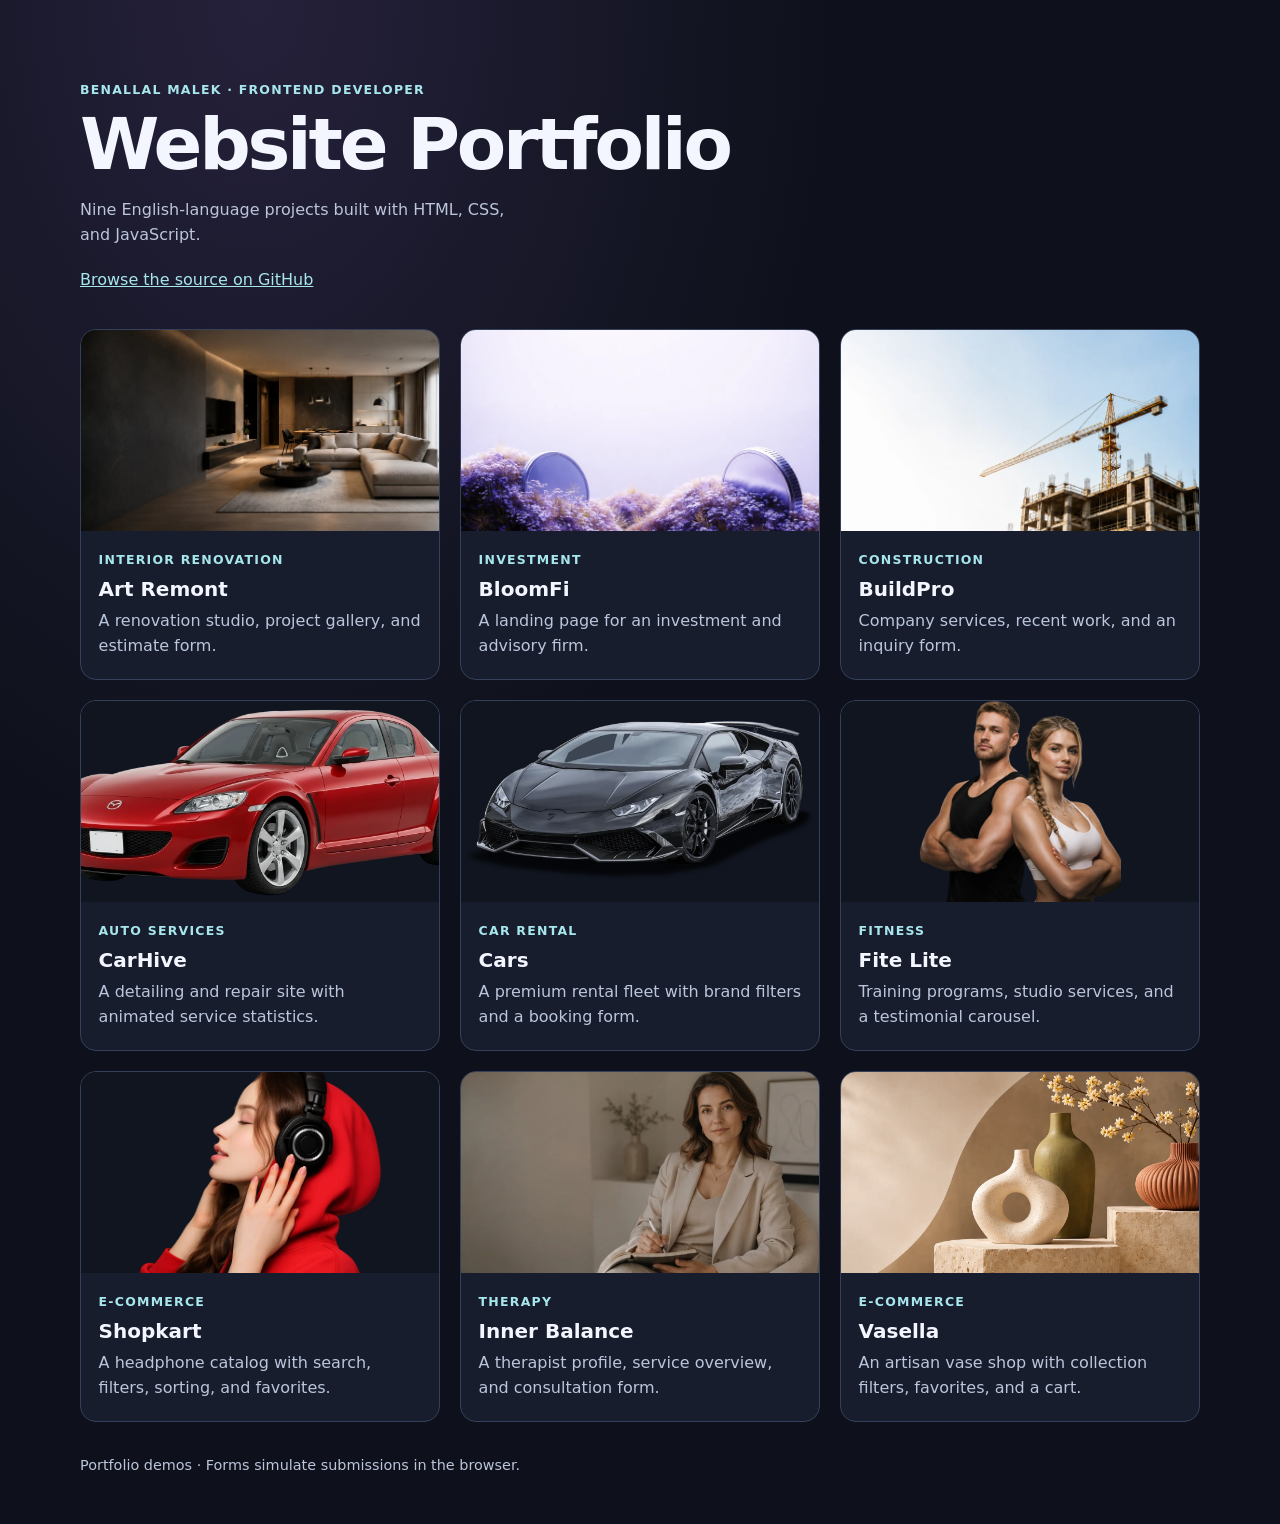
<file: index.html>
<!doctype html>
<html lang="en">
<head>
  <meta charset="utf-8">
  <meta name="viewport" content="width=device-width, initial-scale=1">
  <meta name="description" content="Nine website demos built with HTML, CSS, and JavaScript by Benallal Malek.">
  <title>Website Portfolio | Benallal Malek</title>
  <style>
    :root {
      color-scheme: dark;
      --background: #0e111b;
      --card: #171d2d;
      --border: #35405a;
      --text: #f4f6ff;
      --muted: #bbc5db;
      --accent: #a7e6ed;
    }
    * { box-sizing: border-box; }
    body {
      margin: 0;
      background: radial-gradient(ellipse at 20% 0, #25213b 0, transparent 36rem), var(--background);
      color: var(--text);
      font: 1rem/1.55 system-ui, sans-serif;
    }
    .wrap { width: min(70rem, calc(100% - 2rem)); margin-inline: auto; }
    header { padding-block: clamp(2.5rem, 8vw, 5rem) 2.25rem; }
    .byline, .category {
      color: var(--accent);
      font-size: .78rem;
      font-weight: 700;
      letter-spacing: .1em;
      text-transform: uppercase;
    }
    .byline { margin: 0 0 .45rem; }
    h1 {
      margin: 0;
      font-size: clamp(2.1rem, 6vw, 4.5rem);
      line-height: 1.05;
      letter-spacing: -.045em;
    }
    .intro { max-width: 42ch; margin-bottom: 1.25rem; color: var(--muted); }
    a { color: var(--accent); }
    a:focus-visible { outline: 3px solid var(--accent); outline-offset: 3px; }
    .grid {
      display: grid;
      grid-template-columns: repeat(auto-fit, minmax(min(100%, 17rem), 1fr));
      gap: 1.25rem;
      padding: 0;
      margin: 0;
      list-style: none;
    }
    .grid a {
      display: flex;
      flex-direction: column;
      height: 100%;
      overflow: hidden;
      border: 1px solid var(--border);
      border-radius: 1rem;
      background: var(--card);
      color: inherit;
      text-decoration: none;
    }
    .grid a:hover { border-color: var(--accent); }
    .grid img {
      display: block;
      width: 100%;
      aspect-ratio: 16/9;
      object-fit: cover;
      background: #101520;
    }
    .grid .contained { object-fit: contain; }
    .card-copy { flex: 1; padding: 1rem 1.1rem 1.25rem; }
    .card-copy h2 { margin: .15rem 0 .25rem; font-size: 1.25rem; }
    .card-copy p { margin: 0; color: var(--muted); }
    footer { padding-block: 2rem 3rem; color: var(--muted); font-size: .9rem; }
  </style>
</head>
<body>
  <header class="wrap">
    <p class="byline">Benallal Malek · Frontend developer</p>
    <h1>Website Portfolio</h1>
    <p class="intro">Nine English-language projects built with HTML, CSS, and JavaScript.</p>
    <a href="https://github.com/Benallal-Malek/website-portfolio">Browse the source on GitHub</a>
  </header>
  <main class="wrap">
    <ul class="grid" aria-label="Website demos">
      <li><a href="projects/art-remont/">
        <img src="projects/art-remont/assets/hero.webp" alt="">
        <div class="card-copy">
          <span class="category">Interior renovation</span>
          <h2>Art Remont</h2>
          <p>A renovation studio, project gallery, and estimate form.</p>
        </div>
      </a></li>
      <li><a href="projects/bloomfy/">
        <img src="projects/bloomfy/assets/hero.webp" alt="">
        <div class="card-copy">
          <span class="category">Investment</span>
          <h2>BloomFi</h2>
          <p>A landing page for an investment and advisory firm.</p>
        </div>
      </a></li>
      <li><a href="projects/buildpro/">
        <img src="projects/buildpro/assets/hero.webp" alt="">
        <div class="card-copy">
          <span class="category">Construction</span>
          <h2>BuildPro</h2>
          <p>Company services, recent work, and an inquiry form.</p>
        </div>
      </a></li>
      <li><a href="projects/carhive/">
        <img src="projects/carhive/assets/1.webp" alt="" loading="lazy">
        <div class="card-copy">
          <span class="category">Auto services</span>
          <h2>CarHive</h2>
          <p>A detailing and repair site with animated service statistics.</p>
        </div>
      </a></li>
      <li><a href="projects/cars/">
        <img src="projects/cars/assets/main-car.webp" alt="" loading="lazy" class="contained">
        <div class="card-copy">
          <span class="category">Car rental</span>
          <h2>Cars</h2>
          <p>A premium rental fleet with brand filters and a booking form.</p>
        </div>
      </a></li>
      <li><a href="projects/fite-lite/">
        <img src="projects/fite-lite/assets/header.webp" alt="" loading="lazy" class="contained">
        <div class="card-copy">
          <span class="category">Fitness</span>
          <h2>Fite Lite</h2>
          <p>Training programs, studio services, and a testimonial carousel.</p>
        </div>
      </a></li>
      <li><a href="projects/head-phones/">
        <img src="projects/head-phones/assets/hero.webp" alt="" loading="lazy">
        <div class="card-copy">
          <span class="category">E-commerce</span>
          <h2>Shopkart</h2>
          <p>A headphone catalog with search, filters, sorting, and favorites.</p>
        </div>
      </a></li>
      <li><a href="projects/iner-balance/">
        <img src="projects/iner-balance/assets/hero.webp" alt="" loading="lazy">
        <div class="card-copy">
          <span class="category">Therapy</span>
          <h2>Inner Balance</h2>
          <p>A therapist profile, service overview, and consultation form.</p>
        </div>
      </a></li>
      <li><a href="projects/vasella/">
        <img src="projects/vasella/assets/images/hero.webp" alt="" loading="lazy">
        <div class="card-copy">
          <span class="category">E-commerce</span>
          <h2>Vasella</h2>
          <p>An artisan vase shop with collection filters, favorites, and a cart.</p>
        </div>
      </a></li>
    </ul>
  </main>
  <footer class="wrap">Portfolio demos · Forms simulate submissions in the browser.</footer>
</body>
</html>
</file>
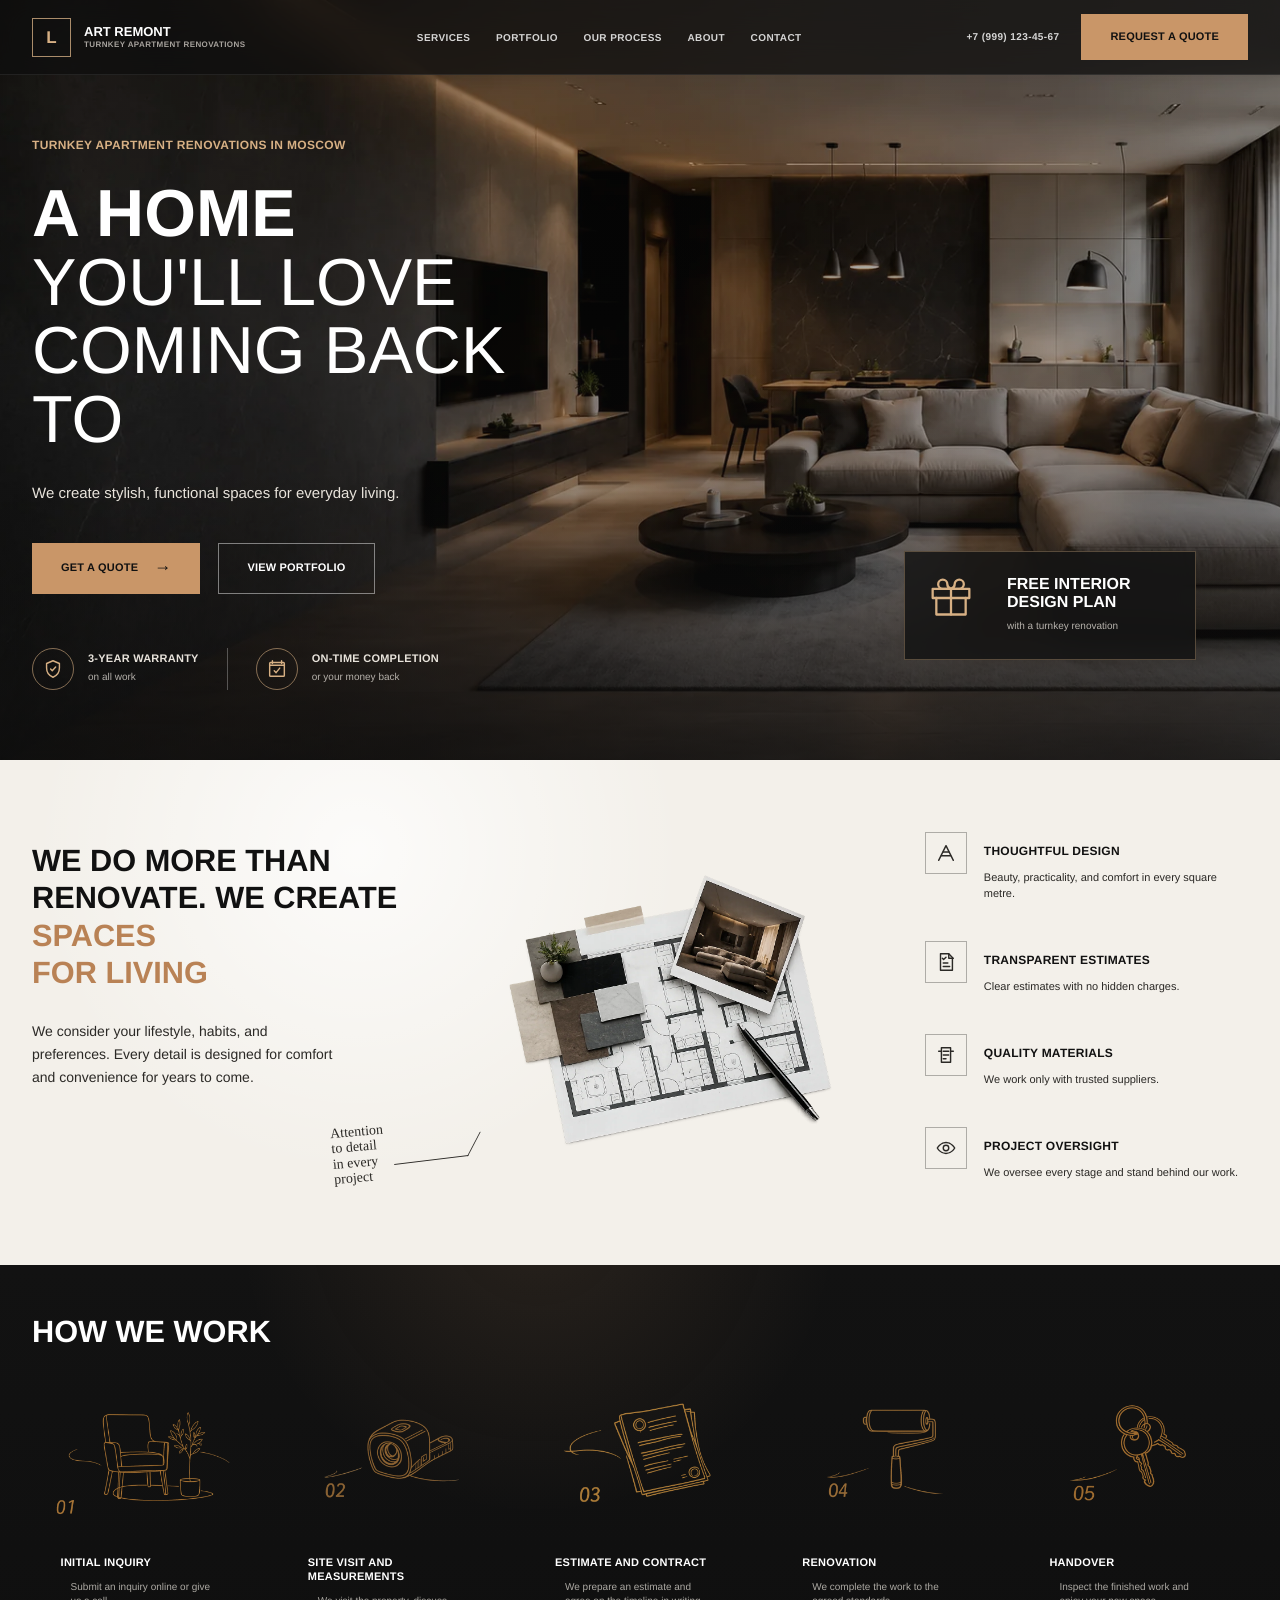
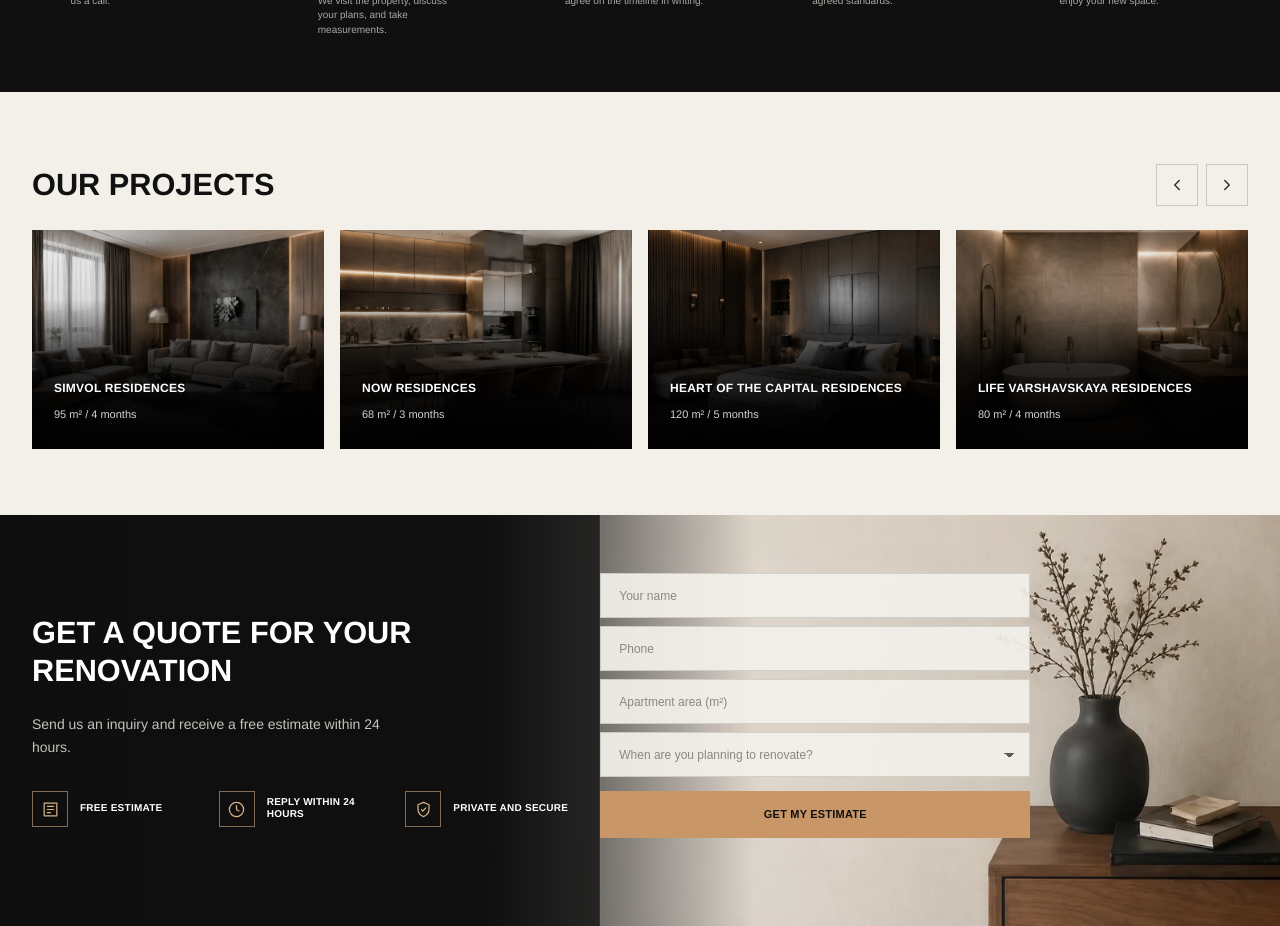
<file: projects/art-remont/index.html>
<!DOCTYPE html>
<html lang="en">
<head>
  <meta charset="utf-8">
  <meta name="viewport" content="width=device-width, initial-scale=1">
  <title>ART REMONT | Turnkey Apartment Renovations</title>
  <meta name="description" content="Premium turnkey apartment renovations in Moscow, from design and estimates to contracts, scheduling, and handover.">
  <style>
    :root {
      --dark: #0e0e0e;
      --dark-2: #151515;
      --dark-3: #1b1a18;
      --stone: #f3f0ea;
      --stone-2: #ece8e1;
      --stone-3: #ded8cd;
      --accent: #c99668;
      --accent-2: #d7b084;
      --accent-3: #b98255;
      --text: #ffffff;
      --text-soft: #e8e3db;
      --ink: #111111;
      --ink-2: #2b2926;
      --muted: #8e877e;
      --muted-2: #a69e95;
      --line-dark: rgba(255, 255, 255, 0.16);
      --line-light: rgba(17, 17, 17, 0.14);
      --container: 1220px;
      --ease: cubic-bezier(0.22, 1, 0.36, 1);
    }

    * {
      box-sizing: border-box;
    }

    html {
      scroll-behavior: smooth;
    }

    body {
      margin: 0;
      min-width: 320px;
      color: var(--ink);
      background: var(--stone);
      font-family: Inter, Manrope, Montserrat, "Segoe UI", Arial, sans-serif;
      line-height: 1.5;
      text-rendering: geometricPrecision;
    }

    body.menu-open {
      overflow: hidden;
    }

    img {
      display: block;
      max-width: 100%;
    }

    a {
      color: inherit;
      text-decoration: none;
    }

    button,
    input,
    select {
      font: inherit;
    }

    .page {
      overflow: hidden;
      background: var(--stone);
    }

    .container {
      width: min(calc(100% - 64px), var(--container));
      margin: 0 auto;
    }

    .site-header {
      position: fixed;
      z-index: 50;
      top: 0;
      left: 0;
      width: 100%;
      color: var(--text);
      background: rgba(14, 14, 14, 0.72);
      border-bottom: 1px solid rgba(255, 255, 255, 0.08);
      backdrop-filter: blur(18px);
    }

    .header-inner {
      display: grid;
      grid-template-columns: 220px 1fr auto;
      align-items: center;
      min-height: 74px;
      gap: 22px;
    }

    .brand {
      display: inline-flex;
      align-items: center;
      gap: 13px;
      min-width: 0;
    }

    .brand-mark {
      display: grid;
      width: 39px;
      height: 39px;
      place-items: center;
      border: 1px solid rgba(215, 176, 132, 0.78);
      color: var(--accent-2);
      font-size: 17px;
      font-weight: 600;
      line-height: 1;
    }

    .brand-text {
      display: grid;
      gap: 2px;
    }

    .brand-name {
      font-size: 13px;
      font-weight: 800;
      line-height: 1;
      text-transform: uppercase;
    }

    .brand-subtitle {
      color: rgba(232, 227, 219, 0.7);
      font-size: 8px;
      font-weight: 600;
      letter-spacing: 0.4px;
      line-height: 1.2;
      text-transform: uppercase;
      white-space: nowrap;
    }

    .nav {
      justify-self: center;
    }

    .nav-list {
      display: flex;
      align-items: center;
      gap: clamp(18px, 2vw, 36px);
      margin: 0;
      padding: 0;
      list-style: none;
    }

    .nav-link,
    .phone-link {
      position: relative;
      color: rgba(255, 255, 255, 0.82);
      font-size: 10px;
      font-weight: 700;
      letter-spacing: 0.4px;
      text-transform: uppercase;
      transition: color 180ms var(--ease);
    }

    .nav-link::after {
      position: absolute;
      right: 0;
      bottom: -7px;
      left: 0;
      height: 1px;
      content: "";
      background: var(--accent);
      transform: scaleX(0);
      transform-origin: center;
      transition: transform 220ms var(--ease);
    }

    .nav-link:hover,
    .phone-link:hover {
      color: #fff;
    }

    .nav-link:hover::after {
      transform: scaleX(1);
    }

    .header-actions {
      display: flex;
      align-items: center;
      justify-content: flex-end;
      gap: 22px;
    }

    .btn {
      display: inline-flex;
      align-items: center;
      justify-content: center;
      min-height: 46px;
      border: 1px solid transparent;
      border-radius: 0;
      cursor: pointer;
      font-size: 11px;
      font-weight: 800;
      letter-spacing: 0.2px;
      line-height: 1;
      text-align: center;
      text-transform: uppercase;
      transition:
        background-color 180ms var(--ease),
        border-color 180ms var(--ease),
        color 180ms var(--ease),
        transform 180ms var(--ease);
      white-space: nowrap;
    }

    .btn-primary {
      padding: 16px 28px;
      color: #111;
      background: var(--accent);
      border-color: var(--accent);
    }

    .btn-primary:hover {
      background: var(--accent-2);
      border-color: var(--accent-2);
      transform: translateY(-1px);
    }

    .btn-secondary {
      padding: 16px 28px;
      color: #fff;
      background: transparent;
      border-color: rgba(255, 255, 255, 0.45);
    }

    .btn-secondary:hover {
      background: rgba(255, 255, 255, 0.08);
      border-color: #fff;
      transform: translateY(-1px);
    }

    .btn-arrow {
      gap: 16px;
    }

    .btn-arrow::after {
      content: "→";
      font-size: 17px;
      line-height: 1;
      transform: translateY(-1px);
    }

    .menu-toggle {
      display: none;
      width: 46px;
      height: 46px;
      padding: 0;
      color: #fff;
      background: transparent;
      border: 1px solid rgba(255, 255, 255, 0.24);
      cursor: pointer;
    }

    .menu-toggle span {
      display: block;
      width: 18px;
      height: 1px;
      margin: 0 auto;
      background: currentColor;
      transition:
        transform 220ms var(--ease),
        opacity 220ms var(--ease);
    }

    .menu-toggle span + span {
      margin-top: 6px;
    }

    .menu-toggle[aria-expanded="true"] span:nth-child(1) {
      transform: translateY(7px) rotate(45deg);
    }

    .menu-toggle[aria-expanded="true"] span:nth-child(2) {
      opacity: 0;
    }

    .menu-toggle[aria-expanded="true"] span:nth-child(3) {
      transform: translateY(-7px) rotate(-45deg);
    }

    .mobile-panel {
      display: none;
    }

    .hero {
      position: relative;
      min-height: 690px;
      padding: 112px 0 70px;
      color: var(--text);
      background:
        radial-gradient(circle at 72% 16%, rgba(201, 150, 104, 0.12), transparent 32%),
        linear-gradient(180deg, var(--dark), var(--dark-2));
    }

    .hero-bg {
      position: absolute;
      top: 0;
      right: 0;
      left: 0;
      bottom: 0;
      width: 100%;
      overflow: hidden;
    }

    .hero-bg img {
      width: 100%;
      height: 100%;
      object-fit: cover;
      object-position: center;
      opacity: 0.9;
    }

    .hero-bg::before,
    .hero-bg::after {
      position: absolute;
      inset: 0;
      content: "";
      pointer-events: none;
    }

    .hero-bg::before {
      background: linear-gradient(90deg, #0e0e0e 0%, rgba(14, 14, 14, 0.66) 26%, rgba(14, 14, 14, 0.04) 62%);
    }

    .hero-bg::after {
      background:
        linear-gradient(180deg, rgba(14, 14, 14, 0.18), rgba(14, 14, 14, 0.48)),
        linear-gradient(0deg, rgba(14, 14, 14, 0.64), transparent 38%);
    }

    .hero-inner {
      position: relative;
      z-index: 2;
      display: grid;
      min-height: 508px;
      grid-template-columns: minmax(360px, 520px) 1fr;
      align-items: end;
      gap: 40px;
    }

    .hero-copy {
      align-self: center;
      padding-top: 24px;
    }

    .eyebrow {
      margin: 0 0 26px;
      color: var(--accent-2);
      font-size: 12px;
      font-weight: 700;
      letter-spacing: 0.35px;
      text-transform: uppercase;
    }

    .hero-title {
      margin: 0;
      color: #fff;
      font-size: clamp(42px, 5.2vw, 72px);
      font-weight: 400;
      letter-spacing: 0;
      line-height: 1.03;
      text-transform: uppercase;
    }

    .hero-title strong {
      display: block;
      font-weight: 800;
    }

    .hero-title span {
      display: block;
    }

    .hero-lead {
      max-width: 390px;
      margin: 28px 0 0;
      color: var(--text-soft);
      font-size: 15px;
      line-height: 1.65;
    }

    .hero-ctas {
      display: flex;
      flex-wrap: wrap;
      gap: 18px;
      margin-top: 36px;
    }

    .hero-metrics {
      display: flex;
      max-width: 490px;
      margin-top: 54px;
      color: var(--text-soft);
    }

    .metric {
      display: grid;
      grid-template-columns: 42px 1fr;
      align-items: center;
      gap: 14px;
      min-width: 0;
      padding-right: 28px;
    }

    .metric + .metric {
      padding-left: 28px;
      border-left: 1px solid rgba(255, 255, 255, 0.28);
    }

    .metric-icon,
    .benefit-icon,
    .cta-feature-icon {
      display: grid;
      width: 42px;
      height: 42px;
      place-items: center;
      color: var(--accent-2);
      border: 1px solid rgba(215, 176, 132, 0.58);
      border-radius: 50%;
    }

    .metric svg,
    .benefit svg,
    .gift-card svg,
    .cta-feature svg {
      width: 22px;
      height: 22px;
      fill: none;
      stroke: currentColor;
      stroke-width: 1.55;
      stroke-linecap: round;
      stroke-linejoin: round;
    }

    .metric-title,
    .benefit-title,
    .step-title,
    .project-name,
    .cta-feature-title {
      display: block;
      font-size: 11px;
      font-weight: 800;
      letter-spacing: 0.25px;
      line-height: 1.25;
      text-transform: uppercase;
    }

    .metric-text,
    .benefit-text,
    .step-text,
    .project-meta,
    .cta-feature-text {
      display: block;
      margin-top: 4px;
      color: rgba(232, 227, 219, 0.75);
      font-size: 10px;
      line-height: 1.45;
    }

    .gift-card {
      position: absolute;
      right: 52px;
      bottom: 30px;
      z-index: 3;
      display: grid;
      max-width: 292px;
      grid-template-columns: 58px 1fr;
      gap: 20px;
      padding: 24px;
      color: #fff;
      background: rgba(20, 20, 20, 0.86);
      border: 1px solid rgba(215, 176, 132, 0.34);
      backdrop-filter: blur(12px);
    }

    .gift-card svg {
      width: 44px;
      height: 44px;
      color: var(--accent-2);
      stroke-width: 1.25;
    }

    .gift-title {
      display: block;
      font-size: 16px;
      font-weight: 800;
      line-height: 1.15;
      text-transform: uppercase;
    }

    .gift-text {
      display: block;
      margin-top: 8px;
      color: rgba(232, 227, 219, 0.76);
      font-size: 10px;
      line-height: 1.45;
    }

    .section {
      padding: 72px 0;
    }

    .section-light {
      color: var(--ink);
      background:
        radial-gradient(circle at 28% 18%, rgba(255, 255, 255, 0.76), transparent 32%),
        var(--stone);
    }

    .section-title {
      margin: 0;
      font-size: clamp(25px, 2.4vw, 34px);
      font-weight: 800;
      letter-spacing: 0;
      line-height: 1.22;
      text-transform: uppercase;
    }

    .section-title .accent {
      color: var(--accent-3);
    }

    .philosophy-grid {
      display: grid;
      grid-template-columns: minmax(390px, 1fr) minmax(330px, 1.2fr) minmax(280px, 0.9fr);
      align-items: center;
      gap: 36px;
    }

    .philosophy-copy {
      min-width: 0;
    }

    .section-title .title-line {
      display: block;
      white-space: nowrap;
    }

    .philosophy-copy p {
      max-width: 310px;
      margin: 28px 0 0;
      color: var(--ink-2);
      font-size: 14px;
      line-height: 1.65;
    }

    .signature-note {
      display: inline-grid;
      grid-template-columns: auto 72px;
      align-items: center;
      gap: 16px;
      margin-top: 32px;
      margin-left: 300px;
      color: var(--ink-2);
      font-family: "Segoe Print", "Comic Sans MS", cursive;
      font-size: 14px;
      line-height: 1.1;
      transform: rotate(-5deg);
    }

    .signature-note::after {
      width: 72px;
      height: 22px;
      content: "";
      border-bottom: 1px solid var(--ink-2);
      border-right: 1px solid var(--ink-2);
      transform: skewX(-34deg) rotate(-2deg);
    }

    .moodboard {
      position: relative;
    }

    .moodboard img {
      width: 100%;
      aspect-ratio: 1.48;
      object-fit: cover;
      object-position: center;
      filter: saturate(0.96) contrast(1.02);
    }

    .benefits {
      display: grid;
      gap: 27px;
    }

    .benefit {
      display: grid;
      grid-template-columns: 42px 1fr;
      gap: 17px;
      align-items: start;
    }

    .benefit-icon {
      color: var(--ink-2);
      border-color: rgba(43, 41, 38, 0.34);
      border-radius: 0;
    }

    .benefit-title {
      color: var(--ink);
      font-size: 12px;
    }

    .benefit-text {
      color: var(--ink-2);
      font-size: 11px;
    }

    .process {
      padding: 48px 0 54px;
      color: #fff;
      background:
        radial-gradient(circle at 42% -12%, rgba(201, 150, 104, 0.12), transparent 34%),
        linear-gradient(180deg, #121212, #0f0f0f);
    }

    .process .section-title {
      color: #fff;
      margin-bottom: 36px;
    }

    .process-grid {
      position: relative;
      display: grid;
      grid-template-columns: repeat(5, minmax(0, 1fr));
      gap: 20px;
    }

    .step {
      position: relative;
      z-index: 1;
      min-width: 0;
    }

    .step-image {
      position: relative;
      height: 145px;
      margin-bottom: 26px;
      overflow: hidden;
    }

    .step-image img {
      width: 100%;
      height: 100%;
      object-fit: contain;
      object-position: center;
      mix-blend-mode: screen;
      opacity: 0.82;
      filter: saturate(0.86) contrast(1.08);
    }

    .step-title {
      width: min(100%, 170px);
      margin: 0 auto;
      color: #fff;
      font-size: 11px;
    }

    .step-text {
      width: min(100%, 170px);
      max-width: 150px;
      margin: 10px auto 0;
      color: rgba(232, 227, 219, 0.72);
      font-size: 10px;
    }

    .portfolio {
      background: var(--stone);
      padding-bottom: 66px;
    }

    .section-head {
      display: flex;
      align-items: center;
      justify-content: space-between;
      gap: 24px;
      margin-bottom: 24px;
    }

    .portfolio-controls {
      display: flex;
      gap: 8px;
    }

    .icon-btn {
      display: grid;
      width: 42px;
      height: 42px;
      place-items: center;
      color: var(--ink-2);
      background: transparent;
      border: 1px solid rgba(43, 41, 38, 0.2);
      cursor: pointer;
      transition:
        border-color 180ms var(--ease),
        background-color 180ms var(--ease),
        transform 180ms var(--ease);
    }

    .icon-btn:hover {
      background: rgba(17, 17, 17, 0.04);
      border-color: rgba(43, 41, 38, 0.45);
      transform: translateY(-1px);
    }

    .icon-btn svg {
      width: 18px;
      height: 18px;
      fill: none;
      stroke: currentColor;
      stroke-width: 1.8;
      stroke-linecap: round;
      stroke-linejoin: round;
    }

    .portfolio-track {
      display: grid;
      grid-template-columns: repeat(4, minmax(0, 1fr));
      gap: 16px;
    }

    .project-card {
      position: relative;
      min-height: 196px;
      overflow: hidden;
      color: #fff;
      background: #111;
    }

    .project-card img {
      width: 100%;
      height: 100%;
      min-height: 196px;
      object-fit: cover;
      transition: transform 700ms var(--ease);
    }

    .project-card::after {
      position: absolute;
      inset: 0;
      content: "";
      background:
        linear-gradient(180deg, rgba(0, 0, 0, 0.06) 0%, rgba(0, 0, 0, 0.18) 52%, rgba(0, 0, 0, 0.42) 100%);
    }

    .project-card:hover img {
      transform: scale(1.035);
    }

    .project-info {
      position: absolute;
      z-index: 1;
      right: 0;
      bottom: 0;
      left: 0;
      padding: 70px 22px 14px;
      background: linear-gradient(180deg, transparent 0%, rgba(0, 0, 0, 0.74) 44%, rgba(0, 0, 0, 0.98) 100%);
    }

    .project-name {
      font-size: 12px;
      color: #fff;
    }

    .project-meta {
      color: rgba(255, 255, 255, 0.82);
      font-size: 11px;
    }

    .cta-section {
      position: relative;
      color: #fff;
      background: #111;
    }

    .cta-section::before {
      position: absolute;
      inset: 0;
      content: "";
      background:
        linear-gradient(90deg, rgba(14, 14, 14, 0.98) 0%, rgba(14, 14, 14, 0.9) 38%, rgba(243, 240, 234, 0.18) 59%, rgba(243, 240, 234, 0) 100%),
        url("assets/call.webp") center / cover no-repeat;
    }

    .cta-inner {
      position: relative;
      z-index: 1;
      display: grid;
      min-height: 344px;
      grid-template-columns: minmax(320px, 0.9fr) minmax(360px, 0.74fr);
      align-items: center;
      gap: 42px;
      padding: 58px 0;
    }

    .cta-copy .section-title {
      max-width: 460px;
      color: #fff;
    }

    .cta-copy p {
      max-width: 390px;
      margin: 24px 0 0;
      color: rgba(232, 227, 219, 0.84);
      font-size: 14px;
      line-height: 1.65;
    }

    .cta-features {
      display: grid;
      grid-template-columns: repeat(3, minmax(0, 1fr));
      gap: 20px;
      max-width: 540px;
      margin-top: 32px;
    }

    .cta-feature {
      display: grid;
      grid-template-columns: 36px 1fr;
      gap: 12px;
      align-items: center;
      min-width: 0;
    }

    .cta-feature-icon {
      width: 36px;
      height: 36px;
      color: var(--accent-2);
      border-radius: 0;
    }

    .cta-feature svg {
      width: 19px;
      height: 19px;
    }

    .cta-feature-title {
      color: #fff;
      font-size: 10px;
    }

    .cta-feature-text {
      color: rgba(232, 227, 219, 0.72);
      font-size: 9px;
    }

    .lead-form {
      width: 100%;
      max-width: 430px;
      justify-self: start;
      margin-left: -118px;
      padding: 0;
    }

    .field {
      position: relative;
      margin-bottom: 8px;
    }

    .field input,
    .field select {
      width: 100%;
      height: 45px;
      padding: 0 18px;
      color: var(--ink);
      background: rgba(243, 240, 234, 0.93);
      border: 1px solid rgba(17, 17, 17, 0.14);
      border-radius: 0;
      outline: none;
      font-size: 12px;
      transition:
        border-color 160ms var(--ease),
        background-color 160ms var(--ease);
    }

    .field select {
      appearance: none;
      background-image:
        linear-gradient(45deg, transparent 50%, #5f5951 50%),
        linear-gradient(135deg, #5f5951 50%, transparent 50%);
      background-position:
        calc(100% - 20px) 20px,
        calc(100% - 15px) 20px;
      background-size: 5px 5px, 5px 5px;
      background-repeat: no-repeat;
      color: var(--muted);
    }

    .field input::placeholder {
      color: var(--muted);
    }

    .field input:focus,
    .field select:focus {
      background: #fff;
      border-color: var(--accent);
    }

    .field.error input,
    .field.error select {
      border-color: #a9543c;
    }

    .form-submit {
      width: 100%;
      height: 47px;
      margin-top: 6px;
    }

    .privacy {
      display: flex;
      gap: 9px;
      align-items: center;
      margin: 14px 0 0;
      color: rgba(232, 227, 219, 0.74);
      font-size: 10px;
      line-height: 1.35;
    }

    .privacy svg {
      flex: 0 0 auto;
      width: 14px;
      height: 14px;
      fill: none;
      stroke: var(--accent-2);
      stroke-width: 1.6;
      stroke-linecap: round;
      stroke-linejoin: round;
    }

    .form-message {
      min-height: 18px;
      margin-top: 12px;
      color: var(--accent-2);
      font-size: 12px;
      line-height: 1.45;
    }

    @media (max-width: 1120px) {
      .container {
        width: min(calc(100% - 44px), var(--container));
      }

      .header-inner {
        grid-template-columns: 205px 1fr auto;
      }

      .nav-list {
        gap: 18px;
      }

      .header-actions {
        gap: 14px;
      }

      .phone-link {
        display: none;
      }

      .hero {
        min-height: 650px;
      }

      .hero-bg {
        width: 78vw;
      }

      .philosophy-grid {
        grid-template-columns: 0.9fr 1.2fr;
        gap: 34px;
      }

      .benefits {
        grid-column: 1 / -1;
        grid-template-columns: repeat(4, minmax(0, 1fr));
        gap: 18px;
      }

      .benefit {
        grid-template-columns: 1fr;
      }

      .process-grid {
        gap: 14px;
      }

      .step-image {
        height: 122px;
      }

      .cta-inner {
        gap: 38px;
        grid-template-columns: 0.85fr 1fr;
      }

      .cta-features {
        grid-template-columns: 1fr;
      }

      .lead-form {
        max-width: 430px;
        margin-left: -48px;
      }
    }

    @media (max-width: 860px) {
      .site-header {
        background: rgba(14, 14, 14, 0.84);
      }

      .header-inner {
        display: flex;
        min-height: 68px;
        justify-content: space-between;
      }

      .nav,
      .header-actions {
        display: none;
      }

      .menu-toggle {
        display: block;
      }

      .mobile-panel {
        position: fixed;
        z-index: 45;
        top: 68px;
        right: 0;
        left: 0;
        display: block;
        padding: 28px 22px 32px;
        color: #fff;
        background: rgba(14, 14, 14, 0.97);
        border-bottom: 1px solid rgba(255, 255, 255, 0.12);
        transform: translateY(-120%);
        transition: transform 280ms var(--ease);
        backdrop-filter: blur(18px);
      }

      .mobile-panel.is-open {
        transform: translateY(0);
      }

      .mobile-panel .nav-list {
        display: grid;
        gap: 18px;
      }

      .mobile-panel .nav-link {
        font-size: 14px;
      }

      .mobile-actions {
        display: grid;
        gap: 16px;
        margin-top: 30px;
      }

      .mobile-actions .phone-link {
        display: inline-block;
        color: #fff;
        font-size: 13px;
      }

      .mobile-actions .btn {
        width: 100%;
      }

      .hero {
        min-height: auto;
        padding: 92px 0 42px;
      }

      .hero-bg {
        top: 68px;
        bottom: auto;
        width: 100%;
        height: 420px;
        opacity: 0.72;
      }

      .hero-bg img {
        object-position: center;
      }

      .hero-bg::before {
        background: linear-gradient(180deg, rgba(14, 14, 14, 0.24), #0e0e0e 88%);
      }

      .hero-bg::after {
        background: linear-gradient(90deg, rgba(14, 14, 14, 0.5), rgba(14, 14, 14, 0.16));
      }

      .hero-inner {
        display: block;
        min-height: 0;
      }

      .hero-copy {
        max-width: 620px;
        padding-top: 130px;
      }

      .hero-lead {
        max-width: 510px;
      }

      .gift-card {
        position: relative;
        right: auto;
        bottom: auto;
        max-width: none;
        margin-top: 34px;
      }

      .section {
        padding: 54px 0;
      }

      .philosophy-grid {
        grid-template-columns: 1fr;
      }

      .section-title .title-line {
        white-space: normal;
      }

      .philosophy-copy p {
        max-width: 540px;
      }

      .moodboard {
        max-width: 640px;
      }

      .benefits {
        grid-template-columns: repeat(2, minmax(0, 1fr));
      }

      .process {
        padding: 44px 0;
      }

      .process-grid {
        grid-template-columns: repeat(2, minmax(0, 1fr));
        gap: 28px 22px;
      }

      .step-image {
        height: 142px;
      }

      .step-text {
        max-width: 230px;
      }

      .portfolio-track {
        display: flex;
        gap: 14px;
        margin-right: calc((100vw - 100%) / -2);
        padding-right: 22px;
        overflow-x: auto;
        scroll-behavior: smooth;
        scroll-snap-type: x mandatory;
        scrollbar-width: none;
      }

      .portfolio-track::-webkit-scrollbar {
        display: none;
      }

      .project-card {
        flex: 0 0 min(76vw, 330px);
        scroll-snap-align: start;
      }

      .cta-section::before {
        background:
          linear-gradient(180deg, rgba(14, 14, 14, 0.98), rgba(14, 14, 14, 0.88) 58%, rgba(14, 14, 14, 0.66)),
          url("assets/call.webp") left center / cover no-repeat;
      }

      .cta-inner {
        grid-template-columns: 1fr;
        gap: 34px;
        padding: 48px 0;
      }

      .lead-form {
        max-width: none;
        justify-self: stretch;
        margin-left: 0;
      }
    }

    @media (max-width: 560px) {
      .container {
        width: min(calc(100% - 32px), var(--container));
      }

      .brand-mark {
        width: 36px;
        height: 36px;
      }

      .brand-subtitle {
        white-space: normal;
      }

      .hero {
        padding-bottom: 34px;
      }

      .hero-copy {
        padding-top: 96px;
      }

      .eyebrow {
        margin-bottom: 18px;
        font-size: 10px;
      }

      .hero-title {
        font-size: clamp(36px, 11vw, 46px);
      }

      .hero-lead {
        font-size: 14px;
      }

      .hero-ctas {
        display: grid;
        gap: 12px;
      }

      .btn {
        width: 100%;
        min-height: 48px;
      }

      .hero-metrics {
        display: grid;
        gap: 16px;
        margin-top: 34px;
      }

      .metric,
      .metric + .metric {
        padding: 0;
        border-left: 0;
      }

      .gift-card {
        grid-template-columns: 46px 1fr;
        gap: 16px;
        padding: 18px;
      }

      .gift-card svg {
        width: 36px;
        height: 36px;
      }

      .section-title {
        font-size: 24px;
      }

      .signature-note {
        grid-template-columns: auto;
        gap: 8px;
        font-size: 13px;
        margin-left: 0;
      }

      .signature-note::after {
        width: 54px;
      }

      .benefits,
      .process-grid {
        grid-template-columns: 1fr;
      }

      .benefit {
        grid-template-columns: 42px 1fr;
      }

      .step-image {
        height: 132px;
      }

      .section-head {
        align-items: flex-start;
        flex-direction: column;
      }

      .portfolio-controls {
        align-self: flex-end;
      }

      .project-card {
        flex-basis: 84vw;
      }

      .cta-features {
        gap: 14px;
      }
    }
  </style>
</head>
<body>
  <div class="page">
    <header class="site-header" id="top">
      <div class="container header-inner">
        <a class="brand" href="#top" aria-label="ART REMONT">
          <span class="brand-mark">L</span>
          <span class="brand-text">
            <span class="brand-name">ART REMONT</span>
            <span class="brand-subtitle">Turnkey apartment renovations</span>
          </span>
        </a>

        <nav class="nav" aria-label="Main navigation">
          <ul class="nav-list">
            <li><a class="nav-link" href="#services">Services</a></li>
            <li><a class="nav-link" href="#portfolio">Portfolio</a></li>
            <li><a class="nav-link" href="#process">Our Process</a></li>
            <li><a class="nav-link" href="#about">About</a></li>
            <li><a class="nav-link" href="#contacts">Contact</a></li>
          </ul>
        </nav>

        <div class="header-actions">
          <a class="phone-link" href="tel:+79991234567">+7 (999) 123-45-67</a>
          <a class="btn btn-primary" href="#contacts">Request a Quote</a>
        </div>

        <button class="menu-toggle" type="button" aria-label="Open menu" aria-expanded="false" aria-controls="mobile-menu">
          <span></span>
          <span></span>
          <span></span>
        </button>
      </div>
    </header>

    <div class="mobile-panel" id="mobile-menu" aria-hidden="true">
      <ul class="nav-list">
        <li><a class="nav-link" href="#services">Services</a></li>
        <li><a class="nav-link" href="#portfolio">Portfolio</a></li>
        <li><a class="nav-link" href="#process">Our Process</a></li>
        <li><a class="nav-link" href="#about">About</a></li>
        <li><a class="nav-link" href="#contacts">Contact</a></li>
      </ul>
      <div class="mobile-actions">
        <a class="phone-link" href="tel:+79991234567">+7 (999) 123-45-67</a>
        <a class="btn btn-primary" href="#contacts">Request a Quote</a>
      </div>
    </div>

    <main>
      <section class="hero" aria-labelledby="hero-title">
        <div class="hero-bg" aria-hidden="true">
          <img src="assets/hero.webp" alt="">
        </div>

        <div class="container hero-inner">
          <div class="hero-copy">
            <p class="eyebrow">Turnkey apartment renovations in Moscow</p>
            <h1 class="hero-title" id="hero-title">
              <strong>A home</strong>
              <span>you'll love</span>
              <span>coming back to</span>
            </h1>
            <p class="hero-lead">We create stylish, functional spaces for everyday living.</p>

            <div class="hero-ctas">
              <a class="btn btn-primary btn-arrow" href="#contacts">Get a Quote</a>
              <a class="btn btn-secondary" href="#portfolio">View Portfolio</a>
            </div>

            <div class="hero-metrics" aria-label="Benefits">
              <div class="metric">
                <span class="metric-icon" aria-hidden="true">
                  <svg viewbox="0 0 24 24"><path d="M12 3 5 6v5c0 4.5 2.8 8.4 7 10 4.2-1.6 7-5.5 7-10V6l-7-3Z"></path><path d="m9.4 12 1.8 1.8 3.7-4"></path></svg>
                </span>
                <span>
                  <span class="metric-title">3-year warranty</span>
                  <span class="metric-text">on all work</span>
                </span>
              </div>
              <div class="metric">
                <span class="metric-icon" aria-hidden="true">
                  <svg viewbox="0 0 24 24"><path d="M7 3v3"></path><path d="M17 3v3"></path><path d="M4 8h16"></path><path d="M5 5h14a1 1 0 0 1 1 1v13a1 1 0 0 1-1 1H5a1 1 0 0 1-1-1V6a1 1 0 0 1 1-1Z"></path><path d="m9 14 2 2 4-5"></path></svg>
                </span>
                <span>
                  <span class="metric-title">On-time completion</span>
                  <span class="metric-text">or your money back</span>
                </span>
              </div>
            </div>
          </div>

          <aside class="gift-card" aria-label="Renovation package offer">
            <svg viewbox="0 0 24 24" aria-hidden="true"><path d="M20 12v9H4v-9"></path><path d="M2 7h20v5H2z"></path><path d="M12 7v14"></path><path d="M12 7H7.5A2.5 2.5 0 1 1 10 4.5c0 1.9 2 2.5 2 2.5Z"></path><path d="M12 7h4.5A2.5 2.5 0 1 0 14 4.5c0 1.9-2 2.5-2 2.5Z"></path></svg>
            <span>
              <span class="gift-title">Free interior design plan</span>
              <span class="gift-text">with a turnkey renovation</span>
            </span>
          </aside>
        </div>
      </section>

      <section class="section section-light" id="about" aria-labelledby="about-title">
        <div class="container philosophy-grid">
          <div class="philosophy-copy">
            <h2 class="section-title" id="about-title">
              <span class="title-line">We do more than</span>
              <span class="title-line">renovate. We create</span>
              <span class="title-line accent">spaces <br>for living</span>
            </h2>
            <p>We consider your lifestyle, habits, and preferences. Every detail is designed for comfort and convenience for years to come.</p>
            <span class="signature-note">Attention to detail<br>in every project</span>
          </div>

          <div class="moodboard">
            <img src="assets/about.webp" alt="Mood board with an apartment floor plan, materials, and interior references">
          </div>

          <div class="benefits" id="services">
            <article class="benefit">
              <span class="benefit-icon" aria-hidden="true">
                <svg viewbox="0 0 24 24"><path d="m4 20 8-16 8 16"></path><path d="M7 15h10"></path><path d="M9 11h6"></path></svg>
              </span>
              <div>
                <h3 class="benefit-title">Thoughtful Design</h3>
                <p class="benefit-text">Beauty, practicality, and comfort in every square metre.</p>
              </div>
            </article>
            <article class="benefit">
              <span class="benefit-icon" aria-hidden="true">
                <svg viewbox="0 0 24 24"><path d="M6 3h9l4 4v14H6z"></path><path d="M15 3v5h5"></path><path d="M9 13h5"></path><path d="M9 17h7"></path><path d="m8 8 1.4 1.4L12 6.8"></path></svg>
              </span>
              <div>
                <h3 class="benefit-title">Transparent Estimates</h3>
                <p class="benefit-text">Clear estimates with no hidden charges.</p>
              </div>
            </article>
            <article class="benefit">
              <span class="benefit-icon" aria-hidden="true">
                <svg viewbox="0 0 24 24"><path d="M7 4h10v16H7z"></path><path d="M9 8h6"></path><path d="M9 12h6"></path><path d="M9 16h3"></path><path d="M4 8h3"></path><path d="M17 8h3"></path></svg>
              </span>
              <div>
                <h3 class="benefit-title">Quality Materials</h3>
                <p class="benefit-text">We work only with trusted suppliers.</p>
              </div>
            </article>
            <article class="benefit">
              <span class="benefit-icon" aria-hidden="true">
                <svg viewbox="0 0 24 24"><path d="M2.5 12s3.5-6 9.5-6 9.5 6 9.5 6-3.5 6-9.5 6-9.5-6-9.5-6Z"></path><path d="M12 15a3 3 0 1 0 0-6 3 3 0 0 0 0 6Z"></path></svg>
              </span>
              <div>
                <h3 class="benefit-title">Project Oversight</h3>
                <p class="benefit-text">We oversee every stage and stand behind our work.</p>
              </div>
            </article>
          </div>
        </div>
      </section>

      <section class="process" id="process" aria-labelledby="process-title">
        <div class="container">
          <h2 class="section-title" id="process-title">How We Work</h2>
          <div class="process-grid">
            <article class="step">
              <div class="step-image"><img src="assets/1.webp" alt=""></div>
              <h3 class="step-title">Initial Inquiry</h3>
              <p class="step-text">Submit an inquiry online or give us a call.</p>
            </article>
            <article class="step">
              <div class="step-image"><img src="assets/2.webp" alt=""></div>
              <h3 class="step-title">Site Visit and Measurements</h3>
              <p class="step-text">We visit the property, discuss your plans, and take measurements.</p>
            </article>
            <article class="step">
              <div class="step-image"><img src="assets/3.webp" alt=""></div>
              <h3 class="step-title">Estimate and Contract</h3>
              <p class="step-text">We prepare an estimate and agree on the timeline in writing.</p>
            </article>
            <article class="step">
              <div class="step-image"><img src="assets/4.webp" alt=""></div>
              <h3 class="step-title">Renovation</h3>
              <p class="step-text">We complete the work to the agreed standards.</p>
            </article>
            <article class="step">
              <div class="step-image"><img src="assets/5.webp" alt=""></div>
              <h3 class="step-title">Handover</h3>
              <p class="step-text">Inspect the finished work and enjoy your new space.</p>
            </article>
          </div>
        </div>
      </section>

      <section class="section portfolio" id="portfolio" aria-labelledby="portfolio-title">
        <div class="container">
          <div class="section-head">
            <h2 class="section-title" id="portfolio-title">Our Projects</h2>
            <div class="portfolio-controls" aria-label="Portfolio controls">
              <button class="icon-btn" type="button" data-scroll-projects="-1" aria-label="Previous project">
                <svg viewbox="0 0 24 24"><path d="m15 18-6-6 6-6"></path></svg>
              </button>
              <button class="icon-btn" type="button" data-scroll-projects="1" aria-label="Next project">
                <svg viewbox="0 0 24 24"><path d="m9 18 6-6-6-6"></path></svg>
              </button>
            </div>
          </div>

          <div class="portfolio-track" id="portfolio-track">
            <article class="project-card">
              <img src="assets/simbol.webp" alt="Living room at the Simvol residential complex">
              <div class="project-info">
                <h3 class="project-name">Simvol Residences</h3>
                <p class="project-meta">95 m² / 4 months</p>
              </div>
            </article>
            <article class="project-card">
              <img src="assets/now.webp" alt="Open-plan kitchen and living area at Now Residences">
              <div class="project-info">
                <h3 class="project-name">Now Residences</h3>
                <p class="project-meta">68 m² / 3 months</p>
              </div>
            </article>
            <article class="project-card">
              <img src="assets/heart-of-stalition.webp" alt="Bedroom at Heart of the Capital Residences">
              <div class="project-info">
                <h3 class="project-name">Heart of the Capital Residences</h3>
                <p class="project-meta">120 m² / 5 months</p>
              </div>
            </article>
            <article class="project-card">
              <img src="assets/life-varchavskaya.webp" alt="Bathroom at Life Varshavskaya Residences">
              <div class="project-info">
                <h3 class="project-name">Life Varshavskaya Residences</h3>
                <p class="project-meta">80 m² / 4 months</p>
              </div>
            </article>
          </div>
        </div>
      </section>

      <section class="cta-section" id="contacts" aria-labelledby="cta-title">
        <div class="container cta-inner">
          <div class="cta-copy">
            <h2 class="section-title" id="cta-title">Get a Quote for Your Renovation</h2>
            <p>Send us an inquiry and receive a free estimate within 24 hours.</p>
            <div class="cta-features">
              <div class="cta-feature">
                <span class="cta-feature-icon" aria-hidden="true">
                  <svg viewbox="0 0 24 24"><path d="M4 4h16v16H4z"></path><path d="M8 8h8"></path><path d="M8 12h8"></path><path d="M8 16h4"></path></svg>
                </span>
                <span>
                  <span class="cta-feature-title">Free estimate</span>
                </span>
              </div>
              <div class="cta-feature">
                <span class="cta-feature-icon" aria-hidden="true">
                  <svg viewbox="0 0 24 24"><path d="M12 7v5l3 2"></path><path d="M12 21a9 9 0 1 0 0-18 9 9 0 0 0 0 18Z"></path></svg>
                </span>
                <span>
                  <span class="cta-feature-title">Reply within 24 hours</span>
                </span>
              </div>
              <div class="cta-feature">
                <span class="cta-feature-icon" aria-hidden="true">
                  <svg viewbox="0 0 24 24"><path d="M12 3 5 6v5c0 4.5 2.8 8.4 7 10 4.2-1.6 7-5.5 7-10V6l-7-3Z"></path><path d="m9.5 12.2 1.7 1.7 3.8-4"></path></svg>
                </span>
                <span>
                  <span class="cta-feature-title">Private and secure</span>
                </span>
              </div>
            </div>
          </div>

          <form class="lead-form" id="lead-form" novalidate>
            <div class="field">
              <input type="text" name="name" autocomplete="name" placeholder="Your name" aria-label="Your name" required>
            </div>
            <div class="field">
              <input type="tel" name="phone" autocomplete="tel" placeholder="Phone" aria-label="Phone" required>
            </div>
            <div class="field">
              <input type="number" name="area" inputmode="decimal" min="1" placeholder="Apartment area (m²)" aria-label="Apartment area">
            </div>
            <div class="field">
              <select name="time" aria-label="When are you planning to renovate?">
                <option value="">When are you planning to renovate?</option>
                <option value="now">Within the next month</option>
                <option value="quarter">Within the next three months</option>
                <option value="later">I'm still choosing a contractor</option>
              </select>
            </div>
            <button class="btn btn-primary form-submit" type="submit">Get My Estimate</button>
            <div class="form-message" id="form-message" role="status" aria-live="polite"></div>
          </form>
        </div>
      </section>
    </main>
  </div>

  <script>
    const body = document.body;
    const menuToggle = document.querySelector(".menu-toggle");
    const mobilePanel = document.querySelector(".mobile-panel");
    const mobileLinks = document.querySelectorAll(".mobile-panel a");
    const portfolioTrack = document.querySelector("#portfolio-track");
    const portfolioButtons = document.querySelectorAll("[data-scroll-projects]");
    const leadForm = document.querySelector("#lead-form");
    const formMessage = document.querySelector("#form-message");

    function setMenu(open) {
      menuToggle.setAttribute("aria-expanded", String(open));
      mobilePanel.classList.toggle("is-open", open);
      mobilePanel.setAttribute("aria-hidden", String(!open));
      body.classList.toggle("menu-open", open);
    }

    menuToggle.addEventListener("click", () => {
      const isOpen = menuToggle.getAttribute("aria-expanded") === "true";
      setMenu(!isOpen);
    });

    mobileLinks.forEach((link) => {
      link.addEventListener("click", () => setMenu(false));
    });

    portfolioButtons.forEach((button) => {
      button.addEventListener("click", () => {
        const direction = Number(button.dataset.scrollProjects);
        const card = portfolioTrack.querySelector(".project-card");
        const amount = card ? card.getBoundingClientRect().width + 16 : 320;
        portfolioTrack.scrollBy({ left: direction * amount, behavior: "smooth" });
      });
    });

    leadForm.addEventListener("submit", (event) => {
      event.preventDefault();
      const fields = Array.from(leadForm.querySelectorAll(".field"));
      fields.forEach((field) => field.classList.remove("error"));

      const name = leadForm.elements.name;
      const phone = leadForm.elements.phone;
      let hasError = false;

      if (!name.value.trim()) {
        name.closest(".field").classList.add("error");
        hasError = true;
      }

      const digits = phone.value.replace(/\D/g, "");
      if (digits.length < 10) {
        phone.closest(".field").classList.add("error");
        hasError = true;
      }

      if (hasError) {
        formMessage.textContent = "Please enter your name and a valid phone number.";
        return;
      }

      formMessage.textContent = "Thanks for trying the estimate form.";
      leadForm.reset();
    });

    window.addEventListener("keydown", (event) => {
      if (event.key === "Escape") {
        setMenu(false);
      }
    });
  </script>
</body>
</html>
</file>
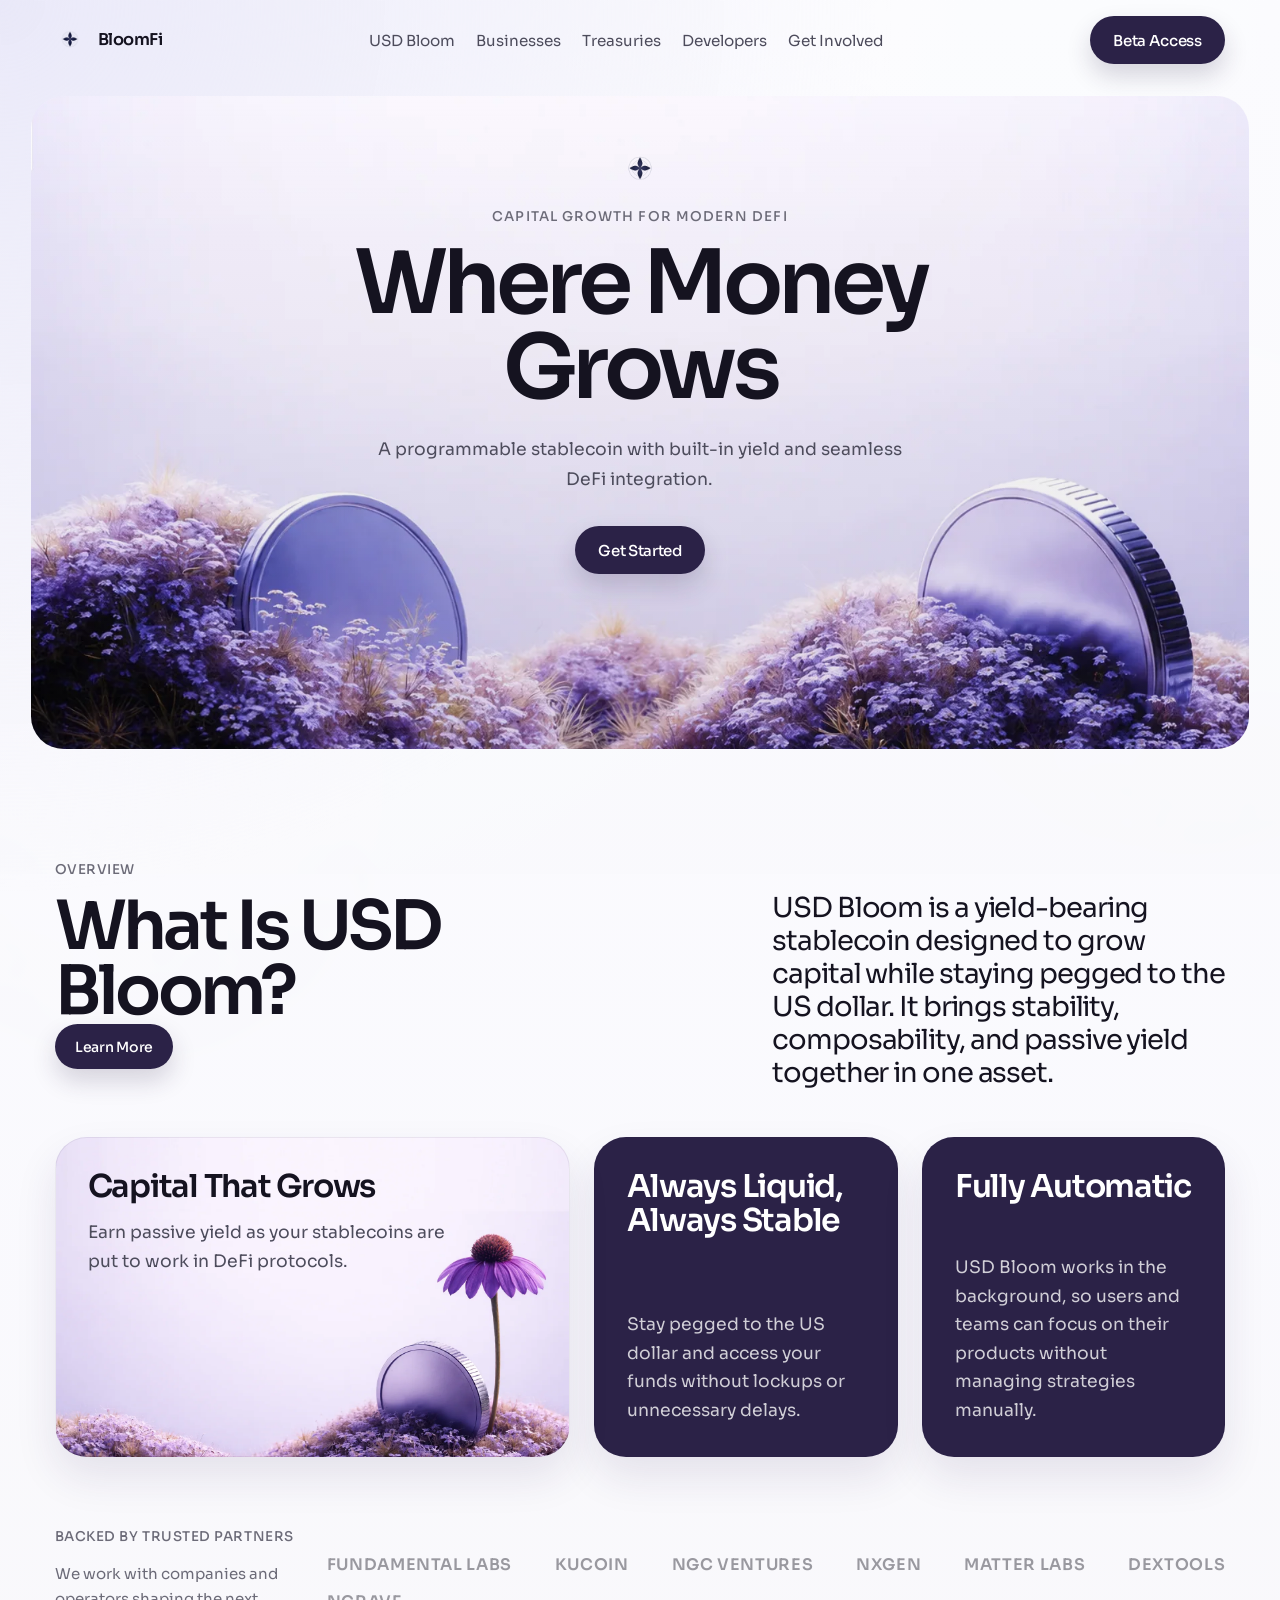
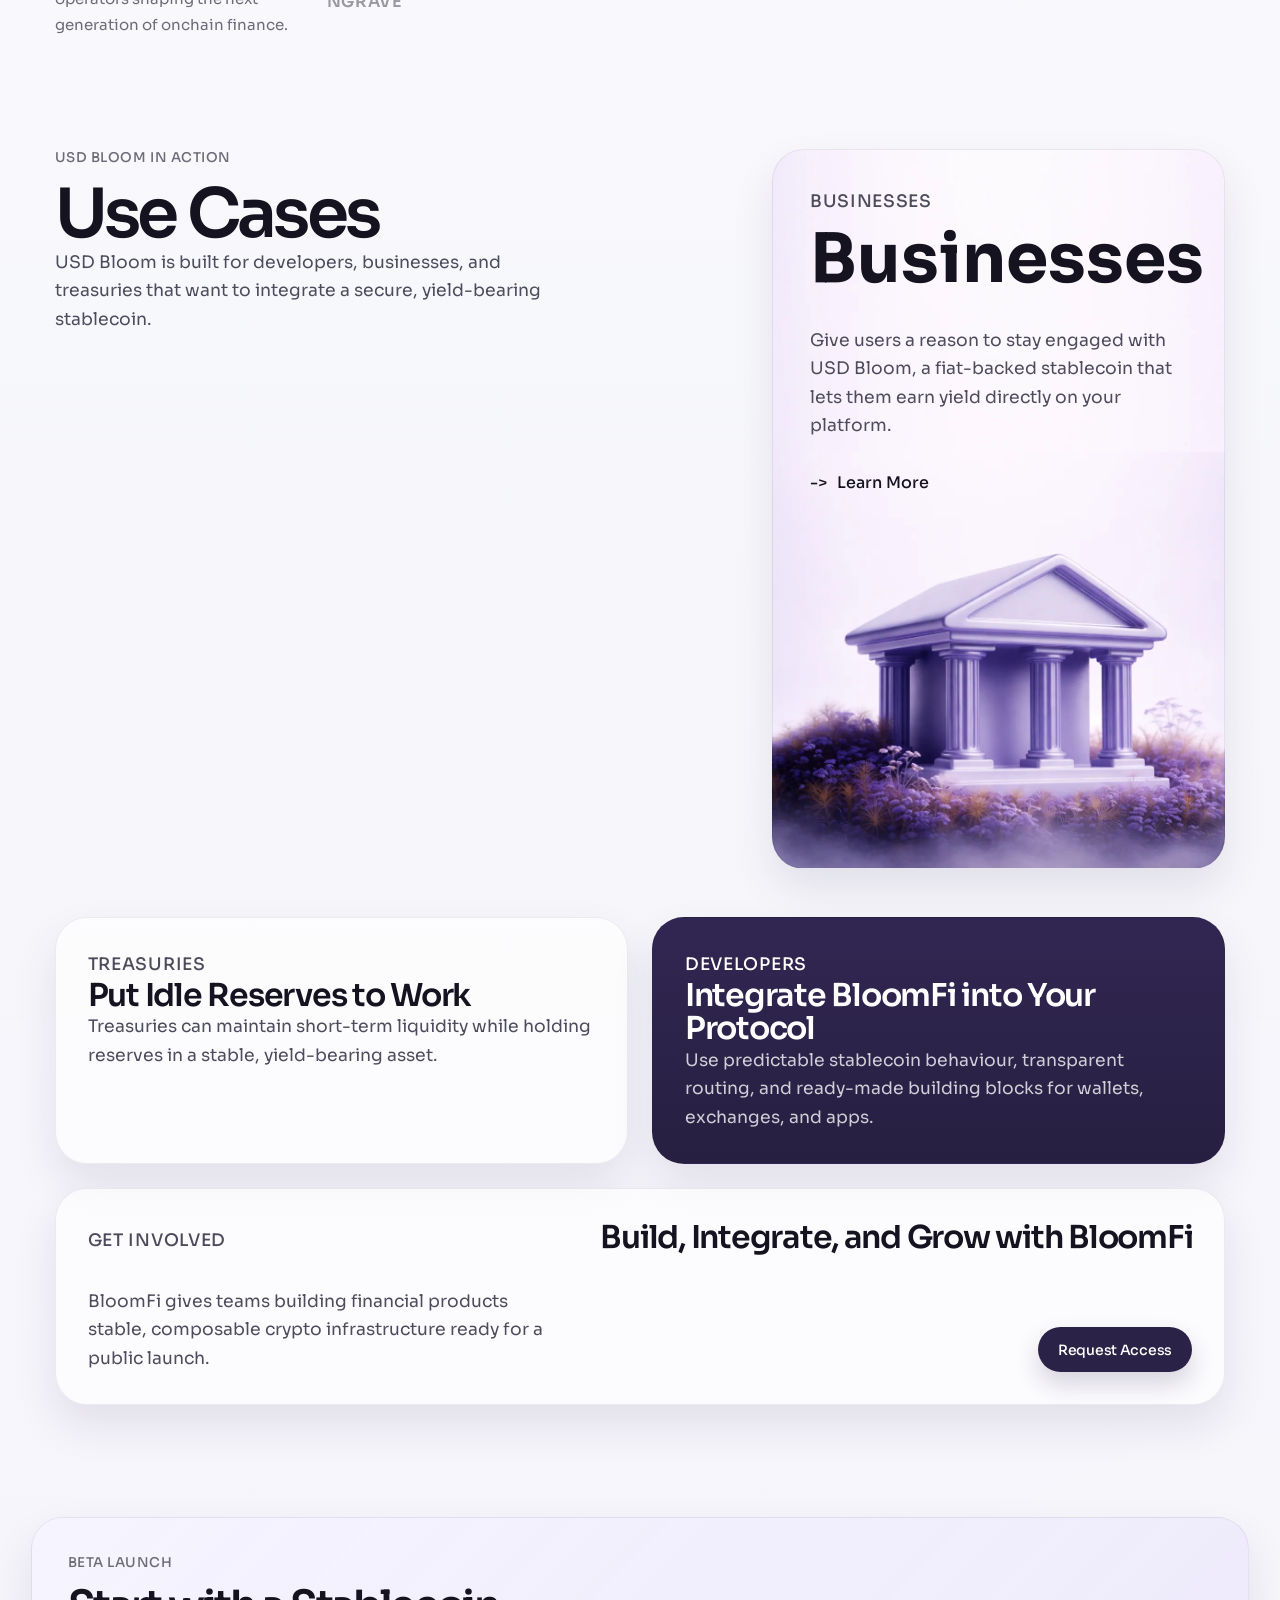
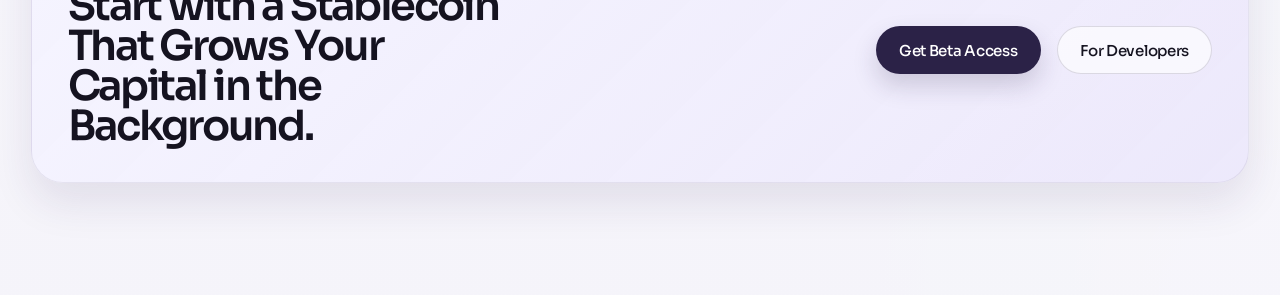
<file: projects/bloomfy/index.html>
<!DOCTYPE html>
<html lang="en">
<head>
  <meta charset="UTF-8">
  <meta name="viewport" content="width=device-width, initial-scale=1.0">
  <title>BloomFi | Where Money Grows</title>
  <meta name="description" content="BloomFi is a programmable stablecoin designed to grow capital and integrate seamlessly with DeFi.">
  <link rel="preconnect" href="https://fonts.googleapis.com">
  <link rel="preconnect" href="https://fonts.gstatic.com" crossorigin>
  <link href="https://fonts.googleapis.com/css2?family=Sora:wght@400;500;600;700&amp;display=swap" rel="stylesheet">
  <link rel="stylesheet" href="styles.css">
</head>
<body>
  <main class="site-shell">
    <header class="site-header">
      <a class="brand" href="#top" aria-label="BloomFi home">
        <img src="assets/logo.webp" alt="" width="44" height="44">
        <span>BloomFi</span>
      </a>

      <button class="menu-toggle" type="button" aria-expanded="false" aria-controls="primary-navigation" aria-label="Open navigation menu">
        <span></span>
        <span></span>
      </button>

      <nav class="site-nav" id="primary-navigation" aria-label="Main navigation">
        <a href="#usd-bloom">USD Bloom</a>
        <a href="#business">Businesses</a>
        <a href="#treasury">Treasuries</a>
        <a href="#developers">Developers</a>
        <a href="#join">Get Involved</a>
      </nav>

      <a class="button button--header" href="#launch">Beta Access</a>
    </header>

    <section class="hero" id="top">
      <div class="hero__copy">
        <img class="hero__mark" src="assets/logo.webp" alt="" width="52" height="52">
        <p class="eyebrow">Capital growth for modern DeFi</p>
        <h1>Where Money Grows</h1>
        <p class="hero__text">
          A programmable stablecoin with built-in yield and seamless DeFi integration.
        </p>
        <a class="button button--dark" href="#launch">Get Started</a>
      </div>
    </section>

    <section class="overview section-grid" id="usd-bloom">
      <div class="section-intro">
        <p class="eyebrow eyebrow--left">Overview</p>
        <h2>What Is USD Bloom?</h2>
        <a class="button button--dark button--small" href="#launch">Learn More</a>
      </div>
      <div class="overview__copy">
        <p>
          USD Bloom is a yield-bearing stablecoin designed to grow capital while staying pegged to the US dollar. It brings stability, composability, and passive yield together in one asset.
        </p>
      </div>
    </section>

    <section class="features" aria-label="Key benefits">
      <article class="feature-card feature-card--art">
        <div class="feature-card__copy">
          <h3>Capital That Grows</h3>
          <p>
            Earn passive yield as your stablecoins are put to work in DeFi protocols.
          </p>
        </div>
      </article>

      <article class="feature-card feature-card--dark">
        <h3>Always Liquid, Always Stable</h3>
        <p>
          Stay pegged to the US dollar and access your funds without lockups or unnecessary delays.
        </p>
      </article>

      <article class="feature-card feature-card--dark">
        <h3>Fully Automatic</h3>
        <p>
          USD Bloom works in the background, so users and teams can focus on their products without managing strategies manually.
        </p>
      </article>
    </section>

    <section class="backers" aria-labelledby="backers-title">
      <div class="backers__intro">
        <p class="eyebrow eyebrow--left" id="backers-title">Backed by Trusted Partners</p>
        <p>We work with companies and operators shaping the next generation of onchain finance.</p>
      </div>
      <div class="logo-strip" aria-label="Selected partners">
        <span>Fundamental Labs</span>
        <span>KuCoin</span>
        <span>NGC Ventures</span>
        <span>NxGen</span>
        <span>Matter Labs</span>
        <span>DEXTools</span>
        <span>NGRAVE</span>
      </div>
    </section>

    <section class="use-cases section-grid" id="business">
      <div class="section-intro use-cases__intro">
        <p class="eyebrow eyebrow--left">USD Bloom in Action</p>
        <h2>Use Cases</h2>
        <p>
          USD Bloom is built for developers, businesses, and treasuries that want to integrate a secure, yield-bearing stablecoin.
        </p>
      </div>

      <article class="use-case-card">
        <div class="use-case-card__copy">
          <p class="eyebrow eyebrow--left">Businesses</p>
          <h3>Businesses</h3>
          <p>
            Give users a reason to stay engaged with USD Bloom, a fiat-backed stablecoin that lets them earn yield directly on your platform.
          </p>
          <a class="inline-link" href="#launch">Learn More</a>
        </div>
      </article>
    </section>

    <section class="audience-grid" aria-label="Who BloomFi is for">
      <article class="audience-card" id="treasury">
        <p class="eyebrow eyebrow--left">Treasuries</p>
        <h3>Put Idle Reserves to Work</h3>
        <p>
          Treasuries can maintain short-term liquidity while holding reserves in a stable, yield-bearing asset.
        </p>
      </article>

      <article class="audience-card audience-card--contrast" id="developers">
        <p class="eyebrow eyebrow--left">Developers</p>
        <h3>Integrate BloomFi into Your Protocol</h3>
        <p>
          Use predictable stablecoin behaviour, transparent routing, and ready-made building blocks for wallets, exchanges, and apps.
        </p>
      </article>

      <article class="audience-card audience-card--wide" id="join">
        <p class="eyebrow eyebrow--left">Get Involved</p>
        <h3>Build, Integrate, and Grow with BloomFi</h3>
        <p>
          BloomFi gives teams building financial products stable, composable crypto infrastructure ready for a public launch.
        </p>
        <a class="button button--dark button--small" href="#launch">Request Access</a>
      </article>
    </section>

    <section class="launch-banner" id="launch">
      <div>
        <p class="eyebrow eyebrow--left">Beta Launch</p>
        <h2>Start with a Stablecoin That Grows Your Capital in the Background.</h2>
      </div>
      <div class="launch-banner__actions">
        <a class="button button--dark" href="mailto:hello@bloomfi.io">Get Beta Access</a>
        <a class="button button--ghost" href="#developers">For Developers</a>
      </div>
    </section>
  </main>

  <script src="script.js"></script>
</body>
</html>
</file>
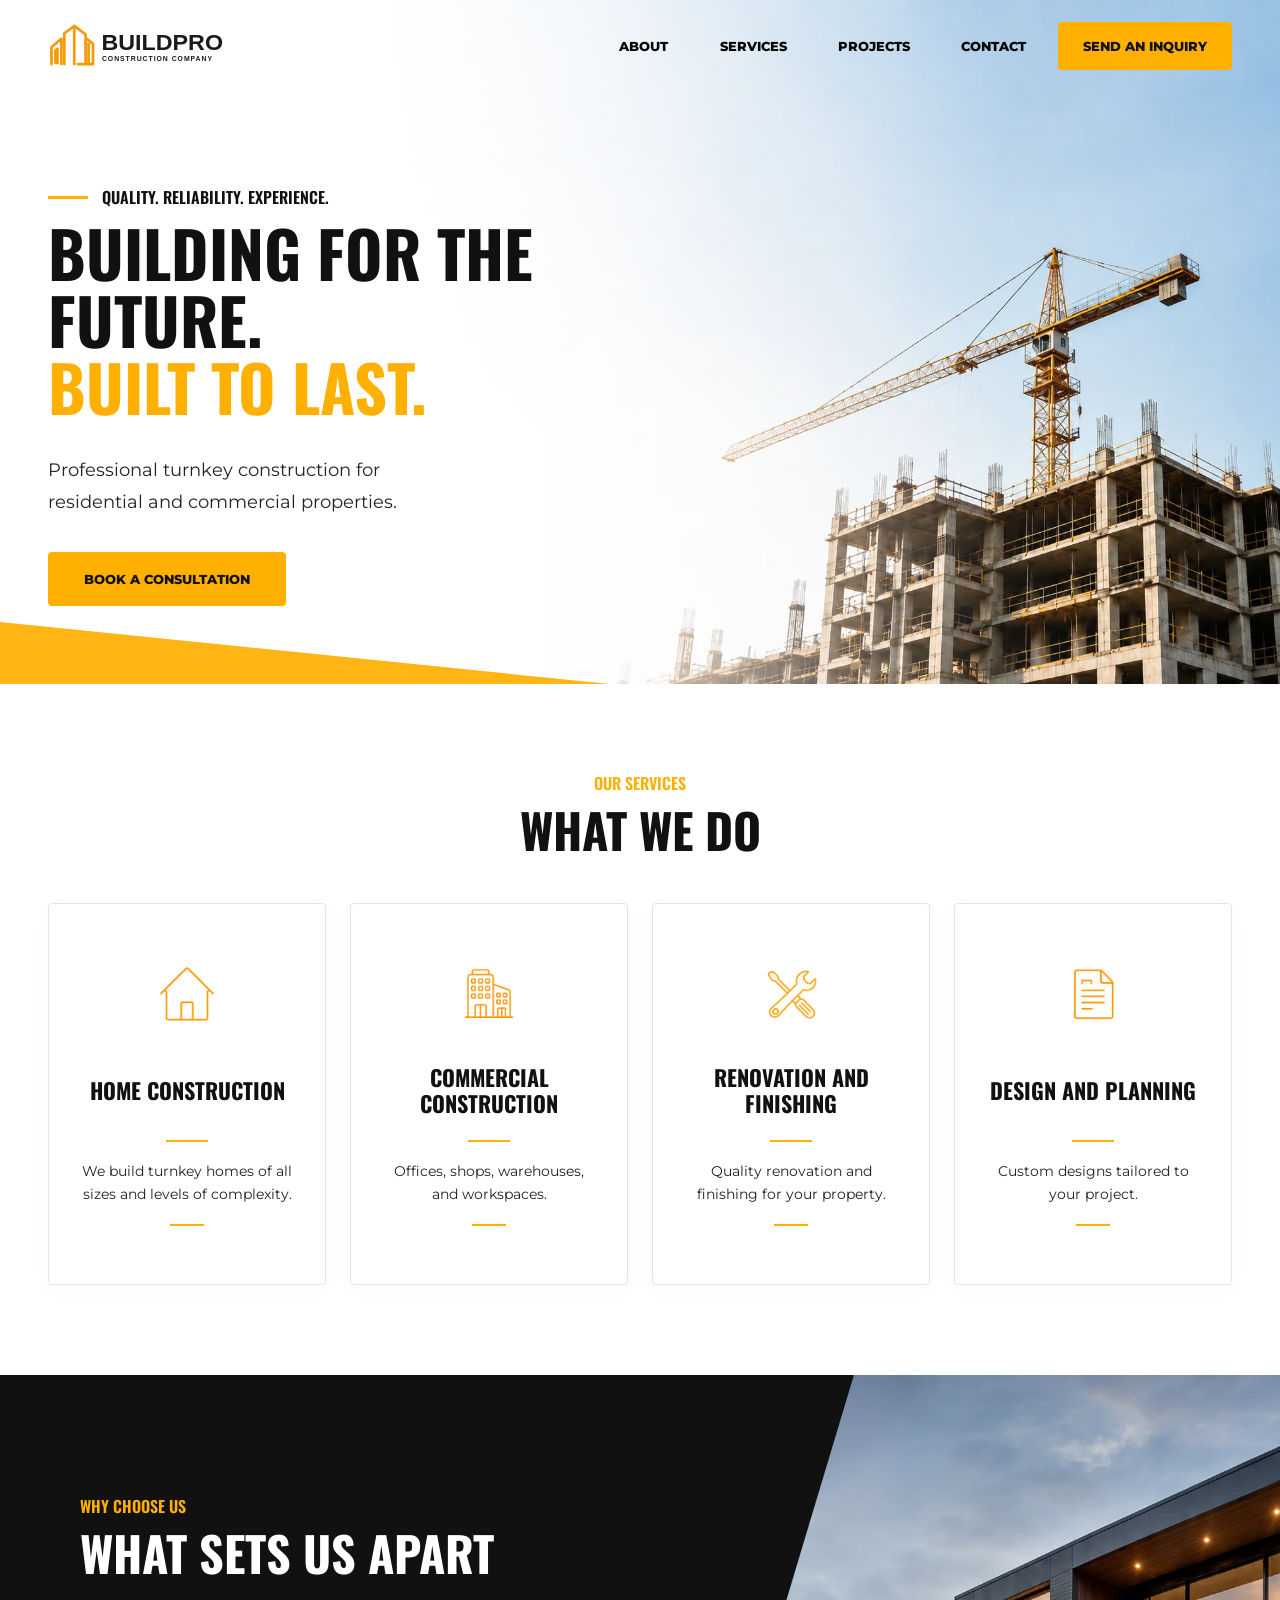
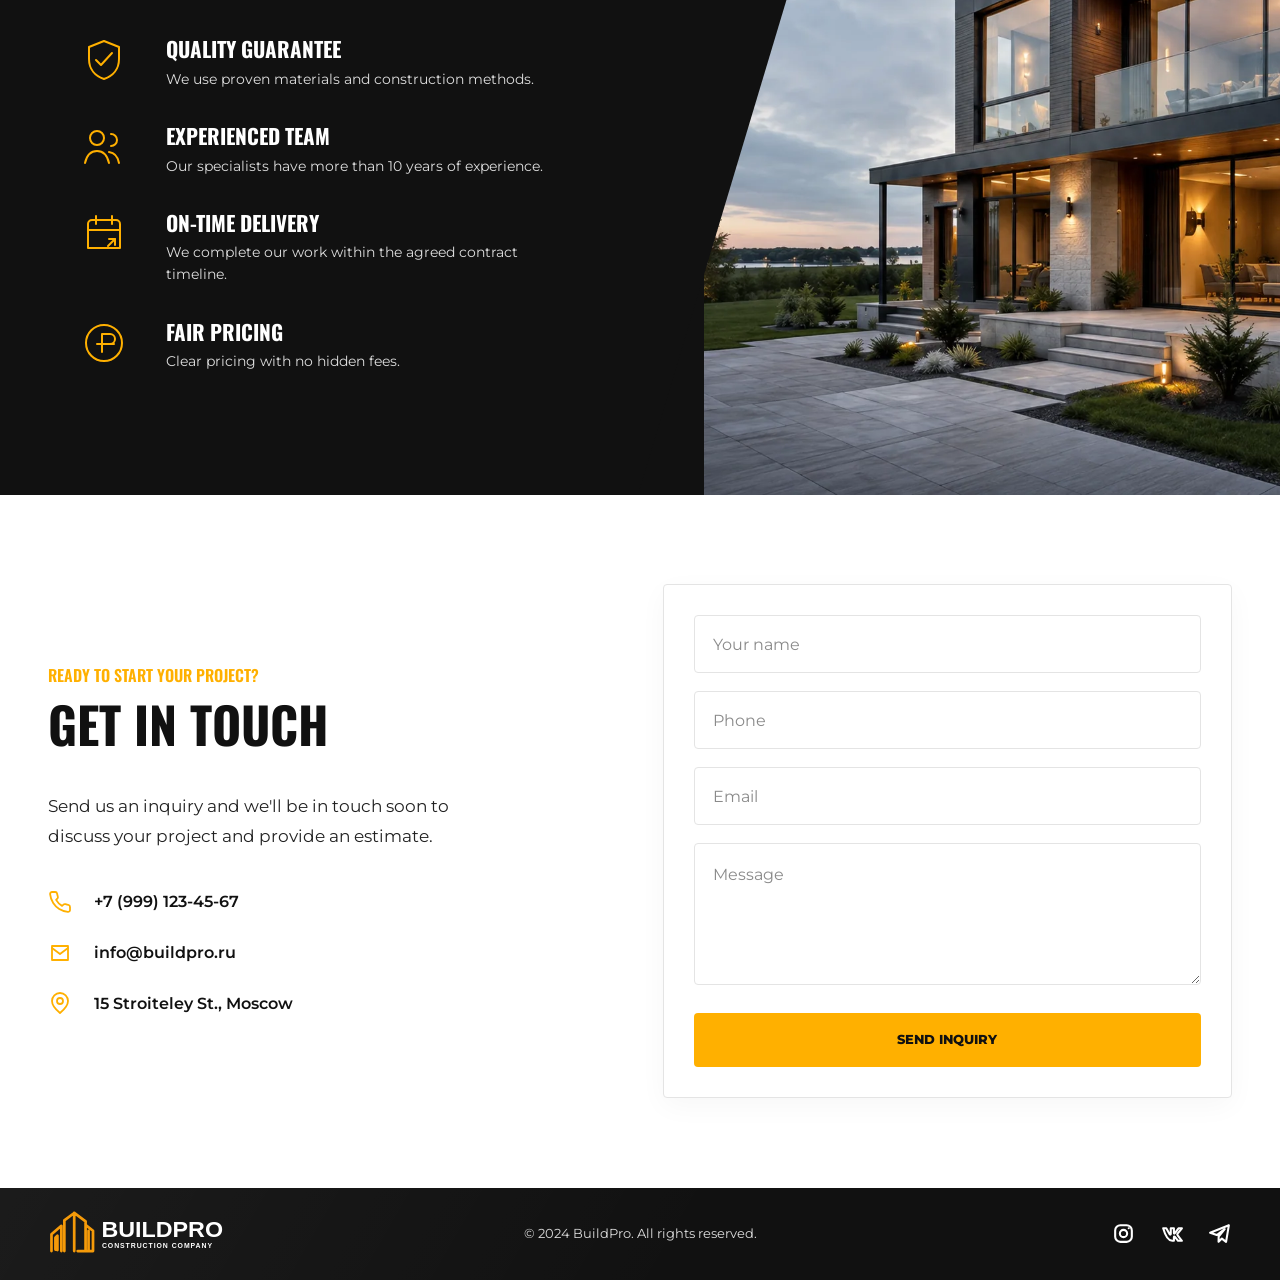
<file: projects/buildpro/index.html>
<!DOCTYPE html>
<html lang="en">
<head>
  <meta charset="UTF-8">
  <meta name="viewport" content="width=device-width, initial-scale=1.0">
  <meta name="description" content="BuildPro delivers turnkey construction for residential and commercial properties.">
  <title>BuildPro | Construction Company</title>
  <link rel="preconnect" href="https://fonts.googleapis.com">
  <link rel="preconnect" href="https://fonts.gstatic.com" crossorigin>
  <link href="https://fonts.googleapis.com/css2?family=Montserrat:wght@400;500;600;700;800&amp;family=Oswald:wght@500;600;700&amp;display=swap" rel="stylesheet">
  <link rel="stylesheet" href="styles.css">
</head>
<body>
  <svg width="0" height="0" aria-hidden="true" style="position:absolute">
    <symbol id="buildpro-logo" viewBox="0 0 360 94">
      <path d="M7 83V49l20-17v51M33 83V21L53 6l23 17v60M53 6v77m7 0h31V42L77 31m5 11v40M15 80V56l4-4v29" fill="none" stroke="#f59a09" stroke-width="5.5" stroke-linecap="round" stroke-linejoin="round"/>
      <text x="108" y="55" fill="currentColor" font-family="Arial, sans-serif" font-size="45" font-weight="900" textLength="246" lengthAdjust="spacingAndGlyphs">BUILDPRO</text>
      <text x="109" y="77" fill="currentColor" font-family="Arial, sans-serif" font-size="14" font-weight="700" letter-spacing="1.9">CONSTRUCTION COMPANY</text>
    </symbol>
  </svg>
  <header class="site-header" data-header>
    <div class="container header-inner">
      <a class="brand" href="#about" aria-label="BuildPro home">
        <svg class="brand-logo" viewBox="0 0 360 94" aria-hidden="true"><use href="#buildpro-logo"/></svg>
      </a>

      <nav class="main-nav" aria-label="Main navigation">
        <a href="#about">About</a>
        <a href="#services">Services</a>
        <a href="#projects">Projects</a>
        <a href="#contacts">Contact</a>
      </nav>

      <a class="btn btn-small header-cta" href="#contacts">Send an Inquiry</a>

      <button class="menu-toggle" type="button" aria-label="Open menu" aria-expanded="false" data-menu-toggle>
        <span></span>
        <span></span>
        <span></span>
      </button>
    </div>

    <div class="mobile-menu" data-mobile-menu>
      <a href="#about">About</a>
      <a href="#services">Services</a>
      <a href="#projects">Projects</a>
      <a href="#contacts">Contact</a>
      <a class="btn btn-small" href="#contacts">Send an Inquiry</a>
    </div>
  </header>

  <main>
    <section class="hero" id="about" aria-label="About BuildPro">
      <div class="hero-bg" aria-hidden="true"></div>
      <div class="container hero-inner">
        <div class="hero-copy">
          <p class="eyebrow with-line">Quality. Reliability. Experience.</p>
          <h1>
            Building for the Future.
            <span>Built to Last.</span>
          </h1>
          <p class="hero-text">Professional turnkey construction for residential and commercial properties.</p>
          <a class="btn" href="#contacts">Book a Consultation</a>
        </div>
      </div>
      <div class="hero-angle" aria-hidden="true"></div>
    </section>

    <section class="services section-pad" id="services">
      <div class="container">
        <div class="section-heading center">
          <p class="eyebrow">Our Services</p>
          <h2>What We Do</h2>
        </div>

        <div class="services-grid">
          <article class="service-card">
            <img src="assets/icon-1.webp" alt="" aria-hidden="true">
            <h3>Home Construction</h3>
            <span class="mini-line" aria-hidden="true"></span>
            <p>We build turnkey homes of all sizes and levels of complexity.</p>
            <span class="mini-line small" aria-hidden="true"></span>
          </article>

          <article class="service-card">
            <img src="assets/icon-2.webp" alt="" aria-hidden="true">
            <h3>Commercial Construction</h3>
            <span class="mini-line" aria-hidden="true"></span>
            <p>Offices, shops, warehouses, and workspaces.</p>
            <span class="mini-line small" aria-hidden="true"></span>
          </article>

          <article class="service-card">
            <img src="assets/icon-3.webp" alt="" aria-hidden="true">
            <h3>Renovation and Finishing</h3>
            <span class="mini-line" aria-hidden="true"></span>
            <p>Quality renovation and finishing for your property.</p>
            <span class="mini-line small" aria-hidden="true"></span>
          </article>

          <article class="service-card">
            <img src="assets/icon-4.webp" alt="" aria-hidden="true">
            <h3>Design and Planning</h3>
            <span class="mini-line" aria-hidden="true"></span>
            <p>Custom designs tailored to your project.</p>
            <span class="mini-line small" aria-hidden="true"></span>
          </article>
        </div>
      </div>
    </section>

    <section class="advantages" id="projects">
      <div class="advantage-panel">
        <div class="advantage-content">
          <p class="eyebrow">Why Choose Us</p>
          <h2>What Sets Us Apart</h2>

          <div class="advantage-list">
            <article class="advantage-item">
              <svg viewbox="0 0 48 48" aria-hidden="true">
                <path d="M24 5 39 11v12c0 10-6 17-15 20C15 40 9 33 9 23V11l15-6Z"></path>
                <path d="m16 24 5 5 11-12"></path>
              </svg>
              <div>
                <h3>Quality Guarantee</h3>
                <p>We use proven materials and construction methods.</p>
              </div>
            </article>

            <article class="advantage-item">
              <svg viewbox="0 0 48 48" aria-hidden="true">
                <path d="M17 22a7 7 0 1 0 0-14 7 7 0 0 0 0 14Z"></path>
                <path d="M31 23a6 6 0 1 0 0-12"></path>
                <path d="M5 40c1.8-8 6.2-12 12-12s10.2 4 12 12"></path>
                <path d="M29 29c5 .6 8.8 4.4 10 11"></path>
              </svg>
              <div>
                <h3>Experienced Team</h3>
                <p>Our specialists have more than 10 years of experience.</p>
              </div>
            </article>

            <article class="advantage-item">
              <svg viewbox="0 0 48 48" aria-hidden="true">
                <path d="M12 10h24a4 4 0 0 1 4 4v24H8V14a4 4 0 0 1 4-4Z"></path>
                <path d="M16 6v8M32 6v8M8 20h32"></path>
                <path d="M29 29h6v6"></path>
                <path d="M35 29 28 36"></path>
              </svg>
              <div>
                <h3>On-Time Delivery</h3>
                <p>We complete our work within the agreed contract timeline.</p>
              </div>
            </article>

            <article class="advantage-item">
              <svg viewbox="0 0 48 48" aria-hidden="true">
                <circle cx="24" cy="24" r="18"></circle>
                <path d="M18 25h12a5 5 0 0 0 0-10h-8v18"></path>
                <path d="M17 25h17"></path>
              </svg>
              <div>
                <h3>Fair Pricing</h3>
                <p>Clear pricing with no hidden fees.</p>
              </div>
            </article>
          </div>
        </div>
      </div>

      <div class="advantage-image" aria-label="Modern residential home"></div>
    </section>

    <section class="contact section-pad" id="contacts">
      <div class="container contact-grid">
        <div class="contact-info">
          <p class="eyebrow">Ready to Start Your Project?</p>
          <h2>Get in Touch</h2>
          <p class="contact-lead">Send us an inquiry and we'll be in touch soon to discuss your project and provide an estimate.</p>

          <ul class="contact-list" aria-label="Contact information">
            <li>
              <svg viewbox="0 0 24 24" aria-hidden="true">
                <path d="M22 16.9v3a2 2 0 0 1-2.2 2A19.8 19.8 0 0 1 11.2 19a19.5 19.5 0 0 1-6-6A19.8 19.8 0 0 1 2.1 4.2 2 2 0 0 1 4.1 2h3a2 2 0 0 1 2 1.7c.1 1 .4 1.9.7 2.8a2 2 0 0 1-.5 2.1L8.1 9.9a16 16 0 0 0 6 6l1.3-1.2a2 2 0 0 1 2.1-.5c.9.3 1.8.6 2.8.7A2 2 0 0 1 22 16.9Z"></path>
              </svg>
              <a href="tel:+79991234567">+7 (999) 123-45-67</a>
            </li>
            <li>
              <svg viewbox="0 0 24 24" aria-hidden="true">
                <path d="M4 5h16v14H4z"></path>
                <path d="m4 7 8 6 8-6"></path>
              </svg>
              <a href="mailto:info@buildpro.ru">info@buildpro.ru</a>
            </li>
            <li>
              <svg viewbox="0 0 24 24" aria-hidden="true">
                <path d="M20 10c0 5.5-8 12-8 12S4 15.5 4 10a8 8 0 1 1 16 0Z"></path>
                <circle cx="12" cy="10" r="3"></circle>
              </svg>
              <span>15 Stroiteley St., Moscow</span>
            </li>
          </ul>
        </div>

        <form class="lead-form" action="#" method="post">
          <label>
            <span>Name</span>
            <input type="text" name="name" placeholder="Your name" autocomplete="name">
          </label>
          <label>
            <span>Phone</span>
            <input type="tel" name="phone" placeholder="Phone" autocomplete="tel">
          </label>
          <label>
            <span>Email</span>
            <input type="email" name="email" placeholder="Email" autocomplete="email">
          </label>
          <label>
            <span>Message</span>
            <textarea name="message" placeholder="Message"></textarea>
          </label>
          <button class="btn form-btn" type="submit">Send Inquiry</button>
        </form>
      </div>
    </section>
  </main>

  <footer class="site-footer">
    <div class="container footer-inner">
      <a class="footer-brand" href="#about" aria-label="BuildPro home">
        <svg class="brand-logo" viewBox="0 0 360 94" aria-hidden="true"><use href="#buildpro-logo"/></svg>
      </a>

      <p>© 2024 BuildPro. All rights reserved.</p>

      <div class="socials" aria-label="Social media">
        <a href="#" aria-label="Instagram">
          <svg viewbox="0 0 24 24" aria-hidden="true">
            <rect x="4" y="4" width="16" height="16" rx="5"></rect>
            <circle cx="12" cy="12" r="3.5"></circle>
            <path d="M17 7h.01"></path>
          </svg>
        </a>
        <a href="#" aria-label="VK">
          <svg viewbox="0 0 24 24" aria-hidden="true">
            <path d="M4 7h3l3.1 5.5c.5.9 1.2.7 1.2-.3V7h3v4.3c0 .9.4 1.1 1 .4L18.7 7H22l-4.2 5.2c-.5.6-.5.9.1 1.5L22 19h-3.7l-3-3.7c-.6-.7-1-.5-1 .5V19h-1.6C9.5 19 6.8 16.8 4 7Z"></path>
          </svg>
        </a>
        <a href="#" aria-label="Telegram">
          <svg viewbox="0 0 24 24" aria-hidden="true">
            <path d="M21 4 3 11.3l6.4 2.2L17 7.8l-5.8 7.1-.1 5.1 3.2-3.1 4 3.1L21 4Z"></path>
          </svg>
        </a>
      </div>
    </div>
  </footer>

  <script src="script.js"></script>
</body>
</html>
</file>
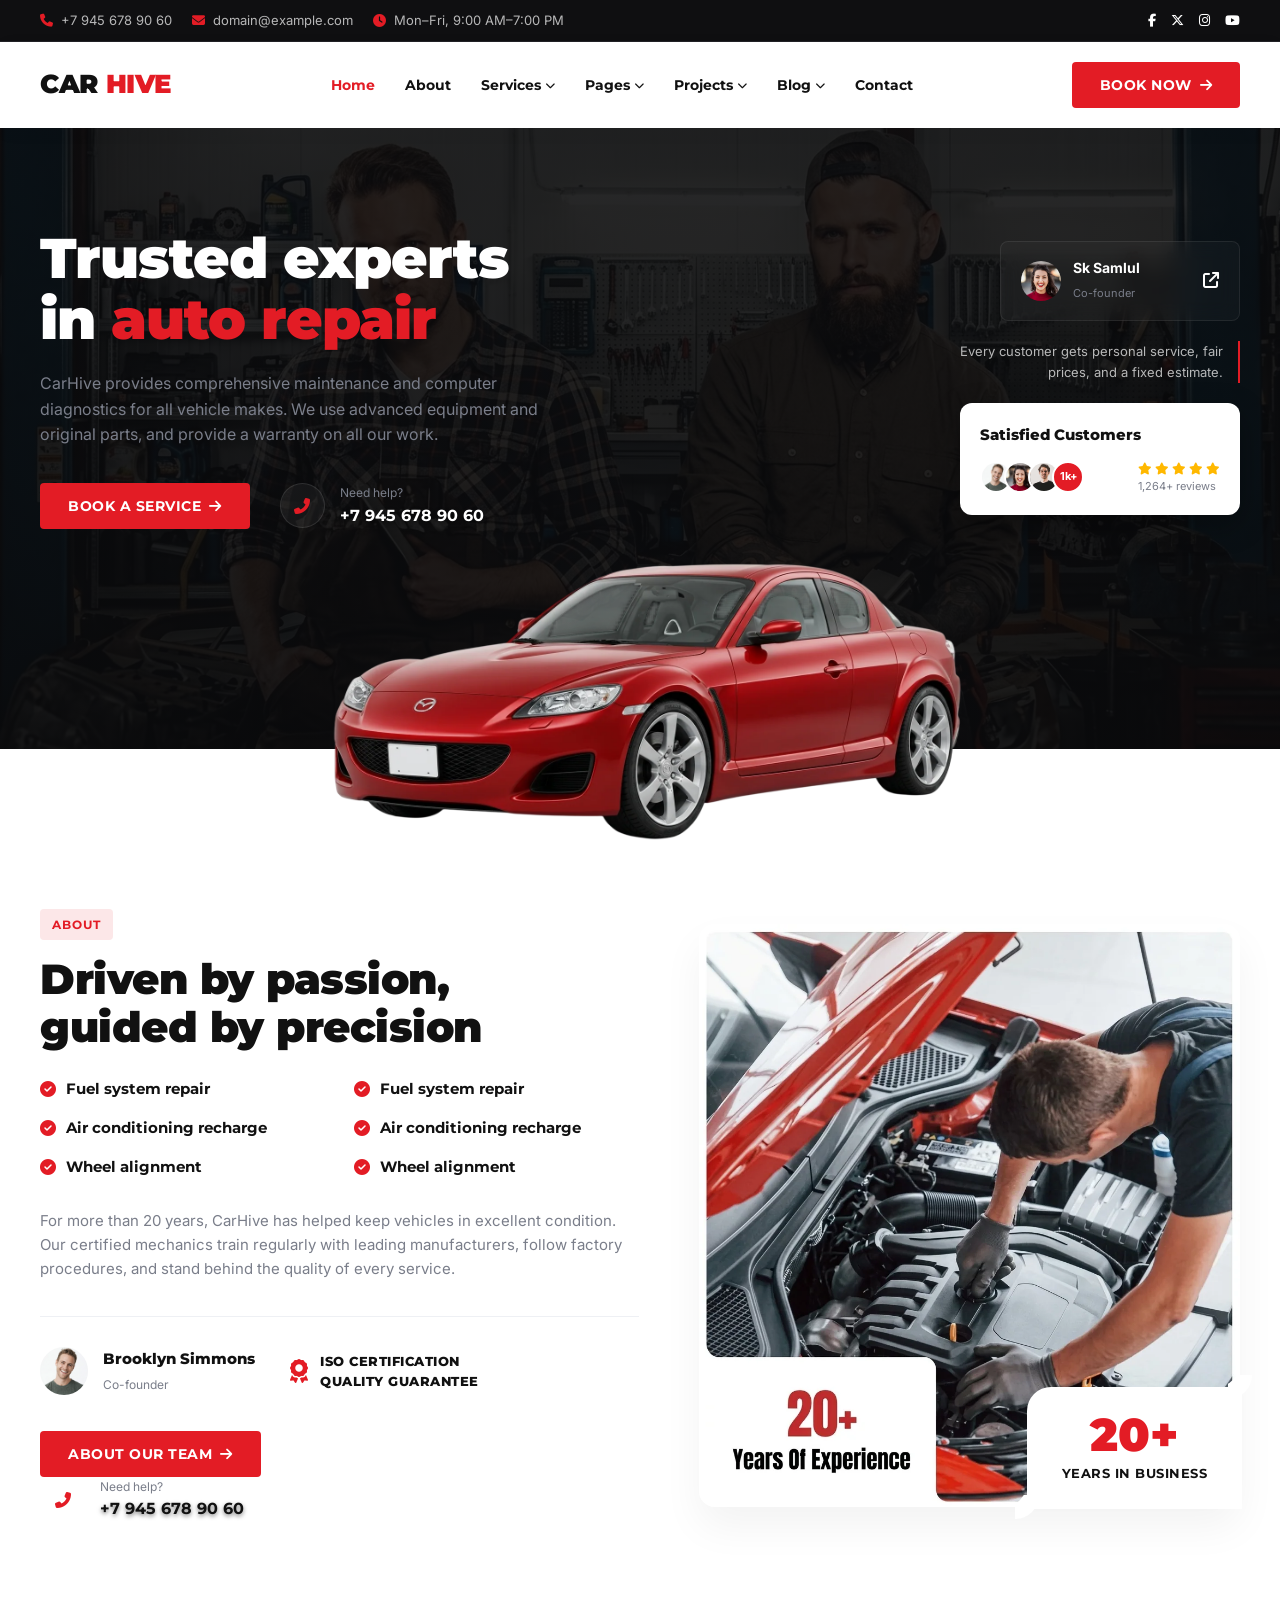
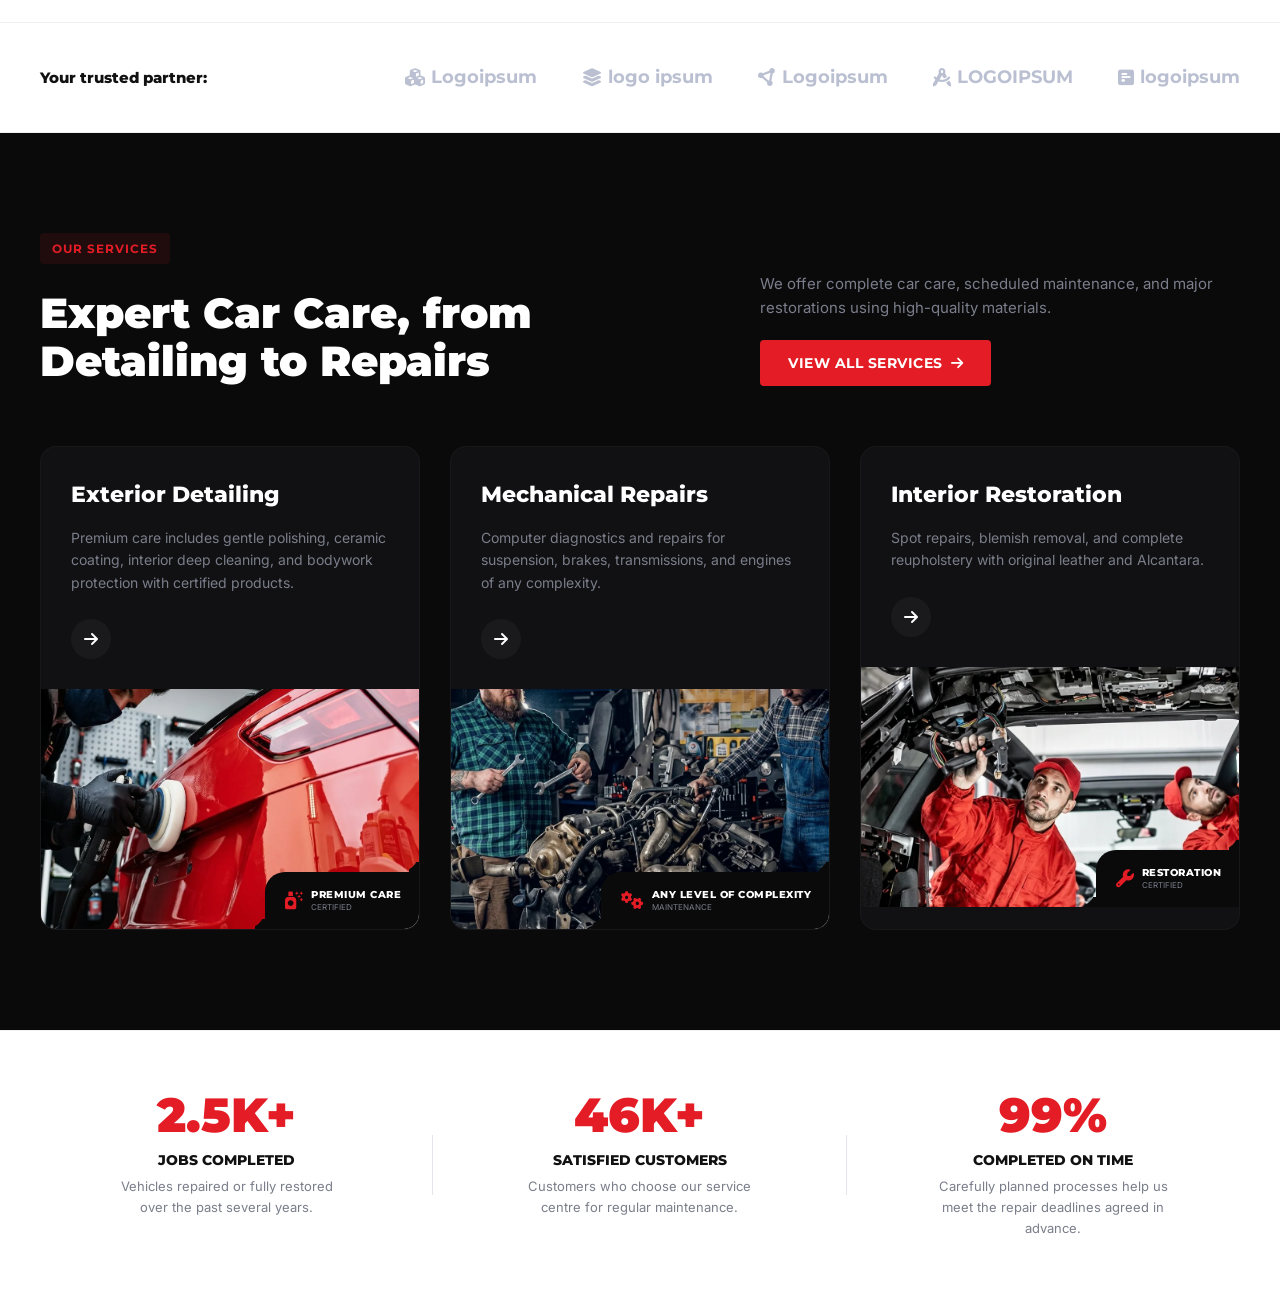
<file: projects/carhive/index.html>
<!DOCTYPE html>
<html lang="en">
<head>
    <meta charset="UTF-8">
    <meta name="viewport" content="width=device-width, initial-scale=1.0">
    <title>CarHive | Professional Auto Repair and Maintenance</title>
    <link href="https://fonts.googleapis.com/css2?family=Montserrat:wght@400;500;600;700;800;900&amp;family=Inter:wght@300;400;500;600&amp;display=swap" rel="stylesheet">
    <link rel="stylesheet" href="https://cdnjs.cloudflare.com/ajax/libs/font-awesome/6.4.0/css/all.min.css">
    
    <style>
        
        * {
            box-sizing: border-box;
            margin: 0;
            padding: 0;
        }
        
        :root {
            --primary: #E31C25;
            --primary-hover: #C1131A;
            --dark-bg: #0A0A0B;
            --dark-card: #111113;
            --light-bg: #F6F6F9;
            --text-dark: #111111;
            --text-muted: #7A7E8A;
            --text-light: #FFFFFF;
            --font-heading: 'Montserrat', sans-serif;
            --font-body: 'Inter', sans-serif;
            --transition: all 0.3s cubic-bezier(0.25, 0.8, 0.25, 1);
        }

        body {
            font-family: var(--font-body);
            background-color: var(--light-bg);
            color: var(--text-dark);
            line-height: 1.6;
            overflow-x: hidden;
        }

        a {
            text-decoration: none;
            color: inherit;
            transition: var(--transition);
        }

        ul {
            list-style: none;
        }

        img {
            max-width: 100%;
            height: auto;
            display: block;
        }

        
        .container {
            width: 100%;
            max-width: 1240px;
            margin: 0 auto;
            padding: 0 20px;
        }

        .btn {
            display: inline-flex;
            align-items: center;
            justify-content: center;
            padding: 14px 28px;
            font-family: var(--font-heading);
            font-weight: 700;
            font-size: 14px;
            text-transform: uppercase;
            letter-spacing: 0.5px;
            border-radius: 4px;
            transition: var(--transition);
            cursor: pointer;
            border: none;
        }

        .btn-primary {
            background-color: var(--primary);
            color: var(--text-light);
        }

        .btn-primary:hover {
            background-color: var(--primary-hover);
            transform: translateY(-2px);
        }

        .badge-red {
            background-color: rgba(227, 28, 37, 0.1);
            color: var(--primary);
            padding: 6px 12px;
            font-family: var(--font-heading);
            font-weight: 700;
            font-size: 12px;
            text-transform: uppercase;
            letter-spacing: 1px;
            border-radius: 4px;
            display: inline-block;
            margin-bottom: 15px;
        }

        
        .top-bar {
            background-color: #0F0F11;
            color: var(--text-light);
            font-size: 13px;
            padding: 10px 0;
            border-bottom: 1px solid #222226;
        }

        .top-bar .container {
            display: flex;
            justify-content: space-between;
            align-items: center;
            flex-wrap: wrap;
            gap: 10px;
        }

        .top-bar-info {
            display: flex;
            gap: 20px;
            flex-wrap: wrap;
        }

        .top-bar-info span {
            display: flex;
            align-items: center;
            gap: 8px;
            color: rgba(255, 255, 255, 0.7);
        }

        .top-bar-info i {
            color: var(--primary);
        }

        .top-bar-socials {
            display: flex;
            gap: 15px;
        }

        .top-bar-socials a:hover {
            color: var(--primary);
        }

        
        .navbar {
            background-color: var(--text-light);
            padding: 20px 0;
            position: sticky;
            top: 0;
            z-index: 1000;
            box-shadow: 0 4px 20px rgba(0,0,0,0.03);
        }

        .navbar .container {
            display: flex;
            justify-content: space-between;
            align-items: center;
        }

        .logo {
            font-family: var(--font-heading);
            font-weight: 900;
            font-size: 26px;
            letter-spacing: -0.5px;
            display: flex;
            align-items: center;
            gap: 8px;
            color: var(--text-dark);
        }

        .logo span {
            color: var(--primary);
        }

        .nav-links {
            display: flex;
            gap: 30px;
        }

        .nav-links a {
            font-family: var(--font-heading);
            font-weight: 700;
            font-size: 14px;
            color: var(--text-dark);
            display: flex;
            align-items: center;
            gap: 4px;
        }

        .nav-links a:hover, .nav-links .active {
            color: var(--primary);
        }

        
        .hero {
            background: linear-gradient(rgba(10, 10, 11, 0.88), rgba(10, 10, 11, 0.92)), url('assets/hero.webp') no-repeat center center/cover;
            padding: 100px 0 220px 0;
            color: var(--text-light);
            position: relative;
        }

        .hero-grid {
            display: grid;
            grid-template-columns: 1.2fr 0.8fr;
            gap: 40px;
            align-items: center;
            position: relative;
            z-index: 15;
        }

        .hero-content h1 {
            font-family: var(--font-heading);
            font-size: 56px;
            font-weight: 900;
            line-height: 1.1;
            margin-bottom: 20px;
            letter-spacing: -1px;
        }

        .hero-content h1 span {
            color: var(--primary);
        }

        .hero-content p {
            color: var(--text-muted);
            font-size: 16px;
            margin-bottom: 35px;
            max-width: 540px;
        }

        .hero-actions {
            display: flex;
            align-items: center;
            gap: 30px;
            flex-wrap: wrap;
        }

        .phone-callout {
            display: flex;
            align-items: center;
            gap: 15px;
        }

        .phone-callout .icon-box {
            width: 45px;
            height: 45px;
            background-color: rgba(255,255,255,0.05);
            border-radius: 50%;
            display: flex;
            align-items: center;
            justify-content: center;
            color: var(--primary);
            border: 1px solid rgba(255,255,255,0.1);
        }

        .phone-callout .details span {
            display: block;
            font-size: 12px;
            color: var(--text-muted);
        }

        .phone-callout .details a {
            font-family: var(--font-heading);
            font-weight: 700;
            font-size: 16px;
            text-shadow: 0 2px 4px rgba(0,0,0,0.5);
        }

        
        .hero-widgets {
            display: flex;
            flex-direction: column;
            gap: 20px;
            position: relative;
            z-index: 2;
        }

        .widget-founder {
            background: rgba(255, 255, 255, 0.03);
            border: 1px solid rgba(255, 255, 255, 0.08);
            backdrop-filter: blur(10px);
            padding: 15px 20px;
            border-radius: 8px;
            display: flex;
            align-items: center;
            justify-content: space-between;
            align-self: flex-end;
            width: 240px;
        }

        .founder-profile {
            display: flex;
            align-items: center;
            gap: 12px;
        }

        .founder-avatar {
            width: 40px;
            height: 40px;
            border-radius: 50%;
            object-fit: cover;
            background: #444;
        }

        .founder-info h4 {
            font-size: 14px;
            font-weight: 700;
        }

        .founder-info span {
            font-size: 11px;
            color: var(--text-muted);
        }

        .widget-text {
            color: rgba(255, 255, 255, 0.7);
            font-size: 13px;
            max-width: 280px;
            align-self: flex-end;
            text-align: right;
            border-right: 2px solid var(--primary);
            padding-right: 15px;
        }

        .widget-customers {
            background: var(--text-light);
            color: var(--text-dark);
            padding: 20px;
            border-radius: 12px;
            width: 280px;
            align-self: flex-end;
            box-shadow: 0 10px 30px rgba(0,0,0,0.3);
        }

        .widget-customers h4 {
            font-family: var(--font-heading);
            font-size: 15px;
            font-weight: 800;
            margin-bottom: 12px;
        }

        .customer-meta {
            display: flex;
            align-items: center;
            justify-content: space-between;
        }

        .avatar-pile {
            display: flex;
        }

        .avatar-pile img, .avatar-placeholder {
            width: 32px;
            height: 32px;
            border-radius: 50%;
            border: 2px solid var(--text-light);
            margin-right: -8px;
            object-fit: cover;
            background: #ccc;
        }

        .avatar-placeholder {
            background: var(--primary);
            color: var(--text-light);
            font-size: 11px;
            font-weight: 700;
            display: flex;
            align-items: center;
            justify-content: center;
            margin-right: 0;
        }

        .customer-stars .stars {
            color: #FFB800;
            font-size: 12px;
        }

        .customer-stars span {
            font-size: 11px;
            color: var(--text-muted);
            display: block;
        }

        
        .hero-car-wrapper {
            position: absolute;
            bottom: -100px;
            left: 50%;
            transform: translateX(-50%);
            width: 100%;
            max-width: 680px;
            z-index: 10;
            pointer-events: none;
        }

        
        .about {
            padding: 160px 0 100px 0;
            background-color: var(--text-light);
        }

        .about-grid {
            display: grid;
            grid-template-columns: 1.05fr 0.95fr;
            gap: 60px;
            align-items: center;
        }

        .about-content h2 {
            font-family: var(--font-heading);
            font-size: 42px;
            font-weight: 900;
            line-height: 1.15;
            margin-bottom: 25px;
            letter-spacing: -0.5px;
        }

        .about-features {
            display: grid;
            grid-template-columns: 1fr 1fr;
            gap: 15px 30px;
            margin-bottom: 30px;
        }

        .feature-item {
            display: flex;
            align-items: center;
            gap: 10px;
            font-family: var(--font-heading);
            font-weight: 700;
            font-size: 15px;
        }

        .feature-item i {
            color: var(--primary);
            font-size: 16px;
        }

        .about-text {
            color: var(--text-muted);
            font-size: 15px;
            margin-bottom: 35px;
        }

        .about-meta {
            display: flex;
            align-items: center;
            gap: 35px;
            border-top: 1px solid #EEF0F4;
            padding-top: 30px;
            margin-bottom: 35px;
            flex-wrap: wrap;
        }

        .meta-author {
            display: flex;
            align-items: center;
            gap: 15px;
        }

        .author-img {
            width: 48px;
            height: 48px;
            border-radius: 50%;
            object-fit: cover;
            background: #eaeaea;
        }

        .author-info h5 {
            font-family: var(--font-heading);
            font-size: 15px;
            font-weight: 800;
        }

        .author-info span {
            font-size: 12px;
            color: var(--text-muted);
        }

        .meta-cert {
            display: flex;
            align-items: center;
            gap: 12px;
        }

        .meta-cert i {
            color: var(--primary);
            font-size: 24px;
        }

        .meta-cert span {
            font-family: var(--font-heading);
            font-weight: 800;
            font-size: 13px;
            letter-spacing: 0.5px;
            text-transform: uppercase;
        }

        
        .about-image-block {
            position: relative;
        }

        .main-about-img {
            border-radius: 16px;
            width: 100%;
            object-fit: cover;
            box-shadow: 0 20px 40px rgba(0,0,0,0.05);
        }

        
        .experience-badge {
            position: absolute;
            bottom: -2px;
            right: -2px;
            background-color: var(--text-light);
            padding: 25px 35px;
            border-top-left-radius: 24px;
            text-align: center;
            box-shadow: -10px -10px 30px rgba(0,0,0,0.02);
        }

        .experience-badge::before {
            content: '';
            position: absolute;
            top: -24px;
            right: 2px;
            width: 24px;
            height: 24px;
            border-bottom-right-radius: 24px;
            box-shadow: 12px 12px 0 0 var(--text-light);
        }

        .experience-badge::after {
            content: '';
            position: absolute;
            bottom: 2px;
            left: -24px;
            width: 24px;
            height: 24px;
            border-bottom-right-radius: 24px;
            box-shadow: 12px 12px 0 0 var(--text-light);
        }

        .experience-badge h3 {
            font-family: var(--font-heading);
            font-size: 46px;
            font-weight: 900;
            color: var(--primary);
            line-height: 1;
        }

        .experience-badge span {
            font-family: var(--font-heading);
            font-weight: 700;
            font-size: 13px;
            text-transform: uppercase;
            letter-spacing: 0.5px;
            color: var(--text-dark);
            display: block;
            margin-top: 5px;
        }

        
        .brands {
            padding: 40px 0;
            background-color: var(--text-light);
            border-top: 1px solid #EEF0F4;
            border-bottom: 1px solid #EEF0F4;
        }

        .brands-wrapper {
            display: flex;
            align-items: center;
            justify-content: space-between;
            flex-wrap: wrap;
            gap: 30px;
        }

        .brands-title {
            font-family: var(--font-heading);
            font-weight: 800;
            font-size: 15px;
            color: var(--text-dark);
        }

        .brand-logos {
            display: flex;
            align-items: center;
            gap: 45px;
            flex-wrap: wrap;
        }

        .brand-logos span {
            font-family: var(--font-heading);
            font-weight: 700;
            font-size: 18px;
            color: #BAC0D1;
            display: flex;
            align-items: center;
            gap: 6px;
        }

        
        .services {
            background-color: var(--dark-bg);
            color: var(--text-light);
            padding: 100px 0;
        }

        .services-header {
            display: flex;
            justify-content: space-between;
            align-items: flex-end;
            margin-bottom: 60px;
            gap: 30px;
            flex-wrap: wrap;
        }

        .services-header-left h2 {
            font-family: var(--font-heading);
            font-size: 42px;
            font-weight: 900;
            line-height: 1.15;
            margin-top: 10px;
            max-width: 500px;
        }

        .services-header-right {
            max-width: 480px;
        }

        .services-header-right p {
            color: var(--text-muted);
            font-size: 15px;
            margin-bottom: 20px;
        }

        .services-grid {
            display: grid;
            grid-template-columns: repeat(3, 1fr);
            gap: 30px;
        }

        .service-card {
            background-color: var(--dark-card);
            border-radius: 16px;
            overflow: hidden;
            border: 1px solid rgba(255,255,255,0.03);
            transition: var(--transition);
        }

        .service-card:hover {
            transform: translateY(-5px);
            border-color: rgba(227, 28, 37, 0.2);
        }

        .card-body {
            padding: 30px;
            position: relative;
        }

        .card-body h3 {
            font-family: var(--font-heading);
            font-size: 22px;
            font-weight: 800;
            margin-bottom: 15px;
        }

        .card-body p {
            color: var(--text-muted);
            font-size: 14px;
            margin-bottom: 25px;
        }

        .card-btn {
            width: 40px;
            height: 40px;
            background-color: rgba(255,255,255,0.04);
            border-radius: 50%;
            display: flex;
            align-items: center;
            justify-content: center;
            color: var(--text-light);
            transition: var(--transition);
        }

        .service-card:hover .card-btn {
            background-color: var(--primary);
            color: var(--text-light);
        }

        .card-image-wrapper {
            position: relative;
            overflow: hidden;
        }

        .card-image-wrapper img {
            width: 100%;
            height: 240px;
            object-fit: cover;
            transform: scale(1.12);
            transition: var(--transition);
        }

        .service-card:hover .card-image-wrapper img {
            transform: scale(1.20);
        }

        
        .card-logo-badge {
            position: absolute;
            bottom: -2px;
            right: -2px;
            background-color: var(--dark-bg);
            padding: 15px 20px;
            border-top-left-radius: 20px;
            display: flex;
            align-items: center;
            gap: 8px;
            z-index: 5;
        }

        .card-logo-badge::before {
            content: '';
            position: absolute;
            top: -20px;
            right: 2px;
            width: 20px;
            height: 20px;
            border-bottom-right-radius: 20px;
            box-shadow: 10px 10px 0 0 var(--dark-bg);
        }

        .card-logo-badge::after {
            content: '';
            position: absolute;
            bottom: 2px;
            left: -20px;
            width: 20px;
            height: 20px;
            border-bottom-right-radius: 20px;
            box-shadow: 10px 10px 0 0 var(--dark-bg);
        }

        .badge-icon-box {
            color: var(--primary);
            font-size: 18px;
        }

        .badge-text-box h5 {
            font-family: var(--font-heading);
            font-size: 10px;
            font-weight: 800;
            letter-spacing: 0.5px;
            text-transform: uppercase;
            line-height: 1.2;
        }

        .badge-text-box span {
            font-size: 8px;
            color: var(--text-muted);
            text-transform: uppercase;
            display: block;
        }

        
        .stats {
            background-color: var(--text-light);
            padding: 60px 0;
            border-top: 1px solid #EEF0F4;
        }

        .stats-grid {
            display: grid;
            grid-template-columns: repeat(3, 1fr);
            gap: 40px;
            text-align: center;
        }

        .stat-item {
            position: relative;
        }

        .stat-item:not(:last-child)::after {
            content: '';
            position: absolute;
            right: -20px;
            top: 50%;
            transform: translateY(-50%);
            width: 1px;
            height: 60px;
            background-color: #E2E5ED;
        }

        .stat-number {
            font-family: var(--font-heading);
            font-size: 48px;
            font-weight: 900;
            color: var(--primary);
            line-height: 1;
            margin-bottom: 10px;
        }

        .stat-label {
            font-family: var(--font-heading);
            font-weight: 800;
            font-size: 14px;
            text-transform: uppercase;
            margin-bottom: 5px;
            color: var(--text-dark);
        }

        .stat-desc {
            font-size: 13px;
            color: var(--text-muted);
            max-width: 240px;
            margin: 0 auto;
        }

        
        @media (max-width: 1024px) {
            .hero-content h1 { font-size: 46px; }
            .about-grid { grid-template-columns: 1fr; gap: 40px; }
            .services-grid { grid-template-columns: repeat(2, 1fr); }
        }

        @media (max-width: 768px) {
            .top-bar { display: none; }
            .nav-links { display: none; } 
            .hero-grid { grid-template-columns: 1fr; }
            .hero-widgets { display: none; }
            .hero-car-wrapper { position: relative; bottom: 0; transform: none; left: 0; margin: 40px auto 0 auto; max-width: 100%; }
            .about { padding-top: 60px; }
            .about-content h2, .services-header-left h2 { font-size: 32px; }
            .services-grid { grid-template-columns: 1fr; }
            .services-header { flex-direction: column; align-items: flex-start; }
            .stats-grid { grid-template-columns: 1fr; gap: 30px; }
            .stat-item:not(:last-child)::after { display: none; }
        }
    </style>
</head>
<body>

    <div class="top-bar">
        <div class="container">
            <div class="top-bar-info">
                <span><i class="fa-solid fa-phone"></i> +7 945 678 90 60</span>
                <span><i class="fa-solid fa-envelope"></i> domain@example.com</span>
                <span><i class="fa-solid fa-clock"></i> Mon–Fri, 9:00 AM–7:00 PM</span>
            </div>
            <div class="top-bar-socials">
                <a href="#"><i class="fa-brands fa-facebook-f"></i></a>
                <a href="#"><i class="fa-brands fa-x-twitter"></i></a>
                <a href="#"><i class="fa-brands fa-instagram"></i></a>
                <a href="#"><i class="fa-brands fa-youtube"></i></a>
            </div>
        </div>
    </div>

    <nav class="navbar">
        <div class="container">
            <a href="#" class="logo">
                CAR<span>HIVE</span>
            </a>
            <ul class="nav-links">
                <li><a href="#" class="active">Home</a></li>
                <li><a href="#">About</a></li>
                <li><a href="#">Services <i class="fa-solid fa-chevron-down" style="font-size:10px;"></i></a></li>
                <li><a href="#">Pages <i class="fa-solid fa-chevron-down" style="font-size:10px;"></i></a></li>
                <li><a href="#">Projects <i class="fa-solid fa-chevron-down" style="font-size:10px;"></i></a></li>
                <li><a href="#">Blog <i class="fa-solid fa-chevron-down" style="font-size:10px;"></i></a></li>
                <li><a href="#">Contact</a></li>
            </ul>
            <button class="btn btn-primary">Book Now <i class="fa-solid fa-arrow-right" style="margin-left:8px;"></i></button>
        </div>
    </nav>

    <section class="hero">
        <div class="container">
            <div class="hero-grid">
                <div class="hero-content">
                    <h1>Trusted experts<br>in <span>auto repair</span></h1>
                    <p>CarHive provides comprehensive maintenance and computer diagnostics for all vehicle makes. We use advanced equipment and original parts, and provide a warranty on all our work.</p>
                    <div class="hero-actions">
                        <button class="btn btn-primary">Book a Service <i class="fa-solid fa-arrow-right" style="margin-left:8px;"></i></button>
                        <div class="phone-callout">
                            <div class="icon-box"><i class="fa-solid fa-phone-flip"></i></div>
                            <div class="details">
                                <span>Need help?</span>
                                <a href="tel:+79456789060">+7 945 678 90 60</a>
                            </div>
                        </div>
                    </div>
                </div>
                
                <div class="hero-widgets">
                    <div class="widget-founder">
                        <div class="founder-profile">
                            <img src="assets/user-2.webp" alt="Sk Samlul" class="founder-avatar">
                            <div class="founder-info">
                                <h4>Sk Samlul</h4>
                                <span>Co-founder</span>
                            </div>
                        </div>
                        <a href="#" class="arrow-link"><i class="fa-solid fa-arrow-up-right-from-square"></i></a>
                    </div>
                    <p class="widget-text">Every customer gets personal service, fair prices, and a fixed estimate.</p>
                    <div class="widget-customers">
                        <h4>Satisfied Customers</h4>
                        <div class="customer-meta">
                            <div class="avatar-pile">
                                <img src="assets/user-1.webp" alt="Customer">
                                <img src="assets/user-2.webp" alt="Customer">
                                <img src="assets/user-3.webp" alt="Customer">
                                <div class="avatar-placeholder">1k+</div>
                            </div>
                            <div class="customer-stars">
                                <div class="stars">
                                    <i class="fa-solid fa-star"></i>
                                    <i class="fa-solid fa-star"></i>
                                    <i class="fa-solid fa-star"></i>
                                    <i class="fa-solid fa-star"></i>
                                    <i class="fa-solid fa-star"></i>
                                </div>
                                <span>1,264+ reviews</span>
                            </div>
                        </div>
                    </div>
                </div>
            </div>
        </div>
        
        <div class="hero-car-wrapper">
            <img src="assets/1.webp" alt="Premium red car">
        </div>
    </section>

    <section class="about">
        <div class="container">
            <div class="about-grid">
                <div class="about-content">
                    <span class="badge-red">About</span>
                    <h2>Driven by passion,<br>guided by precision</h2>
                    
                    <div class="about-features">
                        <div class="feature-item"><i class="fa-solid fa-circle-check"></i> Fuel system repair</div>
                        <div class="feature-item"><i class="fa-solid fa-circle-check"></i> Fuel system repair</div>
                        <div class="feature-item"><i class="fa-solid fa-circle-check"></i> Air conditioning recharge</div>
                        <div class="feature-item"><i class="fa-solid fa-circle-check"></i> Air conditioning recharge</div>
                        <div class="feature-item"><i class="fa-solid fa-circle-check"></i> Wheel alignment</div>
                        <div class="feature-item"><i class="fa-solid fa-circle-check"></i> Wheel alignment</div>
                    </div>
                    
                    <p class="about-text">For more than 20 years, CarHive has helped keep vehicles in excellent condition. Our certified mechanics train regularly with leading manufacturers, follow factory procedures, and stand behind the quality of every service.</p>
                    
                    <div class="about-meta">
                        <div class="meta-author">
                            <img src="assets/user-1.webp" alt="Brooklyn Simmons" class="author-img">
                            <div class="author-info">
                                <h5>Brooklyn Simmons</h5>
                                <span>Co-founder</span>
                            </div>
                        </div>
                        <div class="meta-cert">
                            <i class="fa-solid fa-award"></i>
                            <span>ISO Certification<br>Quality guarantee</span>
                        </div>
                    </div>
                    
                    <div class="about-actions">
                        <button class="btn btn-primary">About Our Team <i class="fa-solid fa-arrow-right" style="margin-left:8px;"></i></button>
                        <div class="phone-callout">
                            <div class="icon-box"><i class="fa-solid fa-phone-flip"></i></div>
                            <div class="details">
                                <span>Need help?</span>
                                <a href="tel:+79456789060">+7 945 678 90 60</a>
                            </div>
                        </div>
                    </div>
                </div>
                
                <div class="about-image-block">
                    <img src="assets/2.webp" alt="Mechanic inspecting a car engine bay" class="main-about-img">
                    <div class="experience-badge">
                        <h3>20+</h3>
                        <span>Years in Business</span>
                    </div>
                </div>
            </div>
        </div>
    </section>

    <section class="brands">
        <div class="container">
            <div class="brands-wrapper">
                <div class="brands-title">Your trusted partner:</div>
                <div class="brand-logos">
                    <span><i class="fa-solid fa-cubes"></i> Logoipsum</span>
                    <span><i class="fa-solid fa-layer-group"></i> logo ipsum</span>
                    <span><i class="fa-solid fa-circle-nodes"></i> Logoipsum</span>
                    <span><i class="fa-solid fa-compass-drafting"></i> LOGOIPSUM</span>
                    <span><i class="fa-solid fa-square-poll-horizontal"></i> logoipsum</span>
                </div>
            </div>
        </div>
    </section>

    <section class="services">
        <div class="container">
            <div class="services-header">
                <div class="services-header-left">
                    <span class="badge-red">Our Services</span>
                    <h2>Expert Car Care, from Detailing to Repairs</h2>
                </div>
                <div class="services-header-right">
                    <p>We offer complete car care, scheduled maintenance, and major restorations using high-quality materials.</p>
                    <button class="btn btn-primary">View All Services <i class="fa-solid fa-arrow-right" style="margin-left:8px;"></i></button>
                </div>
            </div>
            
            <div class="services-grid">
                <div class="service-card">
                    <div class="card-body">
                        <h3>Exterior Detailing</h3>
                        <p>Premium care includes gentle polishing, ceramic coating, interior deep cleaning, and bodywork protection with certified products.</p>
                        <a href="#" class="card-btn"><i class="fa-solid fa-arrow-right"></i></a>
                    </div>
                    <div class="card-image-wrapper">
                        <img src="assets/4.webp" alt="Exterior detailing">
                        <div class="card-logo-badge">
                            <div class="badge-icon-box"><i class="fa-solid fa-spray-can-sparkles"></i></div>
                            <div class="badge-text-box">
                                <h5>Premium Care</h5>
                                <span>Certified</span>
                            </div>
                        </div>
                    </div>
                </div>

                <div class="service-card">
                    <div class="card-body">
                        <h3>Mechanical Repairs</h3>
                        <p>Computer diagnostics and repairs for suspension, brakes, transmissions, and engines of any complexity.</p>
                        <a href="#" class="card-btn"><i class="fa-solid fa-arrow-right"></i></a>
                    </div>
                    <div class="card-image-wrapper">
                        <img src="assets/5.webp" alt="Mechanical repairs">
                        <div class="card-logo-badge">
                            <div class="badge-icon-box"><i class="fa-solid fa-gears"></i></div>
                            <div class="badge-text-box">
                                <h5>Any Level of Complexity</h5>
                                <span>Maintenance</span>
                            </div>
                        </div>
                    </div>
                </div>

                <div class="service-card">
                    <div class="card-body">
                        <h3>Interior Restoration</h3>
                        <p>Spot repairs, blemish removal, and complete reupholstery with original leather and Alcantara.</p>
                        <a href="#" class="card-btn"><i class="fa-solid fa-arrow-right"></i></a>
                    </div>
                    <div class="card-image-wrapper">
                        <img src="assets/6.webp" alt="Interior repairs">
                        <div class="card-logo-badge">
                            <div class="badge-icon-box"><i class="fa-solid fa-wrench"></i></div>
                            <div class="badge-text-box">
                                <h5>Restoration</h5>
                                <span>Certified</span>
                            </div>
                        </div>
                    </div>
                </div>
            </div>
        </div>
    </section>

    <section class="stats">
        <div class="container">
            <div class="stats-grid">
                <div class="stat-item">
                    <div class="stat-number">2.5K+</div>
                    <div class="stat-label">Jobs Completed</div>
                    <div class="stat-desc">Vehicles repaired or fully restored over the past several years.</div>
                </div>
                <div class="stat-item">
                    <div class="stat-number">46K+</div>
                    <div class="stat-label">Satisfied Customers</div>
                    <div class="stat-desc">Customers who choose our service centre for regular maintenance.</div>
                </div>
                <div class="stat-item">
                    <div class="stat-number">99%</div>
                    <div class="stat-label">Completed on Time</div>
                    <div class="stat-desc">Carefully planned processes help us meet the repair deadlines agreed in advance.</div>
                </div>
            </div>
        </div>
    </section>

    <script>

        window.addEventListener('scroll', function() {
            const navbar = document.querySelector('.navbar');
            if (window.scrollY > 50) {
                navbar.style.padding = '12px 0';
                navbar.style.boxShadow = '0 10px 30px rgba(0,0,0,0.08)';
            } else {
                navbar.style.padding = '20px 0';
                navbar.style.boxShadow = '0 4px 20px rgba(0,0,0,0.03)';
            }
        });
    </script>
</body>
</html>
</file>
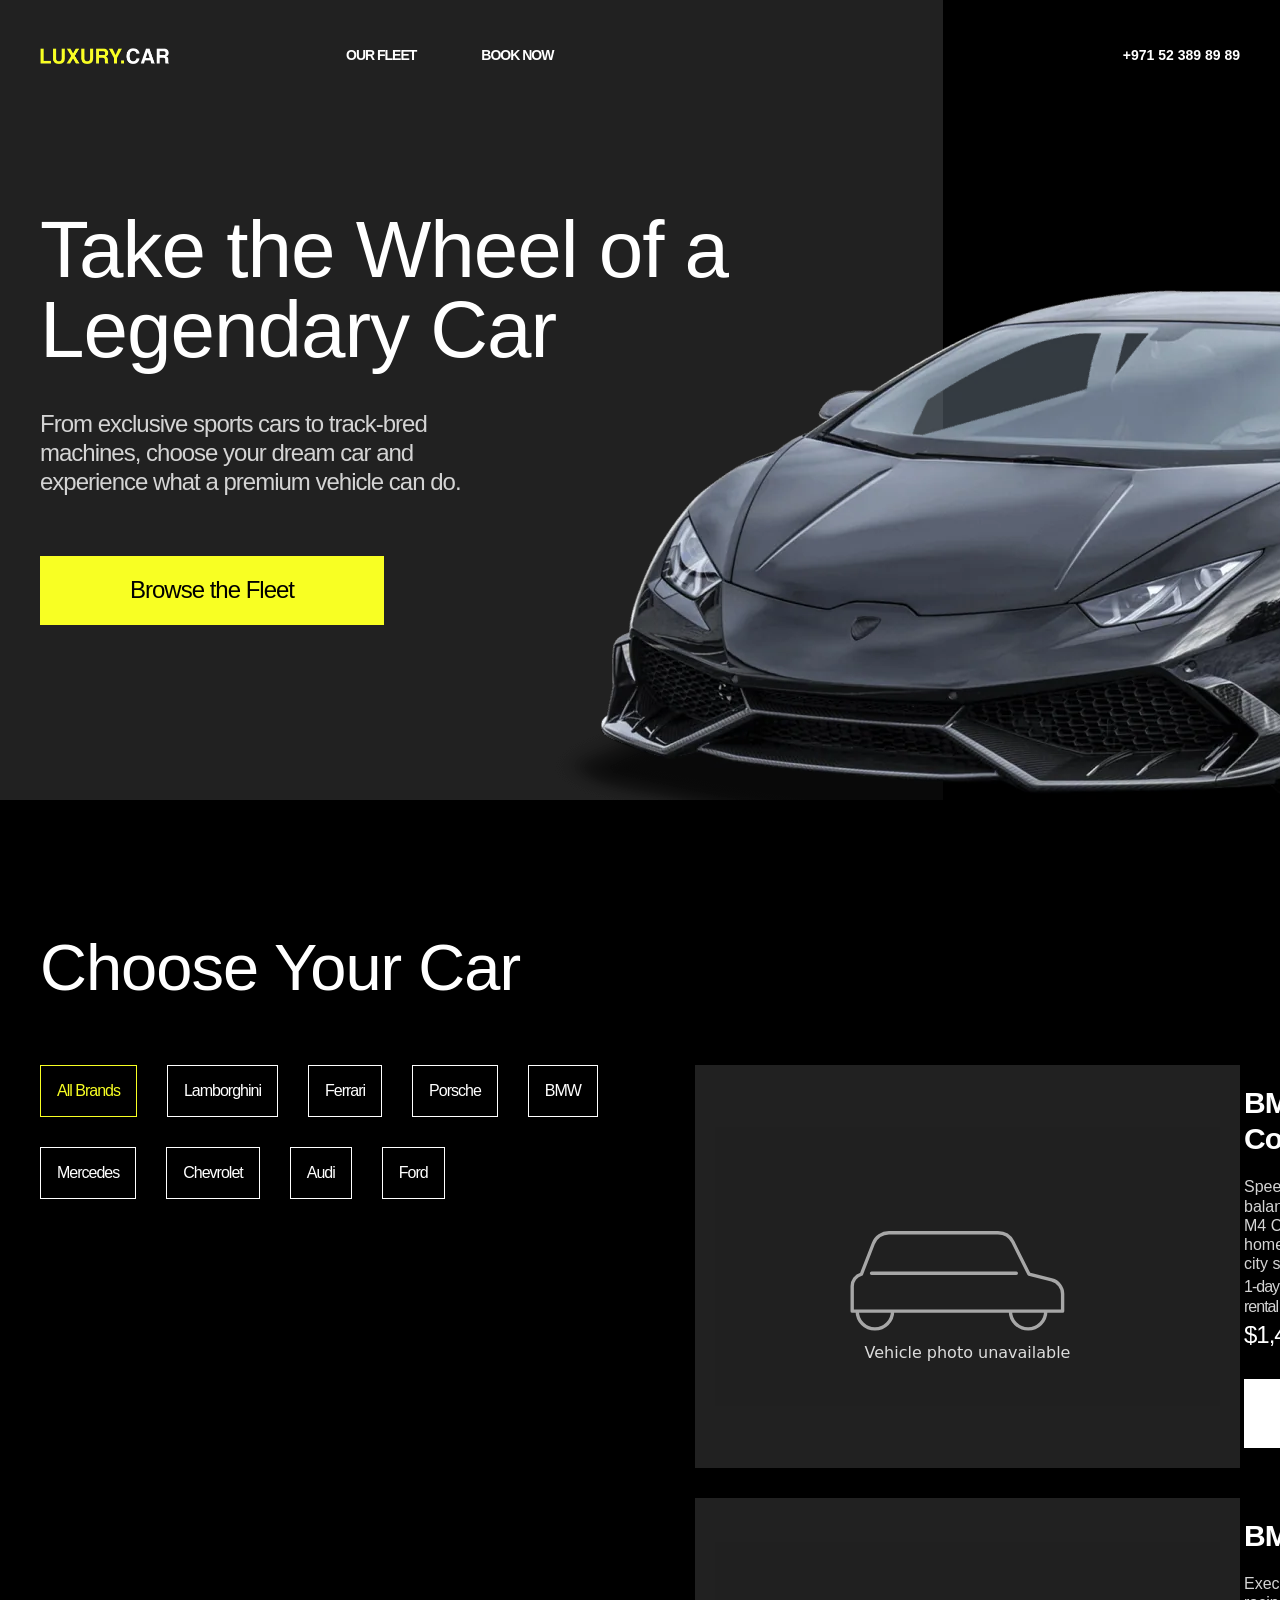
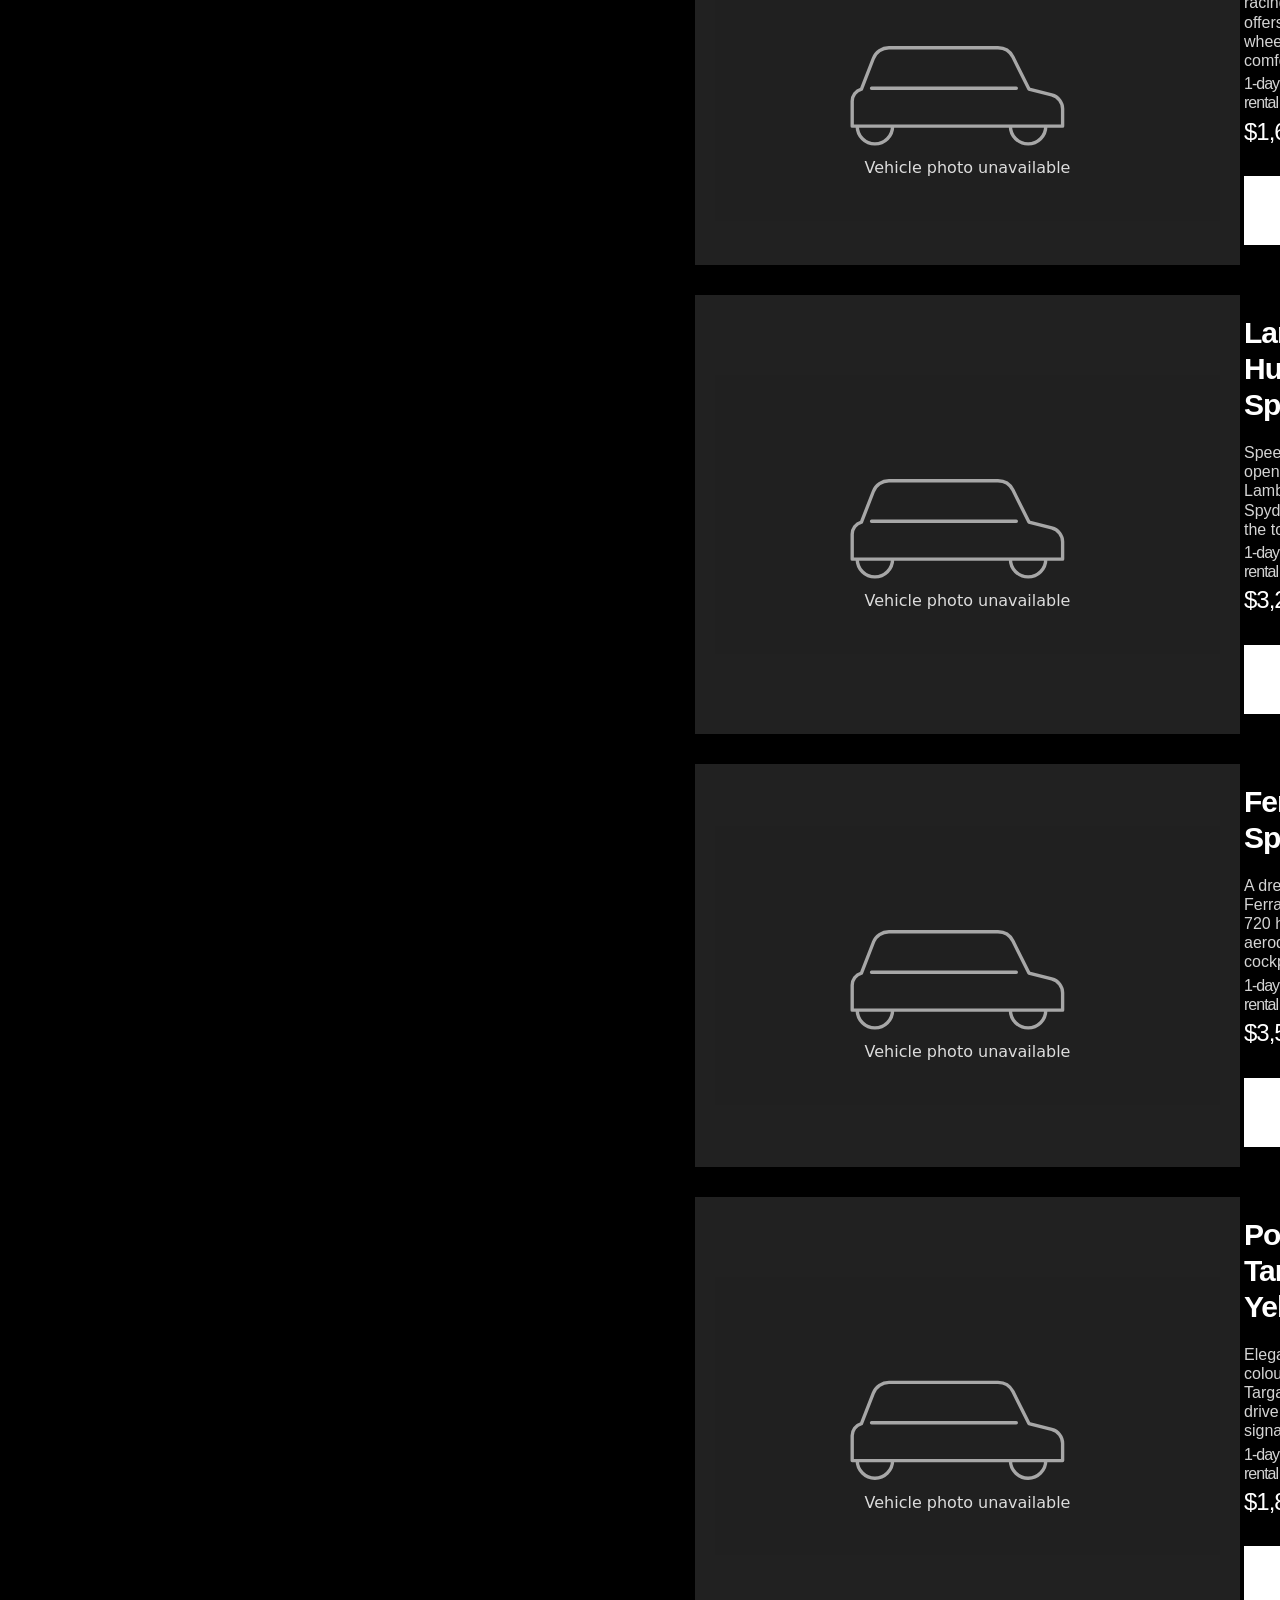
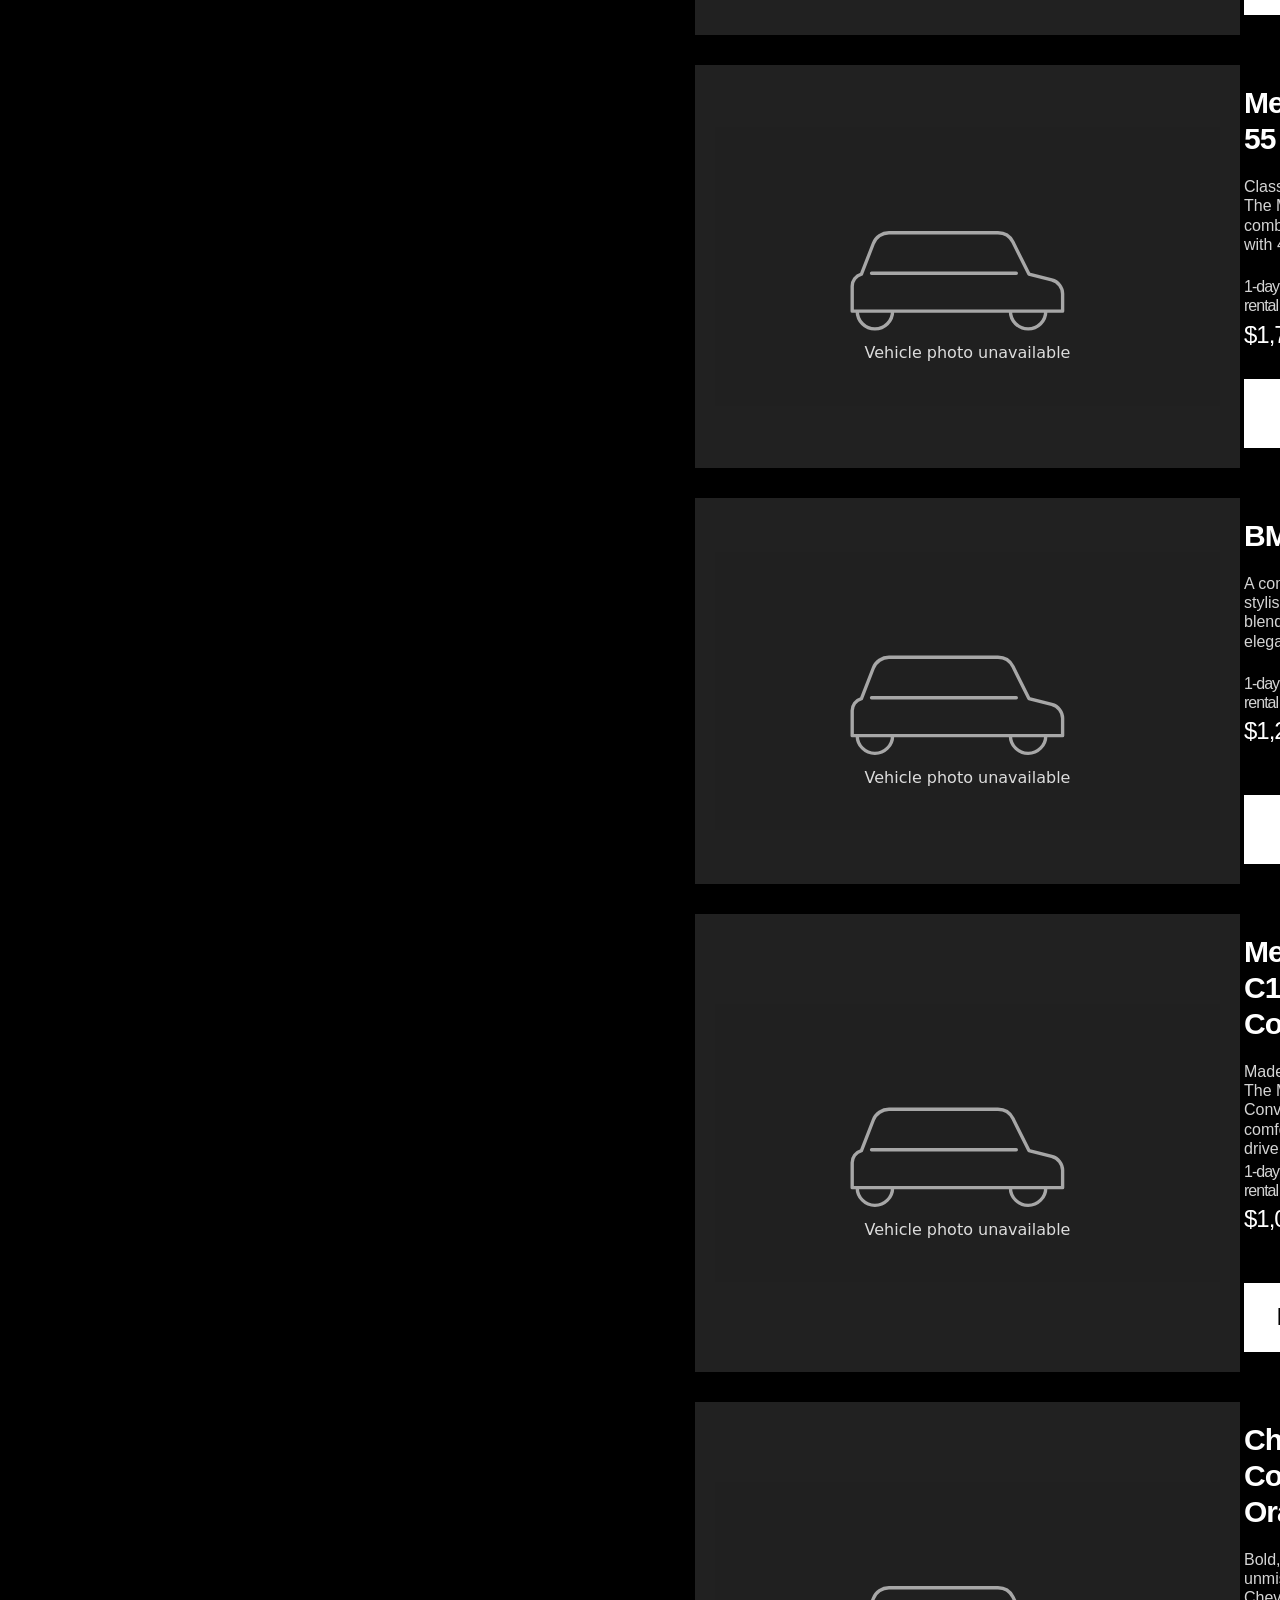
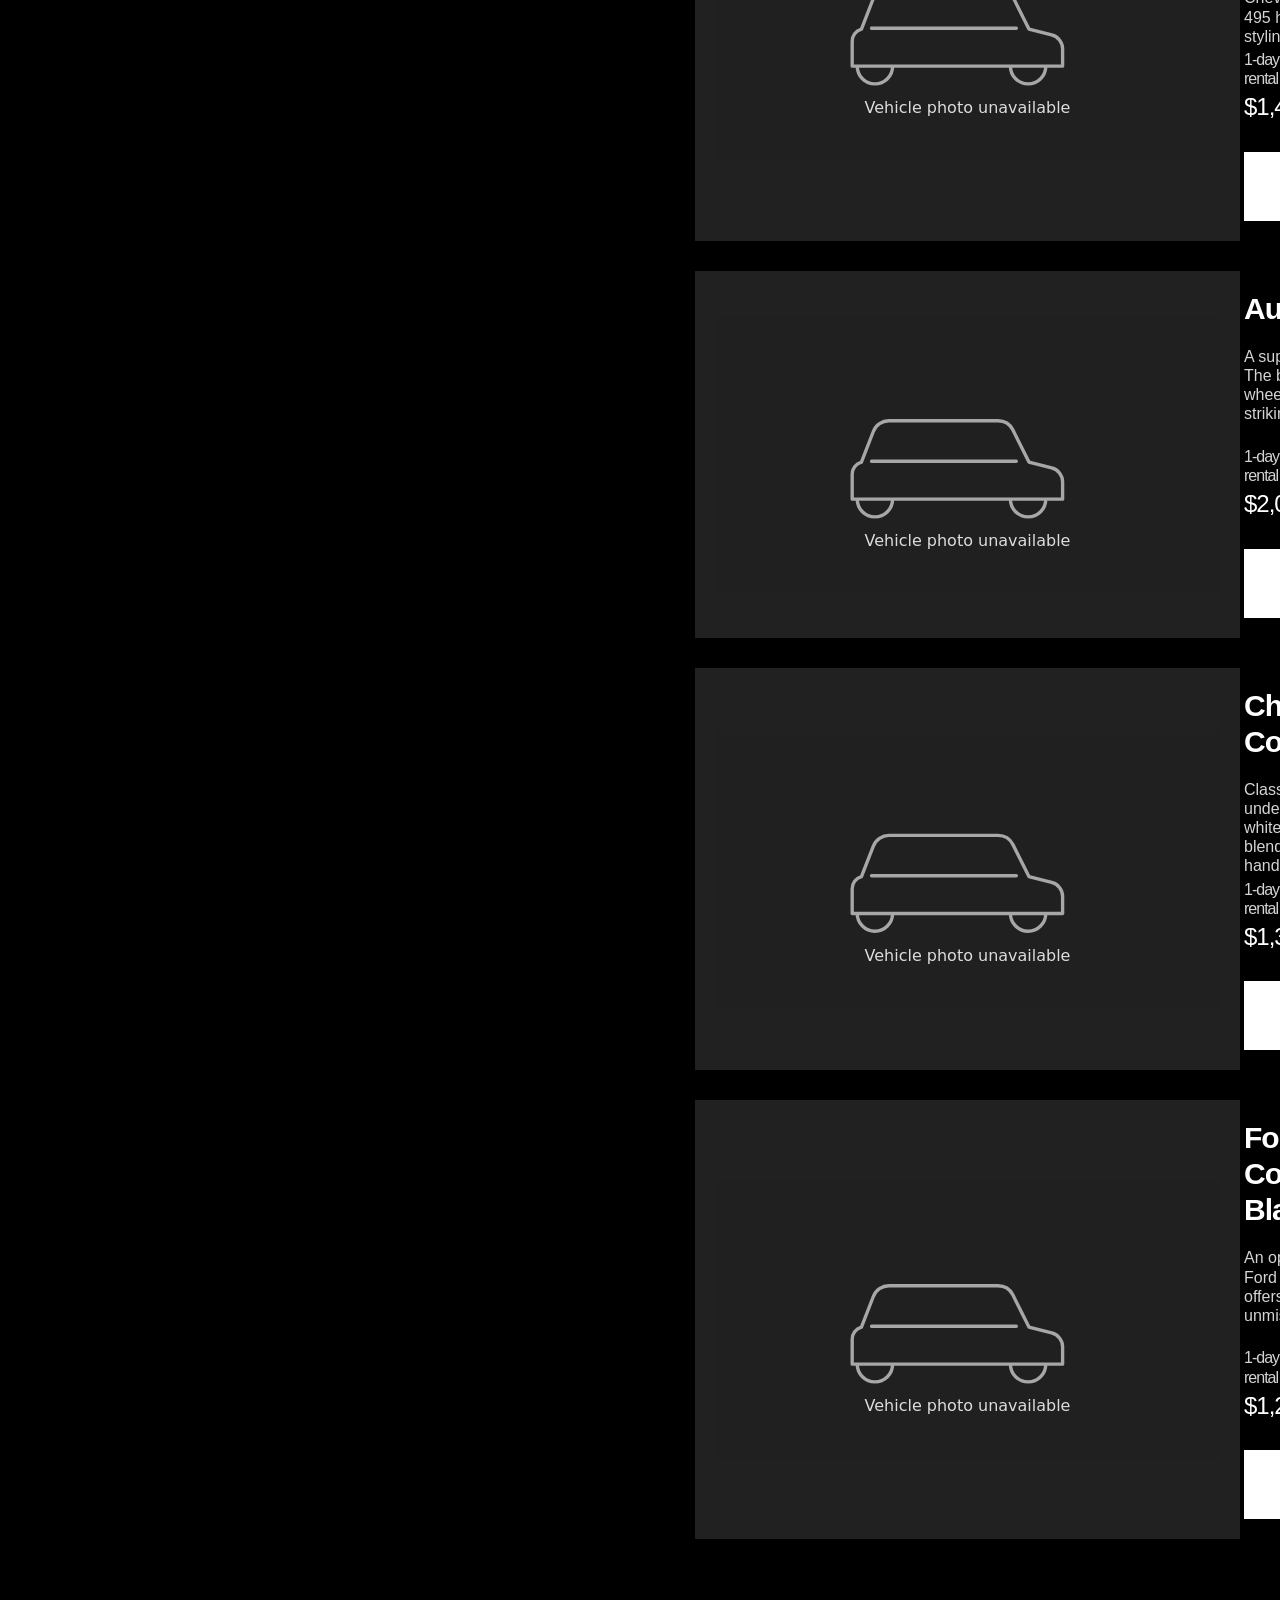
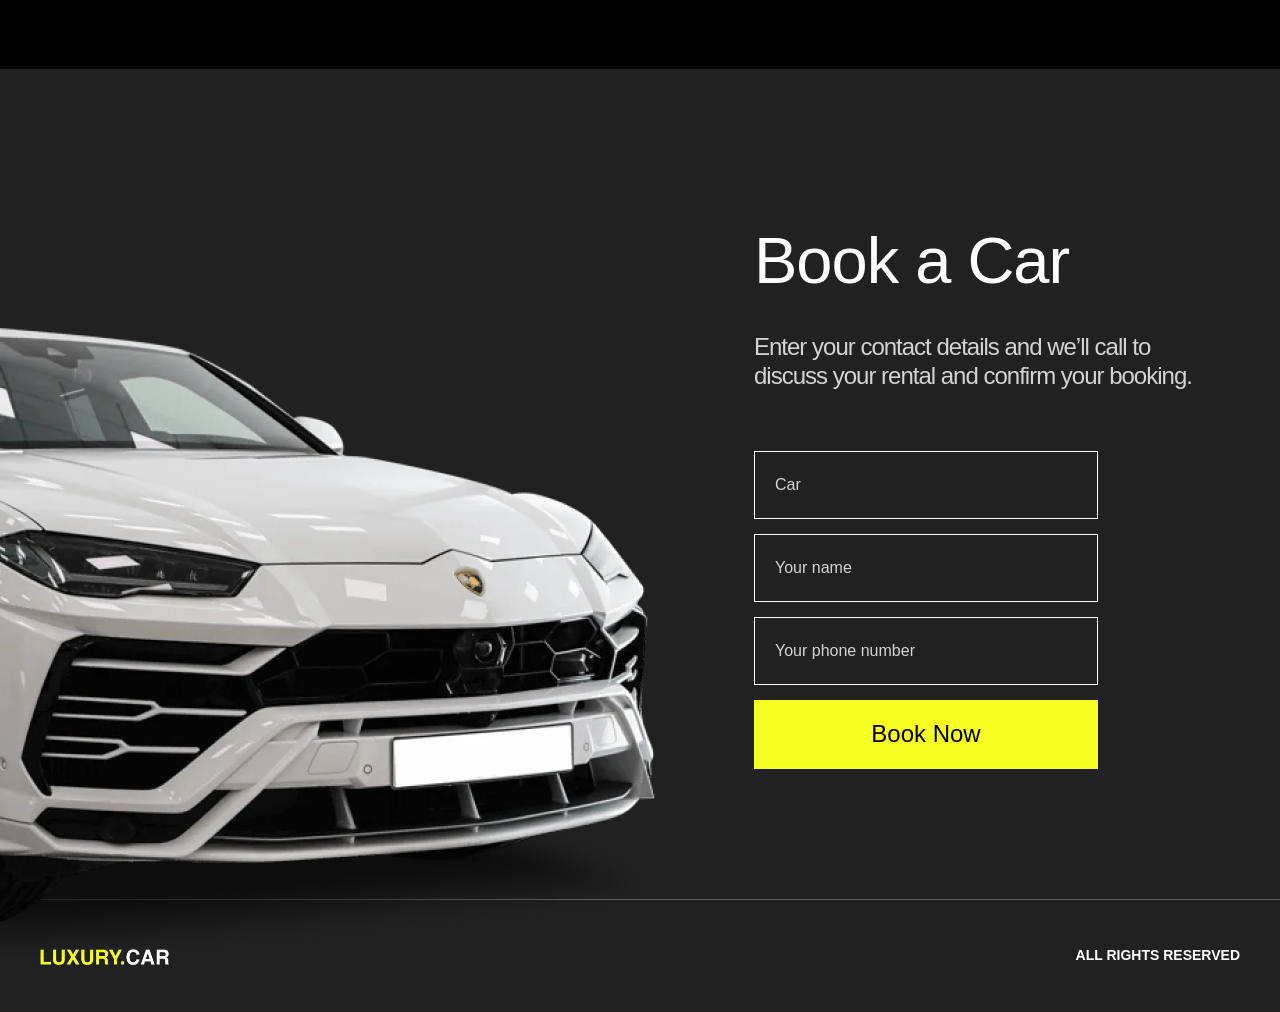
<file: projects/cars/index.html>
<!DOCTYPE html>
<html lang="en">
  <head>
    <title>Premium Car Rentals</title>
    <meta charset="UTF-8">
    <meta name="viewport" content="width=device-width">
    <link rel="stylesheet" href="styles/style.css">
  </head>
  <body>
    <main class="main">
      <header class="header">
        <div class="container">
          <div class="logo">
            <img src="assets/logo.webp" alt="">
          </div>
          <nav class="menu">
            <ul>
              <li>
                <a href="#cars">Our Fleet</a>
              </li>
              <li>
                <a href="#order">Book Now</a>
              </li>
            </ul>
          </nav>
          <a href="tel:+971523898989" class="phone">+971 52 389 89 89</a>
        </div>
      </header>
      <section class="main-content">
        <div class="container">
          <div class="main-info">
            <h1>Take the Wheel of a Legendary Car</h1>
            <p>
              From exclusive sports cars to track-bred machines, choose your dream car and experience what a premium vehicle can do.
            </p>
            <a href="#cars" class="button" id="main-action-button">Browse the Fleet</a>
          </div>
          <img src="assets/main-car.webp" alt="Main car" class="main-image">
        </div>
      </section>

      <div class="black-block"></div>
    </main>

    <section class="cars" id="cars">
      <div class="container">
        <h2>Choose Your Car</h2>
        <div class="cars-content" id="cars-content">
          <aside class="cars-filter">
            <ul>
              <li class="active">All Brands</li>
              <li>Lamborghini</li>
              <li>Ferrari</li>
              <li>Porsche</li>
              <li>BMW</li>
              <li>Mercedes</li>
              <li>Chevrolet</li>
              <li>Audi</li>
              <li>Ford</li>
            </ul>
          </aside>
          <div class="cars-items">
            <article class="car">
              <img src="https://testologia.ru/cars-images/1.png" alt="BMW M4 Competition" loading="lazy" onerror="this.onerror=null; this.src='assets/car-image-unavailable.svg'">
              <div class="car-details">
                <h4>BMW M4 Competition</h4>
                <p>
                  Speed and style in perfect balance. The 510 hp BMW M4 Competition feels at home on the track and on city streets.
                </p>
                <div class="car-action">
                  <ul>
                    <li>
                      <div class="car-period">1-day rental</div>
                      <div class="car-price">$1,450</div>
                    </li>
                    <li>
                      <div class="car-period">1–3 days</div>
                      <div class="car-price">$1,300 <span>/day</span></div>
                    </li>
                    <li>
                      <div class="car-period">3+ days</div>
                      <div class="car-price">$1,100 <span>/day</span></div>
                    </li>
                  </ul>
                  <a href="#order" class="button white-button">Book Now</a>
                </div>
              </div>
            </article>
            <article class="car">
            <img src="https://testologia.ru/cars-images/2.png" alt="BMW M5" loading="lazy" onerror="this.onerror=null; this.src='assets/car-image-unavailable.svg'">
            <div class="car-details">
              <h4>BMW M5</h4>
              <p>
                Executive comfort with a racing spirit. The BMW M5 offers 600 hp, intelligent all-wheel drive, and exceptional comfort.
              </p>
              <div class="car-action">
                <ul>
                  <li>
                    <div class="car-period">1-day rental</div>
                    <div class="car-price">$1,600</div>
                  </li>
                  <li>
                    <div class="car-period">1–3 days</div>
                    <div class="car-price">$1,450 <span>/day</span></div>
                  </li>
                  <li>
                    <div class="car-period">3+ days</div>
                    <div class="car-price">$1,250 <span>/day</span></div>
                  </li>
                </ul>
                <a href="#order" class="button white-button">Book Now</a>
              </div>
            </div>
          </article>
          
          <article class="car">
            <img src="https://testologia.ru/cars-images/3.png" alt="Lamborghini Huracan Spyder Green" loading="lazy" onerror="this.onerror=null; this.src='assets/car-image-unavailable.svg'">
            <div class="car-details">
              <h4>Lamborghini Huracan Spyder Green</h4>
              <p>
                Speed and passion in the open air. The green Lamborghini Huracán Spyder delivers 640 hp with the top down.
              </p>
              <div class="car-action">
                <ul>
                  <li>
                    <div class="car-period">1-day rental</div>
                    <div class="car-price">$3,200</div>
                  </li>
                  <li>
                    <div class="car-period">1–3 days</div>
                    <div class="car-price">$2,900 <span>/day</span></div>
                  </li>
                  <li>
                    <div class="car-period">3+ days</div>
                    <div class="car-price">$2,600 <span>/day</span></div>
                  </li>
                </ul>
                <a href="#order" class="button white-button">Book Now</a>
              </div>
            </div>
          </article>
          
          <article class="car">
            <img src="https://testologia.ru/cars-images/4.png" alt="Ferrari F8 Spider" loading="lazy" onerror="this.onerror=null; this.src='assets/car-image-unavailable.svg'">
            <div class="car-details">
              <h4>Ferrari F8 Spider</h4>
              <p>
                A dream on wheels. The Ferrari F8 Spider combines 720 hp, F1-inspired aerodynamics, and an open cockpit.
              </p>
              <div class="car-action">
                <ul>
                  <li>
                    <div class="car-period">1-day rental</div>
                    <div class="car-price">$3,500</div>
                  </li>
                  <li>
                    <div class="car-period">1–3 days</div>
                    <div class="car-price">$3,200 <span>/day</span></div>
                  </li>
                  <li>
                    <div class="car-period">3+ days</div>
                    <div class="car-price">$2,900 <span>/day</span></div>
                  </li>
                </ul>
                <a href="#order" class="button white-button">Book Now</a>
              </div>
            </div>
          </article>
          
          <article class="car">
            <img src="https://testologia.ru/cars-images/5.png" alt="Porsche 911 Targa 4S Yellow" loading="lazy" onerror="this.onerror=null; this.src='assets/car-image-unavailable.svg'">
            <div class="car-details">
              <h4>Porsche 911 Targa 4S Yellow</h4>
              <p>
                Elegant power in a striking colour. The Porsche 911 Targa 4S features all-wheel drive, 450 hp, and the signature Targa roof.
              </p>
              <div class="car-action">
                <ul>
                  <li>
                    <div class="car-period">1-day rental</div>
                    <div class="car-price">$1,800</div>
                  </li>
                  <li>
                    <div class="car-period">1–3 days</div>
                    <div class="car-price">$1,650 <span>/day</span></div>
                  </li>
                  <li>
                    <div class="car-period">3+ days</div>
                    <div class="car-price">$1,450 <span>/day</span></div>
                  </li>
                </ul>
                <a href="#order" class="button white-button">Book Now</a>
              </div>
            </div>
          </article>
          
          <article class="car">
            <img src="https://testologia.ru/cars-images/6.png" alt="Mercedes SL 55 AMG" loading="lazy" onerror="this.onerror=null; this.src='assets/car-image-unavailable.svg'">
            <div class="car-details">
              <h4>Mercedes SL 55 AMG</h4>
              <p>
                Classic sports-car elegance. The Mercedes SL 55 AMG combines convertible luxury with 469 hp.
              </p>
              <div class="car-action">
                <ul>
                  <li>
                    <div class="car-period">1-day rental</div>
                    <div class="car-price">$1,700</div>
                  </li>
                  <li>
                    <div class="car-period">1–3 days</div>
                    <div class="car-price">$1,550 <span>/day</span></div>
                  </li>
                  <li>
                    <div class="car-period">3+ days</div>
                    <div class="car-price">$1,350 <span>/day</span></div>
                  </li>
                </ul>
                <a href="#order" class="button white-button">Book Now</a>
              </div>
            </div>
          </article>
          
          <article class="car">
            <img src="https://testologia.ru/cars-images/7.png" alt="BMW Z4" loading="lazy" onerror="this.onerror=null; this.src='assets/car-image-unavailable.svg'">
            <div class="car-details">
              <h4>BMW Z4</h4>
              <p>
                A compact convertible for stylish trips. The BMW Z4 blends agility, power, and elegant design.
              </p>
              <div class="car-action">
                <ul>
                  <li>
                    <div class="car-period">1-day rental</div>
                    <div class="car-price">$1,200</div>
                  </li>
                  <li>
                    <div class="car-period">1–3 days</div>
                    <div class="car-price">$1,100 <span>/day</span></div>
                  </li>
                  <li>
                    <div class="car-period">3+ days</div>
                    <div class="car-price">$950 <span>/day</span></div>
                  </li>
                </ul>
                <a href="#order" class="button white-button">Book Now</a>
              </div>
            </div>
          </article>
          
          <article class="car">
            <img src="https://testologia.ru/cars-images/8.png" alt="Mercedes C180 Convertible" loading="lazy" onerror="this.onerror=null; this.src='assets/car-image-unavailable.svg'">
            <div class="car-details">
              <h4>Mercedes C180 Convertible</h4>
              <p>
                Made for sunny days. The Mercedes C180 Convertible is an easy, comfortable open-top drive.
              </p>
              <div class="car-action">
                <ul>
                  <li>
                    <div class="car-period">1-day rental</div>
                    <div class="car-price">$1,000</div>
                  </li>
                  <li>
                    <div class="car-period">1–3 days</div>
                    <div class="car-price">$900 <span>/day</span></div>
                  </li>
                  <li>
                    <div class="car-period">3+ days</div>
                    <div class="car-price">$800 <span>/day</span></div>
                  </li>
                </ul>
                <a href="#order" class="button white-button">Book Now</a>
              </div>
            </div>
          </article>
          
          <article class="car">
            <img src="https://testologia.ru/cars-images/9.png" alt="Chevrolet Corvette Orange" loading="lazy" onerror="this.onerror=null; this.src='assets/car-image-unavailable.svg'">
            <div class="car-details">
              <h4>Chevrolet Corvette Orange</h4>
              <p>
                Bold, powerful, and unmistakable. The orange Chevrolet Corvette delivers 495 hp and distinctive styling.
              </p>
              <div class="car-action">
                <ul>
                  <li>
                    <div class="car-period">1-day rental</div>
                    <div class="car-price">$1,400</div>
                  </li>
                  <li>
                    <div class="car-period">1–3 days</div>
                    <div class="car-price">$1,250 <span>/day</span></div>
                  </li>
                  <li>
                    <div class="car-period">3+ days</div>
                    <div class="car-price">$1,100 <span>/day</span></div>
                  </li>
                </ul>
                <a href="#order" class="button white-button">Book Now</a>
              </div>
            </div>
          </article>
          <article class="car">
          <img src="https://testologia.ru/cars-images/10.png" alt="Audi R8 Blue" loading="lazy" onerror="this.onerror=null; this.src='assets/car-image-unavailable.svg'">
          <div class="car-details">
            <h4>Audi R8 Blue</h4>
            <p>
              A supercar for speed lovers. The blue Audi R8 offers all-wheel drive, 570 hp, and striking design.
            </p>
            <div class="car-action">
              <ul>
                <li>
                  <div class="car-period">1-day rental</div>
                  <div class="car-price">$2,000</div>
                </li>
                <li>
                  <div class="car-period">1–3 days</div>
                  <div class="car-price">$1,850 <span>/day</span></div>
                </li>
                <li>
                  <div class="car-period">3+ days</div>
                  <div class="car-price">$1,600 <span>/day</span></div>
                </li>
              </ul>
              <a href="#order" class="button white-button">Book Now</a>
            </div>
          </div>
        </article>
        
        <article class="car">
          <img src="https://testologia.ru/cars-images/11.png" alt="Chevrolet Corvette White" loading="lazy" onerror="this.onerror=null; this.src='assets/car-image-unavailable.svg'">
          <div class="car-details">
            <h4>Chevrolet Corvette White</h4>
            <p>
              Classic power in an understated colour. The white Chevrolet Corvette blends performance, handling, and style.
            </p>
            <div class="car-action">
              <ul>
                <li>
                  <div class="car-period">1-day rental</div>
                  <div class="car-price">$1,350</div>
                </li>
                <li>
                  <div class="car-period">1–3 days</div>
                  <div class="car-price">$1,200 <span>/day</span></div>
                </li>
                <li>
                  <div class="car-period">3+ days</div>
                  <div class="car-price">$1,000 <span>/day</span></div>
                </li>
              </ul>
              <a href="#order" class="button white-button">Book Now</a>
            </div>
          </div>
        </article>
        
        <article class="car">
          <img src="https://testologia.ru/cars-images/12.png" alt="Ford Mustang Convertible Black" loading="lazy" onerror="this.onerror=null; this.src='assets/car-image-unavailable.svg'">
          <div class="car-details">
            <h4>Ford Mustang Convertible Black</h4>
            <p>
              An open-air icon. The black Ford Mustang Convertible offers 450 hp and unmistakable styling.
            </p>
            <div class="car-action">
              <ul>
                <li>
                  <div class="car-period">1-day rental</div>
                  <div class="car-price">$1,250</div>
                </li>
                <li>
                  <div class="car-period">1–3 days</div>
                  <div class="car-price">$1,150 <span>/day</span></div>
                </li>
                <li>
                  <div class="car-period">3+ days</div>
                  <div class="car-price">$1,000 <span>/day</span></div>
                </li>
              </ul>
              <a href="#order" class="button white-button">Book Now</a>
            </div>
          </div>
        </article>
        </div>
          </div>
        </div>
      
    </section>

    <section class="order" id="order">
      <div class="container">
      <img src="assets/order-car.webp" alt="Order car">
      <form>
        <h3>Book a Car</h3>
        <p>Enter your contact details and we’ll call to discuss your rental and confirm your booking.</p>
        <div class="order-form">
        <input type="text" placeholder="Car" id="car">
        <input type="text" placeholder="Your name" id="name">
        <input type="text" placeholder="Your phone number" id="phone">
        <button class="button" type="button" id="order-action">Book Now</button>
        </div>
      </form>
      </div>
    </section>

    <footer class="footer">
      <div class="container">
        <div class="logo">
         <img src="assets/logo.webp" alt="">
        </div>
        <div class="rights">All rights reserved</div>
      </div>
    </footer>

    <script src="scripts/script.js"></script>
  </body>
</html>
</file>
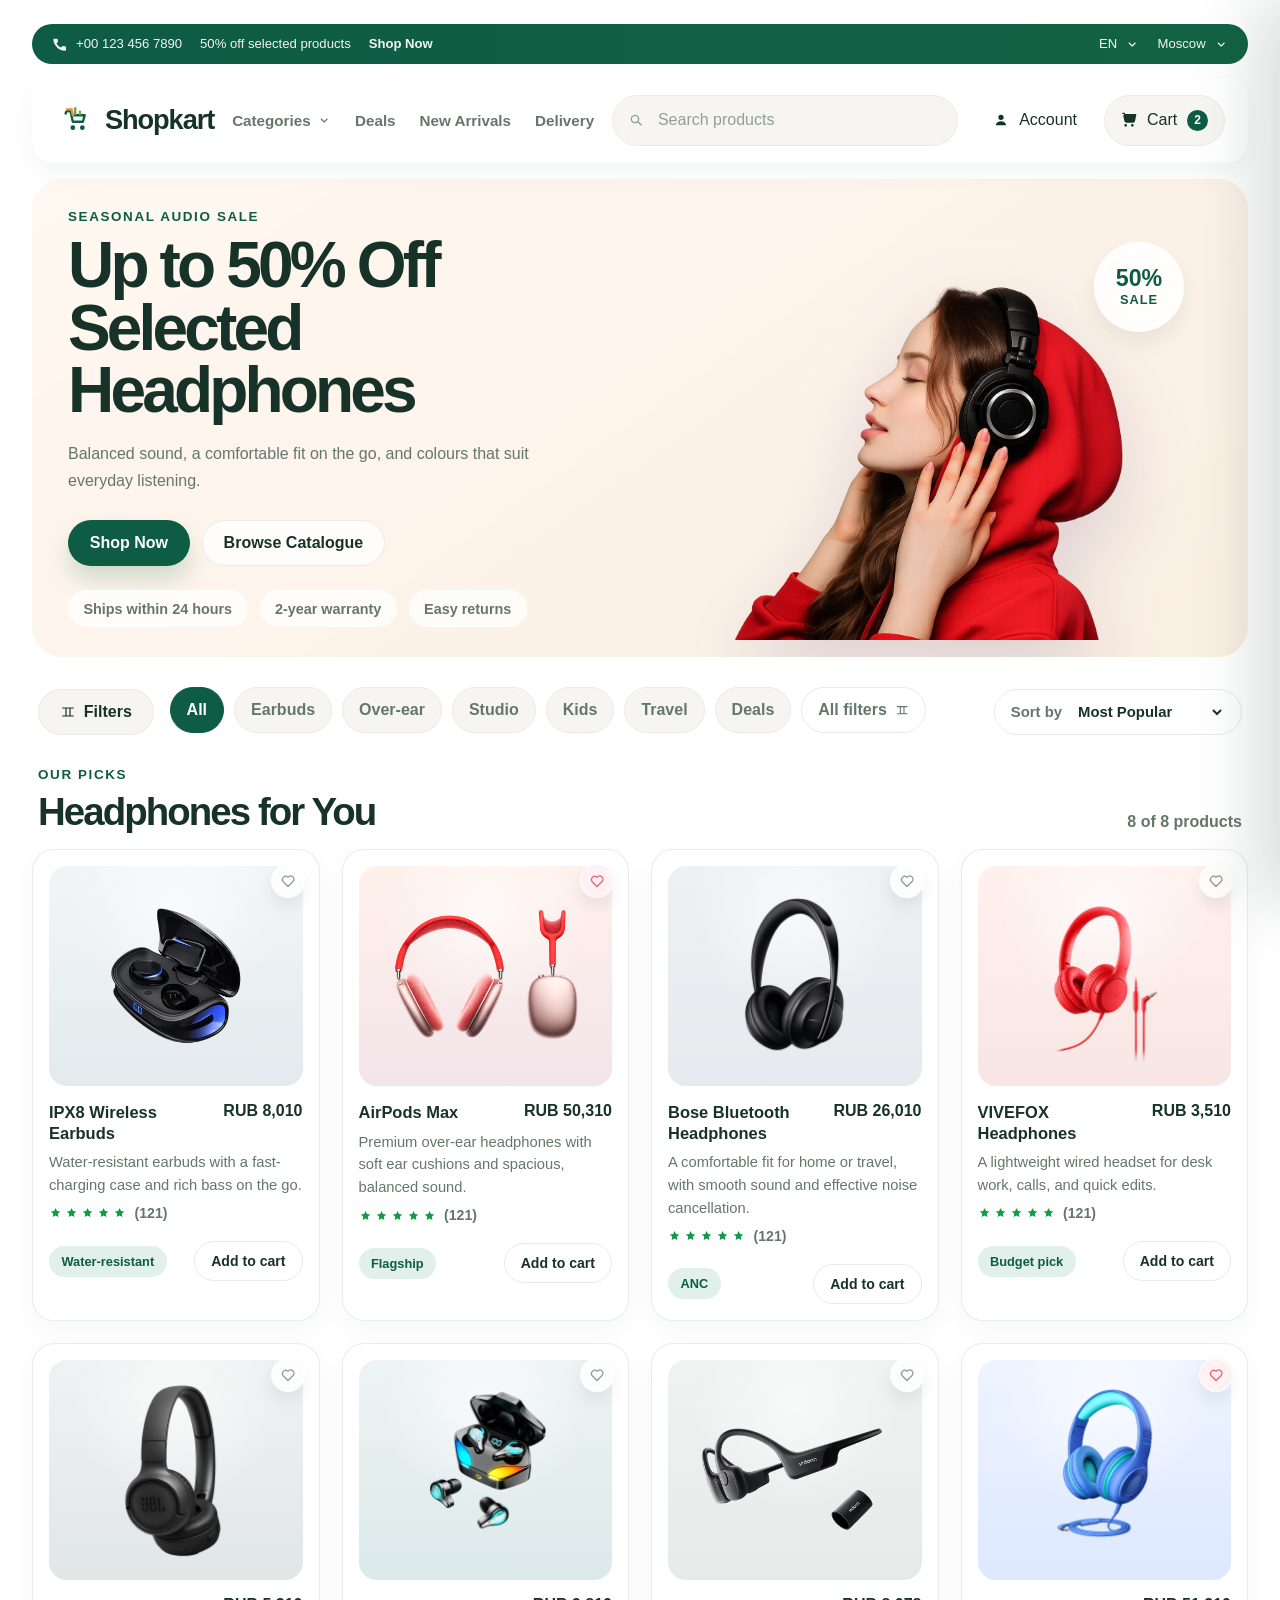
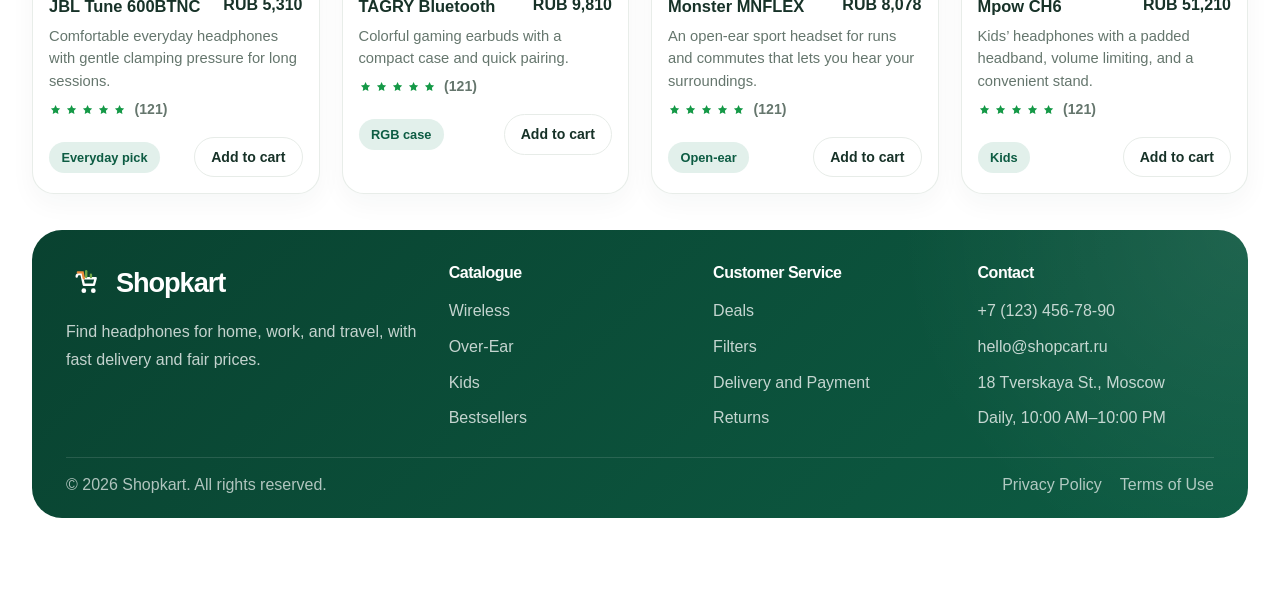
<file: projects/head-phones/index.html>
<!DOCTYPE html>
<html lang="en">
  <head>
    <meta charset="UTF-8">
    <meta name="viewport" content="width=device-width, initial-scale=1.0">
    <title>Shopkart Headphone Catalogue</title>
    <link rel="stylesheet" href="styles.css">
  </head>
  <body>
    <svg class="icon-sprite" aria-hidden="true" focusable="false">
      <symbol id="icon-phone" viewbox="0 0 24 24">
        <path d="M6.6 10.8a15.8 15.8 0 0 0 6.6 6.6l2.2-2.2a1 1 0 0 1 1-.24 11.3 11.3 0 0 0 3.56.57 1 1 0 0 1 1 1V21a1 1 0 0 1-1 1A18 18 0 0 1 2 5a1 1 0 0 1 1-1h4.5a1 1 0 0 1 1 1 11.3 11.3 0 0 0 .58 3.56 1 1 0 0 1-.25 1z" fill="currentColor"></path>
      </symbol>
      <symbol id="icon-search" viewbox="0 0 24 24">
        <path d="M10.5 4a6.5 6.5 0 1 0 4.06 11.57l4.94 4.93 1.41-1.41-4.93-4.94A6.5 6.5 0 0 0 10.5 4Zm0 2a4.5 4.5 0 1 1 0 9 4.5 4.5 0 0 1 0-9Z" fill="currentColor"></path>
      </symbol>
      <symbol id="icon-user" viewbox="0 0 24 24">
        <path d="M12 12a4 4 0 1 0-4-4 4 4 0 0 0 4 4Zm0 2c-3.3 0-6.5 1.7-7.5 4.5A1 1 0 0 0 5.44 20h13.12a1 1 0 0 0 .94-1.35C18.5 15.7 15.3 14 12 14Z" fill="currentColor"></path>
      </symbol>
      <symbol id="icon-cart" viewbox="0 0 24 24">
        <path d="M7 18a2 2 0 1 0 2 2 2 2 0 0 0-2-2Zm10 0a2 2 0 1 0 2 2 2 2 0 0 0-2-2ZM5.16 5l.57 2H21l-1.6 7.25a1 1 0 0 1-.98.75H8a1 1 0 0 1-.98-.8L4.2 3H2V1h3a1 1 0 0 1 .96.74L6.4 3H22a1 1 0 0 1 .98 1.22L21 13.78A3 3 0 0 1 18.07 16H8a3 3 0 0 1-2.94-2.42L3.2 5H5.16Z" fill="currentColor"></path>
      </symbol>
      <symbol id="icon-heart" viewbox="0 0 24 24">
        <path d="M12 20.3 4.8 13.1a4.9 4.9 0 0 1 6.9-6.9L12 6.5l.3-.3a4.9 4.9 0 1 1 6.9 6.9Z" fill="none" stroke="currentColor" stroke-linecap="round" stroke-linejoin="round" stroke-width="1.8"></path>
      </symbol>
      <symbol id="icon-star" viewbox="0 0 24 24">
        <path d="m12 3.8 2.6 5.36 5.92.86-4.28 4.17 1 5.9L12 17.34l-5.24 2.75 1-5.9-4.28-4.17 5.92-.86Z" fill="currentColor"></path>
      </symbol>
      <symbol id="icon-chevron" viewbox="0 0 24 24">
        <path d="m7 10 5 5 5-5" fill="none" stroke="currentColor" stroke-linecap="round" stroke-linejoin="round" stroke-width="1.8"></path>
      </symbol>
      <symbol id="icon-menu" viewbox="0 0 24 24">
        <path d="M4 7h16M4 12h16M4 17h16" fill="none" stroke="currentColor" stroke-linecap="round" stroke-width="1.9"></path>
      </symbol>
      <symbol id="icon-close" viewbox="0 0 24 24">
        <path d="m6 6 12 12M18 6 6 18" fill="none" stroke="currentColor" stroke-linecap="round" stroke-width="1.9"></path>
      </symbol>
      <symbol id="icon-sliders" viewbox="0 0 24 24">
        <path d="M4 6h10m2 0h4M9 6v12M4 18h4m2 0h10M15 18V6" fill="none" stroke="currentColor" stroke-linecap="round" stroke-width="1.8"></path>
      </symbol>
    </svg>

    <div class="page-shell">
      <div class="page-orb page-orb--left"></div>
      <div class="page-orb page-orb--right"></div>

      <div class="catalog-composition">
        <main class="catalog-panel">
          <div class="utility-bar">
            <div class="utility-copy">
              <span class="utility-item">
                <svg class="icon"><use href="#icon-phone"></use></svg>
                <span>+00 123 456 7890</span>
              </span>
              <span class="utility-item">50% off selected products</span>
              <a class="utility-link" href="#productGrid">Shop Now</a>
            </div>

            <div class="utility-meta">
              <button class="utility-select" type="button">
                EN
                <svg class="icon icon--tiny"><use href="#icon-chevron"></use></svg>
              </button>
              <button class="utility-select" type="button">
                Moscow
                <svg class="icon icon--tiny"><use href="#icon-chevron"></use></svg>
              </button>
            </div>
          </div>

          <header class="site-header">
            <a class="brand" href="#">
              <span class="brand-mark" aria-hidden="true">
                <svg viewbox="0 0 64 64">
                  <path d="M18 21a4 4 0 0 1 4-4h4l4 18h17l3-11H31" fill="none" stroke="#0d5c43" stroke-linecap="round" stroke-linejoin="round" stroke-width="4"></path>
                  <circle cx="30" cy="45" r="4" fill="#0d5c43"></circle>
                  <circle cx="46" cy="45" r="4" fill="#0d5c43"></circle>
                  <path d="M20 14h8l2 10" fill="none" stroke="#ee8d3d" stroke-linecap="round" stroke-width="4"></path>
                  <path d="M34 12v10" fill="none" stroke="#70a748" stroke-linecap="round" stroke-width="4"></path>
                  <path d="M42 18v4" fill="none" stroke="#70a748" stroke-linecap="round" stroke-width="4"></path>
                </svg>
              </span>
              <span class="brand-wordmark">Shopkart</span>
            </a>

            <button class="nav-toggle" type="button" aria-expanded="false" aria-controls="primaryNav">
              <svg class="icon"><use href="#icon-menu"></use></svg>
              <span class="sr-only">Open navigation</span>
            </button>

            <nav class="primary-nav" id="primaryNav" aria-label="Main navigation">
              <a href="#filterBar">Categories <svg class="icon icon--tiny"><use href="#icon-chevron"></use></svg></a>
              <a href="#productGrid">Deals</a>
              <a href="#hero">New Arrivals</a>
              <a href="#productGrid">Delivery</a>
            </nav>

            <form class="search-shell" role="search">
              <label class="sr-only" for="siteSearch">Search products</label>
              <svg class="icon search-icon"><use href="#icon-search"></use></svg>
              <input id="siteSearch" type="search" placeholder="Search products">
            </form>

            <div class="header-actions">
              <button class="header-action" type="button">
                <svg class="icon"><use href="#icon-user"></use></svg>
                <span>Account</span>
              </button>
              <button class="header-action header-action--cart" type="button">
                <svg class="icon"><use href="#icon-cart"></use></svg>
                <span>Cart</span>
                <span class="cart-badge">2</span>
              </button>
            </div>
          </header>

          <section class="hero-section" id="hero">
            <div class="hero-copy">
              <p class="eyebrow">Seasonal Audio Sale</p>
              <h1>Up to 50% Off Selected Headphones</h1>
              <p class="hero-text">
                Balanced sound, a comfortable fit on the go, and colours that suit everyday listening.
              </p>
              <div class="hero-actions">
                <a class="button button--primary" href="#productGrid">Shop Now</a>
                <a class="button button--secondary" href="#productGrid">Browse Catalogue</a>
              </div>
              <ul class="hero-metrics" aria-label="Store benefits">
                <li>Ships within 24 hours</li>
                <li>2-year warranty</li>
                <li>Easy returns</li>
              </ul>
            </div>

            <div class="hero-visual" aria-hidden="true">
              <div class="hero-badge">
                <strong>50%</strong>
                <span>Sale</span>
              </div>
              <img class="hero-illustration hero-illustration--photo" src="assets/hero.webp" alt="Woman wearing black headphones">
            </div>
          </section>

          <section class="filter-bar" id="filterBar">
            <div class="filter-tools">
              <button class="button button--ghost filter-open" type="button" data-open-drawer="true">
                <svg class="icon"><use href="#icon-sliders"></use></svg>
                <span>Filters</span>
              </button>

              <div class="chip-row" id="chipRow" aria-label="Quick filters"></div>

              <label class="sort-shell" for="sortSelect">
                <span>Sort by</span>
                <select id="sortSelect">
                  <option value="featured">Most Popular</option>
                  <option value="price-low">Price: Low to High</option>
                  <option value="price-high">Price: High to Low</option>
                  <option value="rating">Highest Rated</option>
                </select>
              </label>
            </div>
          </section>

          <section class="catalog-body">
            <div class="section-head">
              <div>
                <p class="eyebrow">Our Picks</p>
                <h2>Headphones for You</h2>
              </div>
              <p class="results-summary" id="resultsSummary"></p>
            </div>

            <div class="product-grid" id="productGrid"></div>
          </section>

          <footer class="site-footer">
            <div class="footer-grid">
              <div class="footer-brand">
                <a class="footer-brand__logo" href="#">
                  <span class="brand-mark" aria-hidden="true">
                    <svg viewbox="0 0 64 64">
                      <path d="M18 21a4 4 0 0 1 4-4h4l4 18h17l3-11H31" fill="none" stroke="#ffffff" stroke-linecap="round" stroke-linejoin="round" stroke-width="4"></path>
                      <circle cx="30" cy="45" r="4" fill="#ffffff"></circle>
                      <circle cx="46" cy="45" r="4" fill="#ffffff"></circle>
                      <path d="M20 14h8l2 10" fill="none" stroke="#ee8d3d" stroke-linecap="round" stroke-width="4"></path>
                      <path d="M34 12v10" fill="none" stroke="#70a748" stroke-linecap="round" stroke-width="4"></path>
                      <path d="M42 18v4" fill="none" stroke="#70a748" stroke-linecap="round" stroke-width="4"></path>
                    </svg>
                  </span>
                  <span class="brand-wordmark">Shopkart</span>
                </a>
                <p class="footer-description">
                  Find headphones for home, work, and travel, with fast delivery and fair prices.
                </p>
              </div>

              <div class="footer-column">
                <h3>Catalogue</h3>
                <a href="#productGrid">Wireless</a>
                <a href="#productGrid">Over-Ear</a>
                <a href="#productGrid">Kids</a>
                <a href="#productGrid">Bestsellers</a>
              </div>

              <div class="footer-column">
                <h3>Customer Service</h3>
                <a href="#hero">Deals</a>
                <a href="#filterBar">Filters</a>
                <a href="#productGrid">Delivery and Payment</a>
                <a href="#productGrid">Returns</a>
              </div>

              <div class="footer-column">
                <h3>Contact</h3>
                <a href="tel:+71234567890">+7 (123) 456-78-90</a>
                <a href="mailto:hello@shopcart.ru">hello@shopcart.ru</a>
                <p>18 Tverskaya St., Moscow</p>
                <p>Daily, 10:00 AM–10:00 PM</p>
              </div>
            </div>

            <div class="footer-bottom">
              <p>© 2026 Shopkart. All rights reserved.</p>
              <div class="footer-legal">
                <a href="#">Privacy Policy</a>
                <a href="#">Terms of Use</a>
              </div>
            </div>
          </footer>
        </main>

      </div>
    </div>

    <div class="drawer-backdrop" id="drawerBackdrop" hidden></div>

    <aside class="filter-drawer" id="filterDrawer" aria-hidden="true">
      <div class="filter-drawer__header">
        <div>
          <p class="eyebrow">Refine Your Search</p>
          <h3>Product Filters</h3>
        </div>
        <button class="drawer-close" type="button" data-close-drawer="true">
          <svg class="icon"><use href="#icon-close"></use></svg>
          <span class="sr-only">Close filters</span>
        </button>
      </div>

      <div class="filter-drawer__body" id="drawerFilters"></div>

      <div class="filter-drawer__footer">
        <button class="button button--secondary" type="button" id="resetFilters">Reset</button>
        <button class="button button--primary" type="button" data-close-drawer="true">Apply</button>
      </div>
    </aside>

    <script src="script.js"></script>
  </body>
</html>
</file>
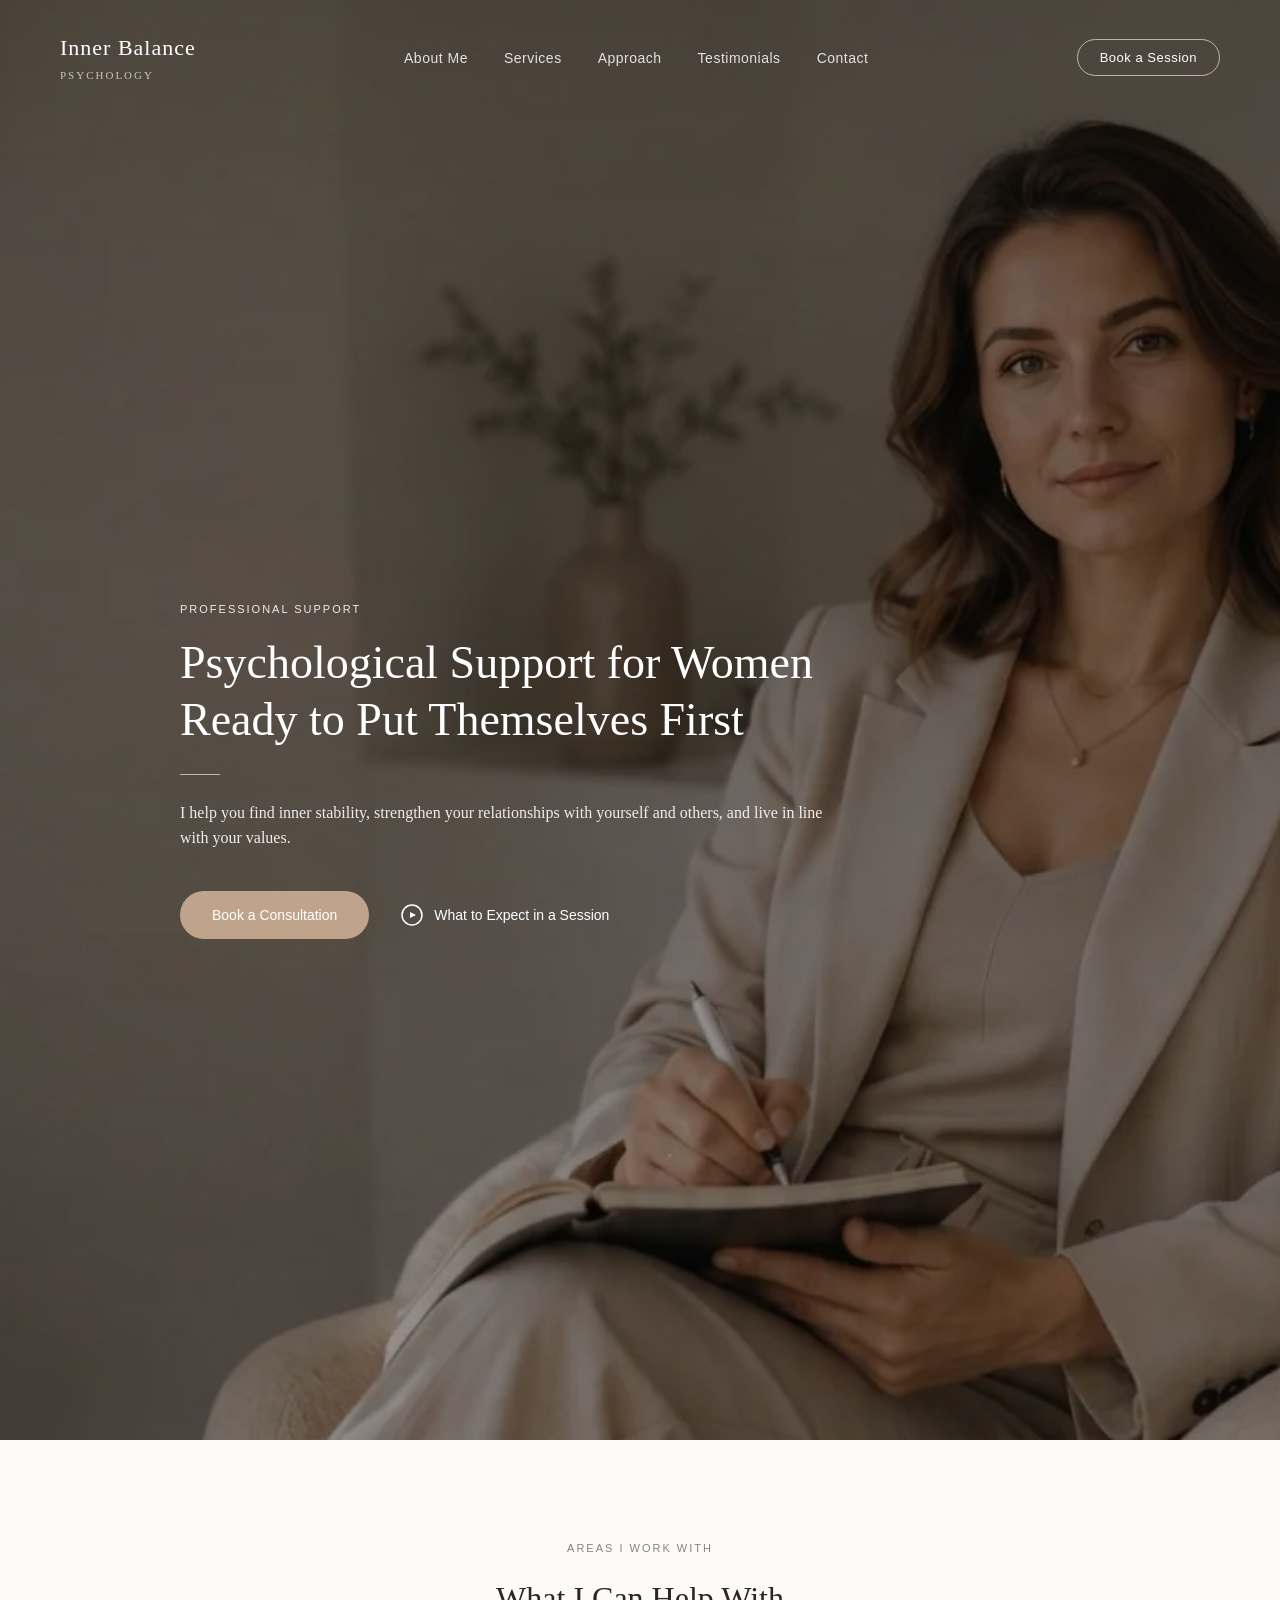
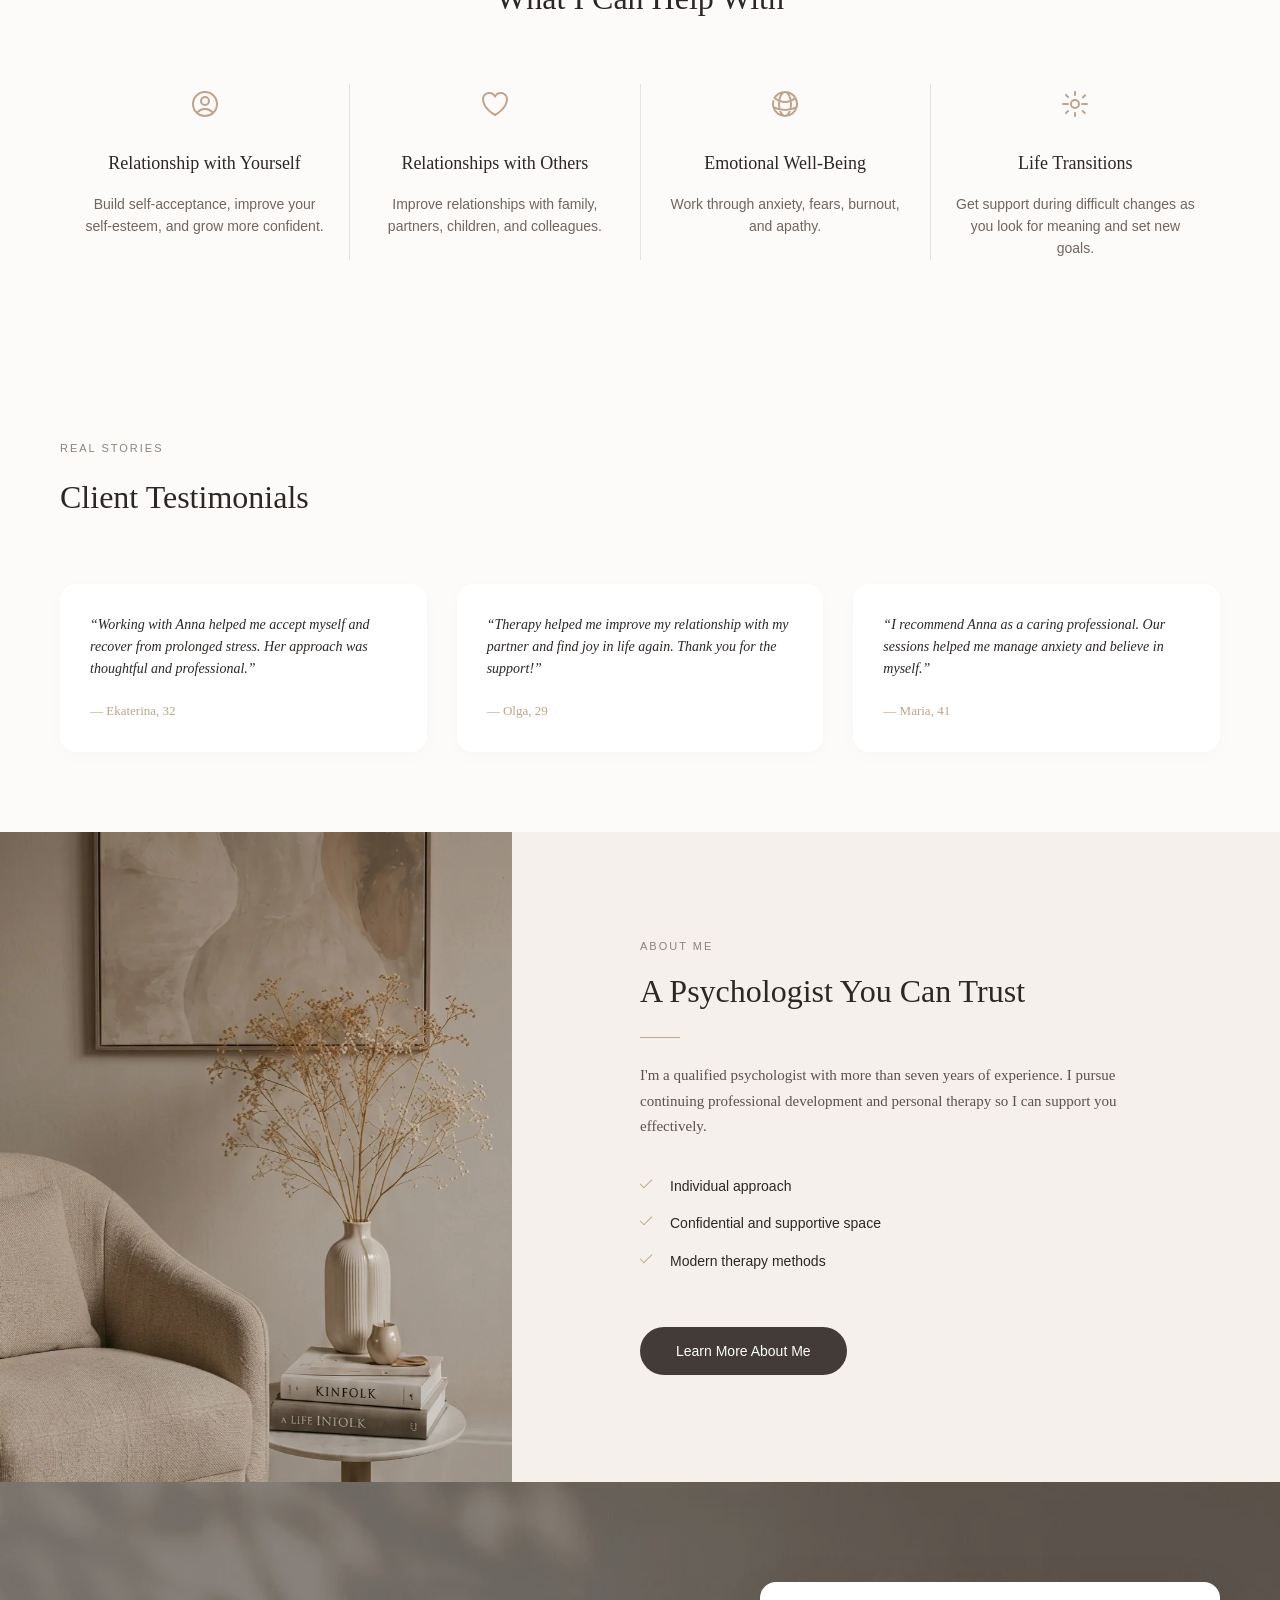
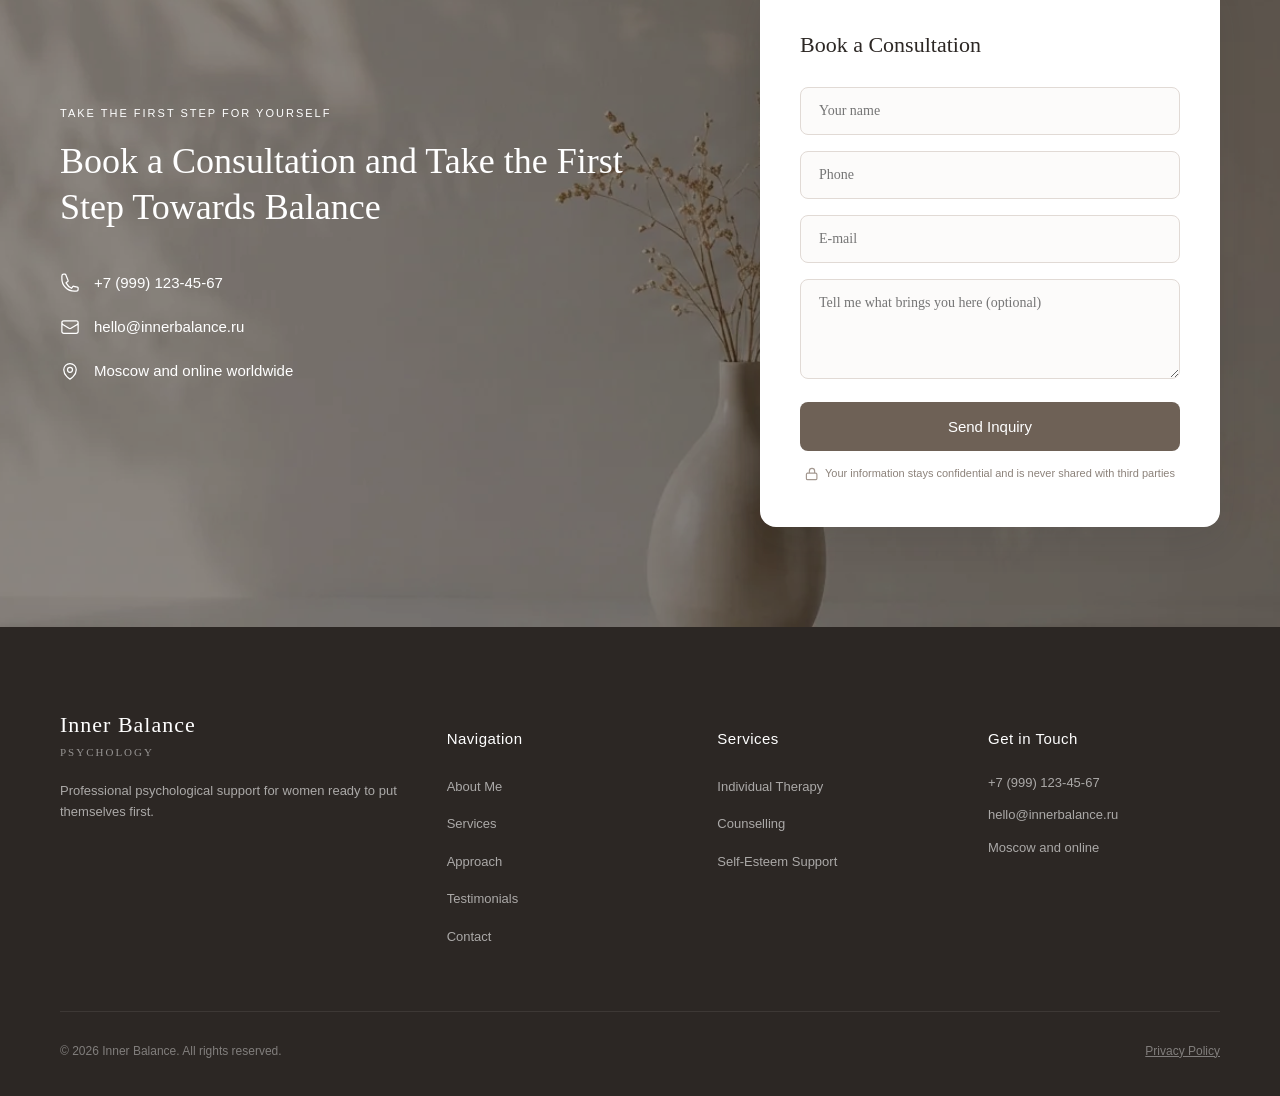
<file: projects/iner-balance/index.html>
<!DOCTYPE html>
<html lang="en">
<head>
    <meta charset="UTF-8">
    <meta name="viewport" content="width=device-width, initial-scale=1.0">
    <title>Inner Balance | Psychological Support for Women</title>
    <style>
        
        *, *::before, *::after {
            box-sizing: border-box;
        }
        
        body, h1, h2, h3, p, ul, ol, li, figure, figcaption, blockquote {
            margin: 0;
            padding: 0;
        }

        body {
            font-family: 'Georgia', serif;
            background-color: #fcfbfa;
            color: #2c2724;
            line-height: 1.6;
            -webkit-font-smoothing: antialiased;
        }

        input, button, textarea {
            font-family: inherit;
        }

        a {
            text-decoration: none;
            color: inherit;
        }

        .container {
            max-width: 1200px;
            margin: 0 auto;
            padding: 0 20px;
        }

        
        header {
            position: absolute;
            top: 0;
            left: 0;
            width: 100%;
            padding: 30px 0;
            z-index: 10;
        }

        .header-container {
            display: flex;
            justify-content: space-between;
            align-items: center;
        }

        .logo {
            text-align: left;
        }

        .logo-title {
            font-size: 22px;
            font-weight: normal;
            letter-spacing: 1px;
            font-family: 'Times New Roman', serif;
            color: #ffffff;
        }

        .logo-subtitle {
            font-size: 11px;
            text-transform: uppercase;
            letter-spacing: 2px;
            opacity: 0.7;
            display: block;
            margin-top: 2px;
            color: #ffffff;
        }

        .nav-menu {
            list-style: none;
            display: flex;
        }

        .nav-menu li {
            margin: 0 18px;
        }

        .nav-menu a {
            font-size: 14px;
            color: #ffffff;
            opacity: 0.85;
            letter-spacing: 0.5px;
            transition: opacity 0.3s;
            font-family: Arial, sans-serif;
        }

        .nav-menu a:hover {
            opacity: 1;
        }

        .btn-header {
            border: 1px solid rgba(255, 255, 255, 0.6);
            padding: 10px 22px;
            border-radius: 25px;
            font-size: 13px;
            letter-spacing: 0.5px;
            background: transparent;
            color: #fff;
            cursor: pointer;
            transition: all 0.3s;
            font-family: Arial, sans-serif;
        }

        .btn-header:hover {
            background: #fff;
            color: #2c2724;
        }

        
        .hero-section {
            position: relative;
            background-image: linear-gradient(rgba(0, 0, 0, 0.4), rgba(0, 0, 0, 0.3)), url('assets/hero.webp');
            background-size: cover;
            background-position: center 25%;
            min-height: 160vh;
            color: #ffffff;
            display: flex;
            align-items: center;
            padding-top: 100px;
        }

        
.hero-section .container {
    width: 100%;
    max-width: none;
    padding-left: 180px;
    padding-right: 60px;
}

.hero-content {
    max-width: 650px;
    margin: 0;
}

        .hero-badge {
            font-size: 11px;
            text-transform: uppercase;
            letter-spacing: 2px;
            opacity: 0.9;
            display: block;
            margin-bottom: 15px;
            font-family: Arial, sans-serif;
        }

        .hero-title {
            font-size: 46px;
            font-weight: normal;
            line-height: 1.25;
            margin-bottom: 25px;
        }

        .hero-divider {
            width: 40px;
            height: 1px;
            background-color: rgba(255, 255, 255, 0.6);
            margin-bottom: 25px;
        }

        .hero-description {
            font-size: 16px;
            opacity: 0.9;
            margin-bottom: 40px;
            line-height: 1.6;
        }

        .hero-buttons {
            display: flex;
            align-items: center;
        }

        .btn-primary {
            background-color: #bfa38a;
            color: white;
            padding: 16px 32px;
            border-radius: 30px;
            border: none;
            font-size: 14px;
            cursor: pointer;
            transition: background 0.3s;
            font-family: Arial, sans-serif;
            margin-right: 25px;
        }

        .btn-primary:hover {
            background-color: #ad9178;
        }

        .btn-secondary {
            background: transparent;
            color: white;
            border: none;
            font-size: 14px;
            cursor: pointer;
            display: flex;
            align-items: center;
            font-family: Arial, sans-serif;
            transition: opacity 0.3s;
        }

        .btn-secondary:hover {
            opacity: 0.8;
        }

        .btn-secondary svg {
            margin-right: 10px;
        }

        
        .services-section {
            padding: 100px 0;
            text-align: center;
            background-color: #fcfbfa;
        }

        .section-badge {
            font-size: 11px;
            text-transform: uppercase;
            letter-spacing: 2px;
            color: #8c827a;
            margin-bottom: 15px;
            display: block;
            font-family: Arial, sans-serif;
        }

        .section-title {
            font-size: 32px;
            font-weight: normal;
            margin-bottom: 60px;
            color: #2c2724;
        }

        .services-grid {
            display: flex;
            justify-content: space-between;
        }

        .service-card {
            flex: 1;
            padding: 0 25px;
            text-align: center;
            border-right: 1px solid #e8e3df;
        }

        .service-card:last-child {
            border-right: none;
        }

        .service-icon {
            margin-bottom: 25px;
            color: #bfa38a;
            display: flex;
            justify-content: center;
            align-items: center;
            height: 40px;
        }

        .service-icon svg {
            width: 32px;
            height: 32px;
        }

        .service-name {
            font-size: 18px;
            font-weight: normal;
            margin-bottom: 15px;
            color: #2c2724;
        }

        .service-text {
            font-size: 14px;
            color: #70655e;
            line-height: 1.6;
            font-family: Arial, sans-serif;
        }

        
        .about-section {
            background-color: #f5f0eb;
            display: flex;
            min-height: 650px;
        }

        .about-image {
            flex: 1;
            background-image: url('assets/about-me.webp');
            background-size: cover;
            background-position: center;
        }

        .about-content {
            flex: 1;
            display: flex;
            flex-direction: column;
            justify-content: center;
            padding: 80px 10%;
        }

        .about-title {
            font-size: 32px;
            font-weight: normal;
            line-height: 1.3;
            margin-bottom: 25px;
            color: #2c2724;
        }

        .about-divider {
            width: 40px;
            height: 1px;
            background-color: #bfa38a;
            margin-bottom: 25px;
        }

        .about-text {
            font-size: 15px;
            color: #5c524c;
            margin-bottom: 35px;
            line-height: 1.7;
        }

        .about-features {
            list-style: none;
            margin-bottom: 40px;
        }

        .about-features li {
            margin-bottom: 15px;
            font-size: 14px;
            color: #2c2724;
            position: relative;
            padding-left: 30px;
            font-family: Arial, sans-serif;
        }

        .about-features li::before {
            content: "";
            position: absolute;
            left: 0;
            top: 4px;
            width: 12px;
            height: 6px;
            border-left: 1.5px solid #bfa38a;
            border-bottom: 1.5px solid #bfa38a;
            transform: rotate(-45deg);
        }

        .btn-dark {
            background-color: #423b37;
            color: white;
            padding: 16px 36px;
            border-radius: 30px;
            border: none;
            font-size: 14px;
            cursor: pointer;
            align-self: flex-start;
            transition: background 0.3s;
            font-family: Arial, sans-serif;
        }

        .btn-dark:hover {
            background-color: #2c2724;
        }

        
        .consultation-section {
            background-image: url('assets/consultation.webp');
            background-size: cover;
            background-position: center;
            padding: 100px 0;
            position: relative;
        }
        
        .consultation-section::before {
            content: "";
            position: absolute;
            top: 0;
            left: 0;
            width: 100%;
            height: 100%;
            background-color: rgba(0, 0, 0, 0.4);
            z-index: 1;
        }
        .consultation-section .container {
            position: relative;
            z-index: 2;
        }
        
        .consultation-section .consultation-info .section-badge,
        .consultation-section .consultation-info .about-title,
        .consultation-section .consultation-info .contact-item,
        .consultation-section .consultation-info .contact-item svg,
        .consultation-section .consultation-info .social-icon-btn {
            color: #ffffff;
        }
        .consultation-section .consultation-info .contact-item svg {
            color: #ffffff;
        }
        .consultation-section .consultation-info .social-icon-btn {
            border-color: rgba(255,255,255,0.5);
            color: #ffffff;
        }
        .consultation-section .consultation-info .social-icon-btn:hover {
            background-color: #ffffff;
            color: #2c2724;
            border-color: #ffffff;
        }

        .consultation-container {
            display: flex;
            align-items: center;
            justify-content: space-between;
        }

        .consultation-info {
            flex: 1;
            padding-right: 8%;
        }

        .consultation-form-wrapper {
            width: 460px;
        }

        .contact-list {
            margin-top: 40px;
            font-family: Arial, sans-serif;
        }

        .contact-item {
            display: flex;
            align-items: center;
            margin-bottom: 20px;
            font-size: 15px;
        }

        .contact-item svg {
            margin-right: 14px;
            flex-shrink: 0;
        }

        .social-links {
            display: flex;
            margin-top: 35px;
        }

        .social-icon-btn {
            display: flex;
            align-items: center;
            justify-content: center;
            width: 40px;
            height: 40px;
            border: 1px solid rgba(255,255,255,0.5);
            border-radius: 50%;
            margin-right: 12px;
            transition: all 0.3s;
        }

        .form-card {
            background-color: #ffffff;
            padding: 45px 40px;
            border-radius: 16px;
            box-shadow: 0 10px 40px rgba(44, 39, 36, 0.1);
        }

        .form-title {
            font-size: 22px;
            font-weight: normal;
            margin-bottom: 25px;
            color: #2c2724;
        }

        .form-group {
            margin-bottom: 16px;
        }

        .form-input {
            width: 100%;
            padding: 15px 18px;
            border: 1px solid #e1dad5;
            background-color: #fcfbfa;
            border-radius: 8px;
            font-size: 14px;
            color: #2c2724;
            outline: none;
            transition: border 0.3s;
        }

        .form-input:focus {
            border-color: #bfa38a;
        }

        textarea.form-input {
            resize: vertical;
            min-height: 100px;
        }

        .btn-submit {
            width: 100%;
            background-color: #6e6156;
            color: white;
            padding: 16px;
            border-radius: 8px;
            border: none;
            font-size: 15px;
            cursor: pointer;
            transition: background 0.3s;
            font-family: Arial, sans-serif;
            margin-bottom: 15px;
        }

        .btn-submit:hover {
            background-color: #544a41;
        }

        .form-privacy {
            display: flex;
            align-items: center;
            justify-content: center;
            font-size: 11px;
            color: #8c827a;
            text-align: center;
            font-family: Arial, sans-serif;
            line-height: 1.4;
        }

        .form-privacy svg {
            margin-right: 6px;
            flex-shrink: 0;
            color: #a39890;
        }

        
        footer {
            background-color: #2c2724;
            color: #ffffff;
            padding: 80px 0 35px 0;
        }

        .footer-grid {
            display: flex;
            justify-content: space-between;
            border-bottom: 1px solid rgba(255, 255, 255, 0.08);
            padding-bottom: 50px;
            margin-bottom: 30px;
        }

        .footer-col-main { width: 30%; }
        .footer-col { width: 20%; }

        .footer-logo .logo-title { color: #fff; }
        .footer-logo .logo-subtitle { color: #fff; opacity: 0.5; }

        .footer-desc {
            font-size: 13px;
            opacity: 0.6;
            margin-top: 20px;
            line-height: 1.6;
            font-family: Arial, sans-serif;
        }

        .footer-heading {
            font-size: 15px;
            font-weight: normal;
            margin-bottom: 22px;
            letter-spacing: 0.5px;
            font-family: Arial, sans-serif;
        }

        .footer-links {
            list-style: none;
        }

        .footer-links li {
            margin-bottom: 12px;
        }

        .footer-links a {
            font-size: 13px;
            opacity: 0.6;
            transition: opacity 0.3s;
            font-family: Arial, sans-serif;
        }

        .footer-links a:hover {
            opacity: 1;
        }

        .footer-contact-info {
            font-size: 13px;
            opacity: 0.6;
            margin-bottom: 12px;
            font-family: Arial, sans-serif;
        }

        .footer-bottom {
            display: flex;
            justify-content: space-between;
            font-size: 12px;
            opacity: 0.4;
            font-family: Arial, sans-serif;
        }

        .footer-bottom a {
            text-decoration: underline;
        }

        
        .modal {
            display: none;
            position: fixed;
            top: 0; left: 0; width: 100%; height: 100%;
            background: rgba(44, 39, 36, 0.7);
            backdrop-filter: blur(4px);
            z-index: 100;
            opacity: 0;
            transition: opacity 0.3s ease;
        }
        .modal.active {
            display: flex;
            align-items: center;
            justify-content: center;
            opacity: 1;
        }
        .modal-content {
            background: white;
            padding: 40px;
            max-width: 500px;
            width: 90%;
            border-radius: 12px;
            position: relative;
            box-shadow: 0 20px 50px rgba(0,0,0,0.15);
        }
        .close-modal {
            position: absolute;
            right: 20px; top: 15px;
            font-size: 28px; color: #8c827a; cursor: pointer;
            transition: color 0.3s;
        }
        .close-modal:hover { color: #2c2724; }

        
        @media (max-width: 992px) {
            .services-grid, .consultation-container, .footer-grid, .about-section {
                flex-direction: column;
            }
            .about-image { min-height: 350px; }
            .service-card { border-right: none; border-bottom: 1px solid #e8e3df; padding: 30px 0; }
            .service-card:last-child { border-bottom: none; }
            .consultation-info { padding-right: 0; margin-bottom: 50px; }
            .consultation-form-wrapper { width: 100%; }
            .footer-col-main, .footer-col { width: 100%; margin-bottom: 35px; }
            .hero-section .container {
                padding-left: 15px;
                padding-right: 15px;
            }
            .nav-menu {
                display: none;
            }
            .hero-title {
                font-size: 34px;
            }
        }
        @media (max-width: 1100px) and (min-width: 769px) {
            .nav-menu li {
                margin: 0 12px;
            }
            .nav-menu a {
                font-size: 12px;
            }
            .btn-header {
                padding: 8px 16px;
                font-size: 12px;
            }
        }
    </style>
</head>
<body>

    <header>
        <div class="container header-container">
            <div class="logo">
                <div class="logo-title">Inner Balance</div>
                <div class="logo-subtitle">psychology</div>
            </div>
            <nav>
                <ul class="nav-menu">
                    <li><a href="#about">About Me</a></li>
                    <li><a href="#services">Services</a></li>
                    <li><a href="#methods">Approach</a></li>
                    <li><a href="#reviews">Testimonials</a></li>
                    <li><a href="#contacts">Contact</a></li>
                </ul>
            </nav>
            <div>
                <button class="btn-header" onclick="scrollToForm()">Book a Session</button>
            </div>
        </div>
    </header>

    <section class="hero-section">
        <div class="container">
            <div class="hero-content">
                <span class="hero-badge">Professional support</span>
                <h1 class="hero-title">Psychological Support for Women Ready to Put Themselves First</h1>
                <div class="hero-divider"></div>
                <p class="hero-description">I help you find inner stability, strengthen your relationships with yourself and others, and live in line with your values.</p>
                <div class="hero-buttons">
                    <button class="btn-primary" onclick="scrollToForm()">Book a Consultation</button>
                    <button class="btn-secondary" id="openModalBtn">
                        <svg width="24" height="24" viewbox="0 0 24 24" fill="none" xmlns="http://www.w3.org/2000/svg">
                            <circle cx="12" cy="12" r="10" stroke="currentColor" stroke-width="1.5"></circle>
                            <path d="M10 9L16 12L10 15V9Z" fill="currentColor"></path>
                        </svg>
                        What to Expect in a Session
                    </button>
                </div>
            </div>
        </div>
    </section>

    <section class="services-section" id="services">
        <div class="container">
            <span class="section-badge">Areas I Work With</span>
            <h2 class="section-title">What I Can Help With</h2>
            
            <div class="services-grid">
                <div class="service-card">
                    <div class="service-icon">
                        <svg fill="none" stroke="currentColor" stroke-width="1.5" viewbox="0 0 24 24" xmlns="http://www.w3.org/2000/svg">
                            <path stroke-linecap="round" stroke-linejoin="round" d="M17.982 18.725A7.488 7.488 0 0012 15.75a7.488 7.488 0 00-5.982 2.975m11.963 0a9 9 0 10-11.963 0m11.963 0A8.966 8.966 0 0112 21a8.966 8.966 0 01-5.982-2.275M15 9.75a3 3 0 11-6 0 3 3 0 016 0z"></path>
                        </svg>
                    </div>
                    <h3 class="service-name">Relationship with Yourself</h3>
                    <p class="service-text">Build self-acceptance, improve your self-esteem, and grow more confident.</p>
                </div>
                <div class="service-card">
                    <div class="service-icon">
                        <svg fill="none" stroke="currentColor" stroke-width="1.5" viewbox="0 0 24 24" xmlns="http://www.w3.org/2000/svg">
                            <path stroke-linecap="round" stroke-linejoin="round" d="M21 8.25c0-2.485-2.099-4.5-4.688-4.5-1.935 0-3.597 1.126-4.312 2.733-.715-1.607-2.377-2.733-4.313-2.733C5.1 3.75 3 5.765 3 8.25c0 7.22 9 12 9 12s9-4.78 9-12z"></path>
                        </svg>
                    </div>
                    <h3 class="service-name">Relationships with Others</h3>
                    <p class="service-text">Improve relationships with family, partners, children, and colleagues.</p>
                </div>
                <div class="service-card">
                    <div class="service-icon">
                        <svg fill="none" stroke="currentColor" stroke-width="1.5" viewbox="0 0 24 24" xmlns="http://www.w3.org/2000/svg">
                            <path stroke-linecap="round" stroke-linejoin="round" d="M12 21a9.004 9.004 0 008.716-6.747M12 21a9.004 9.004 0 01-8.716-6.747M12 21c2.485 0 4.5-4.03 4.5-9S14.485 3 12 3m0 18c-2.485 0-4.5-4.03-4.5-9S9.515 3 12 3m0 0a8.997 8.997 0 017.843 4.582M12 3a8.997 8.997 0 00-7.843 4.582m15.686 0A11.953 11.953 0 0112 10.5c-2.998 0-5.74-1.1-7.843-2.918m15.686 0A8.959 8.959 0 0121 12c0 .778-.099 1.533-.284 2.253m0 0A17.919 17.919 0 0112 16.5c-3.162 0-6.133-.815-8.716-2.247m0 0A9.015 9.015 0 013 12c0-.778.099-1.533.284-2.253"></path>
                        </svg>
                    </div>
                    <h3 class="service-name">Emotional Well-Being</h3>
                    <p class="service-text">Work through anxiety, fears, burnout, and apathy.</p>
                </div>
                <div class="service-card">
                    <div class="service-icon">
                        <svg fill="none" stroke="currentColor" stroke-width="1.5" viewbox="0 0 24 24" xmlns="http://www.w3.org/2000/svg">
                            <path stroke-linecap="round" stroke-linejoin="round" d="M12 3v2.25m0 13.5V21m8.942-8.941H17.25m-10.5 0H3m16.572-6.573l-1.591 1.591M6.763 17.237l-1.591 1.591m14.156 0l-1.591-1.591M6.763 6.763L5.172 5.172M15 12a3 3 0 11-6 0 3 3 0 016 0z"></path>
                        </svg>
                    </div>
                    <h3 class="service-name">Life Transitions</h3>
                    <p class="service-text">Get support during difficult changes as you look for meaning and set new goals.</p>
                </div>
            </div>
        </div>
    </section>

    <section id="reviews" style="padding: 80px 0; background-color: #fcfbfa;">
        <div class="container">
            <span class="section-badge">Real Stories</span>
            <h2 class="section-title">Client Testimonials</h2>
            <div style="display: flex; gap: 30px; flex-wrap: wrap;">
                <div style="flex: 1; background: white; padding: 30px; border-radius: 16px; box-shadow: 0 5px 20px rgba(0,0,0,0.02);">
                    <p style="font-size: 14px; color: #2c2724; font-style: italic;">“Working with Anna helped me accept myself and recover from prolonged stress. Her approach was thoughtful and professional.”</p>
                    <p style="margin-top: 20px; font-size: 13px; color: #bfa38a;">— Ekaterina, 32</p>
                </div>
                <div style="flex: 1; background: white; padding: 30px; border-radius: 16px; box-shadow: 0 5px 20px rgba(0,0,0,0.02);">
                    <p style="font-size: 14px; color: #2c2724; font-style: italic;">“Therapy helped me improve my relationship with my partner and find joy in life again. Thank you for the support!”</p>
                    <p style="margin-top: 20px; font-size: 13px; color: #bfa38a;">— Olga, 29</p>
                </div>
                <div style="flex: 1; background: white; padding: 30px; border-radius: 16px; box-shadow: 0 5px 20px rgba(0,0,0,0.02);">
                    <p style="font-size: 14px; color: #2c2724; font-style: italic;">“I recommend Anna as a caring professional. Our sessions helped me manage anxiety and believe in myself.”</p>
                    <p style="margin-top: 20px; font-size: 13px; color: #bfa38a;">— Maria, 41</p>
                </div>
            </div>
        </div>
    </section>

    <section class="about-section" id="about">
        <div class="about-image"></div>
        <div class="about-content">
            <span class="section-badge">About Me</span>
            <h2 class="about-title">A Psychologist You Can Trust</h2>
            <div class="about-divider"></div>
            <p class="about-text">I'm a qualified psychologist with more than seven years of experience. I pursue continuing professional development and personal therapy so I can support you effectively.</p>
            
            <ul class="about-features" id="methods" style="scroll-margin-top: 6rem">
                <li>Individual approach</li>
                <li>Confidential and supportive space</li>
                <li>Modern therapy methods</li>
            </ul>

            <button class="btn-dark" onclick="alert('This section is under development. It will include details about my education and qualifications.')">Learn More About Me</button>
        </div>
    </section>

    <section class="consultation-section" id="contacts">
        <div class="container consultation-container">
            <div class="consultation-info">
                <span class="section-badge">Take the First Step for Yourself</span>
                <h2 class="about-title" style="font-size: 36px; margin-bottom: 30px;">Book a Consultation and Take the First Step Towards Balance</h2>
                
                <div class="contact-list">
                    <div class="contact-item">
                        <svg width="20" height="20" fill="none" stroke="currentColor" stroke-width="1.5" viewbox="0 0 24 24" xmlns="http://www.w3.org/2000/svg"><path stroke-linecap="round" stroke-linejoin="round" d="M2.25 6.75c0 8.284 6.716 15 15 15h2.25a2.25 2.25 0 002.25-2.25v-1.372c0-.516-.351-.966-.852-1.091l-4.423-1.106c-.44-.11-.902.055-1.173.417l-1.514 2.018a14.948 14.948 0 01-6.527-6.527l2.017-1.514c.362-.272.527-.834.417-1.273L6.926 2.18a1.125 1.125 0 00-1.091-.852H4.5A2.25 2.25 0 002.25 3.5v3.25z"></path></svg>
                        +7 (999) 123-45-67
                    </div>
                    <div class="contact-item">
                        <svg width="20" height="20" fill="none" stroke="currentColor" stroke-width="1.5" viewbox="0 0 24 24" xmlns="http://www.w3.org/2000/svg"><path stroke-linecap="round" stroke-linejoin="round" d="M21.75 6.75v10.5a2.25 2.25 0 01-2.25 2.25h-15a2.25 2.25 0 01-2.25-2.25V6.75m19.5 0A2.25 2.25 0 0019.5 4.5h-15a2.25 2.25 0 00-2.25 2.25m19.5 0v.243a2.25 2.25 0 01-1.07 1.916l-7.5 4.615a2.25 2.25 0 01-2.36 0l-7.5-4.615a2.25 2.25 0 01-1.07-1.916V6.75"></path></svg>
                        hello@innerbalance.ru
                    </div>
                    <div class="contact-item">
                        <svg width="20" height="20" fill="none" stroke="currentColor" stroke-width="1.5" viewbox="0 0 24 24" xmlns="http://www.w3.org/2000/svg"><path stroke-linecap="round" stroke-linejoin="round" d="M15 10.5a3 3 0 11-6 0 3 3 0 016 0z"></path><path stroke-linecap="round" stroke-linejoin="round" d="M19.5 10.5c0 7.142-7.5 11.25-7.5 11.25s-7.5-4.108-7.5-11.25a7.5 7.5 0 1115 0z"></path></svg>
                        Moscow and online worldwide
                    </div>
                </div>

                <!-- <div class="social-links">
                    <a href="#" class="social-icon-btn">
                        <svg fill="none" stroke="currentColor" stroke-width="1.5" viewBox="0 0 24 24" xmlns="http://www.w3.org/2000/svg"><path stroke-linecap="round" stroke-linejoin="round" d="M6.827 6.175A2.31 2.31 0 015.186 7.23c-.38.054-.757.112-1.134.175C2.999 7.58 2.25 8.507 2.25 9.574V18a2.25 2.25 0 002.25 2.25h15A2.25 2.25 0 0021.75 18V9.574c0-1.067-.75-1.994-1.802-2.169a47.865 47.865 0 00-1.134-.175 2.31 2.31 0 01-1.64-1.055l-.822-1.316a2.192 2.192 0 00-1.736-1.039 48.774 48.774 0 00-5.232 0 2.192 2.192 0 00-1.736 1.039l-.821 1.316z"></path><path stroke-linecap="round" stroke-linejoin="round" d="M16.5 12.75a4.5 4.5 0 11-9 0 4.5 4.5 0 019 0zM18.75 10.5h.008v.008h-.008V10.5z"></path></svg>
                    </a>
                    <a href="#" class="social-icon-btn">
                        <svg fill="none" stroke="currentColor" stroke-width="1.5" viewBox="0 0 24 24" xmlns="http://www.w3.org/2000/svg"><path stroke-linecap="round" stroke-linejoin="round" d="M6 12L3.269 3.126A59.768 59.768 0 0121.485 12 59.77 59.77 0 013.27 20.876L5.999 12zm0 0h7.5"></path></svg>
                    </a>
                    <a href="#" class="social-icon-btn">
                        <svg fill="none" stroke="currentColor" stroke-width="1.5" viewBox="0 0 24 24" xmlns="http://www.w3.org/2000/svg"><path stroke-linecap="round" stroke-linejoin="round" d="M20.25 8.511c.046.21.07.426.07.649 0 5.071-4.113 9.185-9.185 9.185a9.141 9.141 0 01-4.646-1.264l-4.14 1.13 1.151-4.01a9.141 9.141 0 01-1.255-4.693c0-5.071 4.114-9.185 9.185-9.185 1.317 0 2.573.277 3.712.777M20.25 8.511c.143.654.22 1.332.22 2.026 0 1.542-.294 3.013-.827 4.362M20.25 8.511L13.5 15.25"></path></svg>
                    </a>
                </div> -->
            </div>
            
            <div class="consultation-form-wrapper">
                <div class="form-card">
                    <h3 class="form-title">Book a Consultation</h3>
                    <form id="appointmentForm">
                        <div class="form-group">
                            <input type="text" class="form-input" placeholder="Your name" required>
                        </div>
                        <div class="form-group">
                            <input type="tel" class="form-input" placeholder="Phone" required>
                        </div>
                        <div class="form-group">
                            <input type="email" class="form-input" placeholder="E-mail" required>
                        </div>
                        <div class="form-group">
                            <textarea class="form-input" placeholder="Tell me what brings you here (optional)"></textarea>
                        </div>
                        <button type="submit" class="btn-submit">Send Inquiry</button>
                        <div class="form-privacy">
                            <svg width="14" height="14" fill="none" stroke="currentColor" stroke-width="2" viewbox="0 0 24 24" xmlns="http://www.w3.org/2000/svg"><path stroke-linecap="round" stroke-linejoin="round" d="M16.5 10.5V6.75a4.5 4.5 0 10-9 0V10.5m-2.851 0a2.25 2.25 0 00-2.25 2.25v6.75a2.25 2.25 0 002.25 2.25h13.5a2.25 2.25 0 002.25-2.25v-6.75a2.25 2.25 0 00-2.25-2.25H3.75z"></path></svg>
                            Your information stays confidential and is never shared with third parties
                        </div>
                    </form>
                </div>
            </div>
        </div>
    </section>

    <footer>
        <div class="container">
            <div class="footer-grid">
                <div class="footer-col-main">
                    <div class="logo footer-logo">
                        <div class="logo-title">Inner Balance</div>
                        <div class="logo-subtitle">psychology</div>
                    </div>
                    <p class="footer-desc">Professional psychological support for women ready to put themselves first.</p>
                </div>
                <div class="footer-col">
                    <h4 class="footer-heading">Navigation</h4>
                    <ul class="footer-links">
                        <li><a href="#about">About Me</a></li>
                        <li><a href="#services">Services</a></li>
                        <li><a href="#methods">Approach</a></li>
                        <li><a href="#reviews">Testimonials</a></li>
                        <li><a href="#contacts">Contact</a></li>
                    </ul>
                </div>
                <div class="footer-col">
                    <h4 class="footer-heading">Services</h4>
                    <ul class="footer-links">
                        <li><a href="#services">Individual Therapy</a></li>
                        <li><a href="#services">Counselling</a></li>
                        <li><a href="#services">Self-Esteem Support</a></li>
                    </ul>
                </div>
                <div class="footer-col">
                    <h4 class="footer-heading">Get in Touch</h4>
                    <div class="footer-contact-info">+7 (999) 123-45-67</div>
                    <div class="footer-contact-info">hello@innerbalance.ru</div>
                    <div class="footer-contact-info">Moscow and online</div>
                </div>
            </div>
            
            <div class="footer-bottom">
                <div>© 2026 Inner Balance. All rights reserved.</div>
                <div><a href="#">Privacy Policy</a></div>
            </div>
        </div>
    </footer>

    <div class="modal" id="infoModal">
        <div class="modal-content">
            <span class="close-modal" id="closeModalBtn">×</span>
            <h3 style="margin-bottom: 20px; font-weight: normal; font-size: 24px;">What to Expect in a Session</h3>
            <p style="font-size: 14px; color: #5c524c; margin-bottom: 20px; font-family: Arial, sans-serif;">
                Each session lasts 50 minutes and takes place online via Zoom or Skype, or in person. We create a safe space where you can speak openly about what you are going through without judgment.
            </p>
            <div style="background: #f5f0eb; padding: 25px; border-radius: 8px; font-style: italic; font-size: 14px; text-align: center; color: #8c827a;">
                [Introductory video placeholder]
            </div>
        </div>
    </div>

    <script>
        function scrollToForm() {
            document.getElementById('contacts').scrollIntoView({ behavior: 'smooth' });
        }

        const modal = document.getElementById('infoModal');
        const openModalBtn = document.getElementById('openModalBtn');
        const closeModalBtn = document.getElementById('closeModalBtn');

        openModalBtn.addEventListener('click', function() {
            modal.classList.add('active');
        });

        closeModalBtn.addEventListener('click', function() {
            modal.classList.remove('active');
        });

        window.addEventListener('click', function(e) {
            if (e.target === modal) {
                modal.classList.remove('active');
            }
        });

        document.getElementById('appointmentForm').addEventListener('submit', function(e) {
            e.preventDefault();
            alert('Thank you for trying the consultation form.');
            this.reset();
        });
    </script>
</body>
</html>
</file>
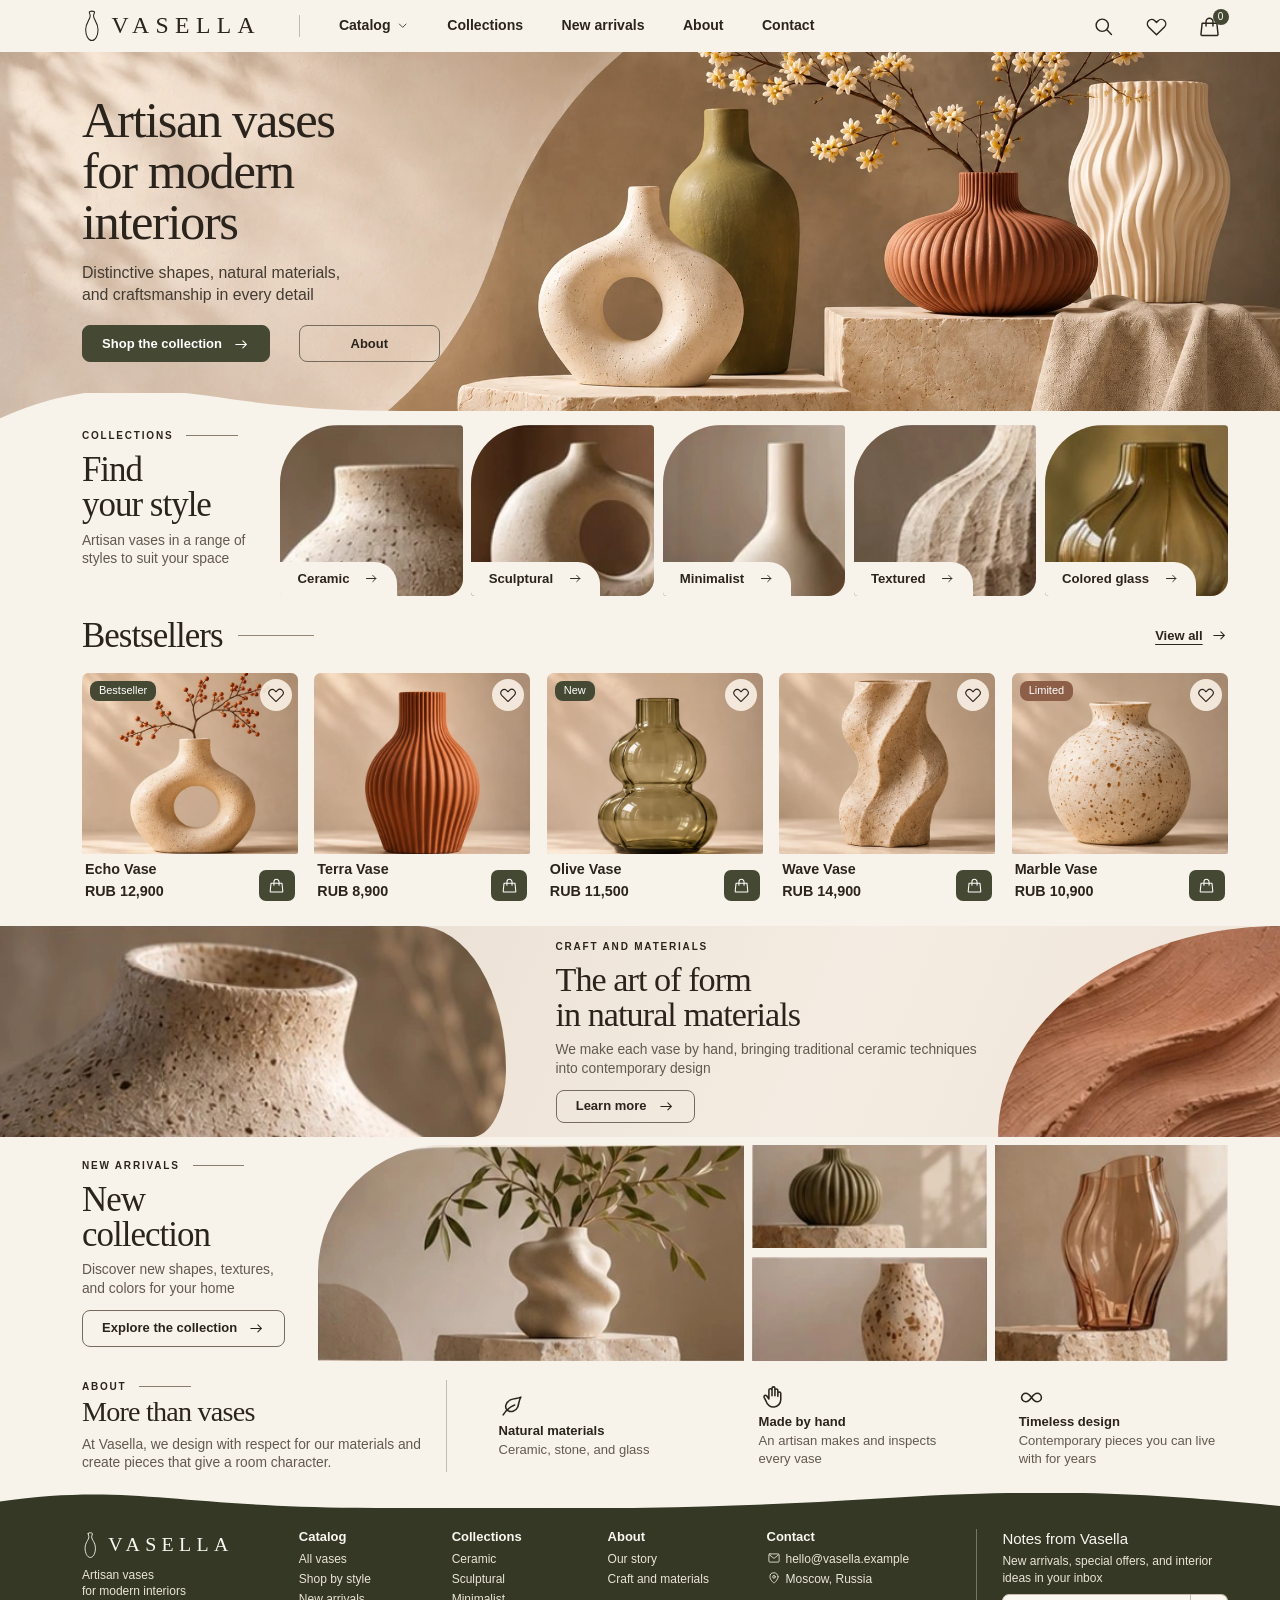
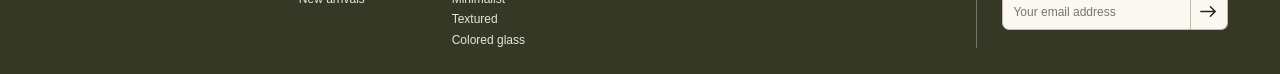
<file: projects/vasella/index.html>
<!doctype html>
<html lang="en">
<head>
  <meta charset="utf-8">
  <meta name="viewport" content="width=device-width, initial-scale=1">
  <meta name="description" content="Vasella makes handcrafted vases for modern interiors, with distinctive shapes and natural materials.">
  <title>Vasella | Artisan Vases</title>
  <link rel="stylesheet" href="assets/css/storefront.css">
  <script defer src="assets/js/storefront.js"></script>
  <script defer src="assets/js/demo.js"></script>
</head>
<body>
<svg class="icon-library" xmlns="http://www.w3.org/2000/svg" aria-hidden="true" focusable="false" width="0" height="0">
  <symbol id="i-vase" viewBox="0 0 25 41"><path d="M9.3 3.2c0-.8 1.2-1.4 3.3-1.4s3.3.6 3.3 1.4c0 1.4-1.2 2.4-1.2 4.7 0 4.9 5.7 8.4 5.7 17.5 0 7.2-3.2 13.9-7.8 13.9s-7.9-6.7-7.9-13.9c0-9.1 5.7-12.6 5.7-17.5 0-2.3-1.1-3.3-1.1-4.7Z"/></symbol>
  <symbol id="i-search" viewBox="0 0 24 24"><circle cx="10.7" cy="10.7" r="6.4"/><path d="m15.5 15.5 4.8 4.8"/></symbol>
  <symbol id="i-heart" viewBox="0 0 24 24"><path d="M20.3 5.9a4.6 4.6 0 0 0-6.5 0L12 7.7l-1.8-1.8a4.6 4.6 0 0 0-6.5 6.5l8.3 8.3 8.3-8.3a4.6 4.6 0 0 0 0-6.5Z"/></symbol>
  <symbol id="i-bag" viewBox="0 0 24 24"><path d="M4.3 8.7h15.4l1.2 11.5a1 1 0 0 1-1 1.1H4.1a1 1 0 0 1-1-1.1L4.3 8.7Z"/><path d="M8.4 11.5V6.9a3.6 3.6 0 1 1 7.2 0v4.6"/></symbol>
  <symbol id="i-chevron" viewBox="0 0 24 24"><path d="m6 9 6 6 6-6"/></symbol>
  <symbol id="i-arrow" viewBox="0 0 24 24"><path d="M4 12h15m-5-5 5 5-5 5"/></symbol>
  <symbol id="i-close" viewBox="0 0 24 24"><path d="m6 6 12 12M18 6 6 18"/></symbol>
  <symbol id="i-menu" viewBox="0 0 24 24"><path d="M3 6h18M3 12h18M3 18h18"/></symbol>
  <symbol id="i-leaf" viewBox="0 0 24 24"><path d="M21 3c-3.1 1.8-6.5.7-10.1 2.7-4.7 2.6-5.9 7.4-2.7 10.1 3 2.4 8.1.4 9.7-3.1C19 10.2 19 6 21 3Z"/><path d="M4 20c2.5-4.1 6.2-7.6 11-9.5"/></symbol>
  <symbol id="i-hand" viewBox="0 0 24 24"><path d="M9.5 13.4V5.1a1.5 1.5 0 0 1 3 0v5.1-7a1.4 1.4 0 0 1 2.8 0v7-5a1.4 1.4 0 0 1 2.8 0v5.7-2.8a1.4 1.4 0 0 1 2.8 0v6.1a7.1 7.1 0 0 1-14 1.5l-2-3.9a1.4 1.4 0 0 1 2.4-1.4l2.2 3Z"/></symbol>
  <symbol id="i-infinity" viewBox="0 0 24 24"><path d="M12 12c-2.1-2.9-3.4-4.1-5.4-4.1a4.1 4.1 0 1 0 0 8.2c2 0 3.3-1.2 5.4-4.1Zm0 0c2.1-2.9 3.4-4.1 5.4-4.1a4.1 4.1 0 0 1 0 8.2c-2 0-3.3-1.2-5.4-4.1Z"/></symbol>
  <symbol id="i-phone" viewBox="0 0 24 24"><path d="m6.3 3.8 2.3-.5 2 4.8-2.1 1.7a13.4 13.4 0 0 0 5.7 5.7l1.7-2.1 4.8 2-.5 2.3a3.2 3.2 0 0 1-3.5 2.4A17.1 17.1 0 0 1 3.9 7.3a3.2 3.2 0 0 1 2.4-3.5Z"/></symbol>
  <symbol id="i-mail" viewBox="0 0 24 24"><rect x="3.2" y="5" width="17.6" height="14" rx="1.7"/><path d="m4.2 6.5 7.8 6.2 7.8-6.2"/></symbol>
  <symbol id="i-pin" viewBox="0 0 24 24"><path d="M19 10c0 5.1-7 10.9-7 10.9S5 15.1 5 10a7 7 0 1 1 14 0Z"/><circle cx="12" cy="10" r="2.3"/></symbol>
  <symbol id="i-minus" viewBox="0 0 24 24"><path d="M5 12h14"/></symbol>
  <symbol id="i-plus" viewBox="0 0 24 24"><path d="M5 12h14M12 5v14"/></symbol>
</svg>
<a class="skip-link screen-reader-text" href="#main-content">Skip to content</a>
<header class="site-header">
  <div class="wrap header-inner">
    <a class="wordmark" href="index.html"><svg class="icon" aria-hidden="true" focusable="false"><use href="#i-vase"></use></svg><span>VASELLA</span></a>
    <nav class="primary-nav" id="primary-navigation" aria-label="Main navigation">
      <ul>
        <li>
          <details class="catalog-menu">
            <summary>Catalog <svg class="icon" aria-hidden="true" focusable="false"><use href="#i-chevron"></use></svg></summary>
            <ul class="nav-submenu">
              <li><a href="#catalog" data-catalog="">All vases</a></li>
            <li><a href="#catalog" data-catalog="keramika">Ceramic</a></li>
            <li><a href="#catalog" data-catalog="skulpturnye">Sculptural</a></li>
            <li><a href="#catalog" data-catalog="minimalizm">Minimalist</a></li>
            <li><a href="#catalog" data-catalog="fakturnye">Textured</a></li>
            <li><a href="#catalog" data-catalog="tsvetnoe-steklo">Colored glass</a></li>

            </ul>
          </details>
        </li>
        <li><a href="#collections">Collections</a></li>
        <li><a href="#new">New arrivals</a></li>
        <li><a href="#about">About</a></li>
        <li><a href="#contacts">Contact</a></li>
      </ul>
    </nav>
    <div class="header-actions">
      <button class="icon-button" type="button" data-open-dialog="site-search" aria-haspopup="dialog" aria-label="Search"><svg class="icon" aria-hidden="true" focusable="false"><use href="#i-search"></use></svg></button>
      <button class="icon-button" type="button" data-open-dialog="site-favorites" aria-haspopup="dialog" aria-label="Favorites"><svg class="icon" aria-hidden="true" focusable="false"><use href="#i-heart"></use></svg></button>
      <button class="icon-button" type="button" data-open-dialog="demo-cart" aria-haspopup="dialog" aria-label="Cart"><svg class="icon" aria-hidden="true" focusable="false"><use href="#i-bag"></use></svg><span class="cart-count" data-cart-count aria-hidden="true">0</span></button>
      <button class="icon-button menu-toggle" type="button" aria-controls="primary-navigation" aria-expanded="false" aria-label="Menu"><svg class="icon" aria-hidden="true" focusable="false"><use href="#i-menu"></use></svg></button>
    </div>
  </div>
</header>
<main id="main-content" tabindex="-1">
  <section class="hero hero--wide" aria-labelledby="hero-title">
    <div class="wrap hero-inner">
      <div class="hero-copy">
        <h1 class="display-title" id="hero-title">Artisan vases
for modern
interiors</h1>
        <p>Distinctive shapes, natural materials,
and craftsmanship in every detail</p>
        <div class="hero-actions">
          <a class="button-link" href="#catalog" data-catalog="">Shop the collection <svg class="icon" aria-hidden="true" focusable="false"><use href="#i-arrow"></use></svg></a>
          <a class="button-link button-link--outline" href="#about">About</a>
        </div>
      </div>
    </div>
    <picture>
      <source media="(max-width: 570px)" srcset="assets/images/hero-mobile.webp">
      <img class="hero-media" src="assets/images/hero.webp" alt="" fetchpriority="high" decoding="async">
    </picture>
  </section>

  <section class="wrap collection-grid" id="collections" aria-labelledby="collections-title">
    <div class="section-copy">
      <p class="eyebrow">Collections</p>
      <h2 class="section-title" id="collections-title">Find
your style</h2>
      <p>Artisan vases in a range of styles to suit your space</p>
    </div>
    <a class="collection-card" href="#catalog" data-catalog="keramika">
      <img src="assets/images/category-ceramic.webp" alt="" class="" loading="lazy" decoding="async">
      <span class="collection-card__label">Ceramic <svg class="icon" aria-hidden="true" focusable="false"><use href="#i-arrow"></use></svg></span>
    </a>
    <a class="collection-card" href="#catalog" data-catalog="skulpturnye">
      <img src="assets/images/category-sculpture.webp" alt="" class="" loading="lazy" decoding="async">
      <span class="collection-card__label">Sculptural <svg class="icon" aria-hidden="true" focusable="false"><use href="#i-arrow"></use></svg></span>
    </a>
    <a class="collection-card" href="#catalog" data-catalog="minimalizm">
      <img src="assets/images/category-minimal.webp" alt="" class="" loading="lazy" decoding="async">
      <span class="collection-card__label">Minimalist <svg class="icon" aria-hidden="true" focusable="false"><use href="#i-arrow"></use></svg></span>
    </a>
    <a class="collection-card" href="#catalog" data-catalog="fakturnye">
      <img src="assets/images/category-texture.webp" alt="" class="" loading="lazy" decoding="async">
      <span class="collection-card__label">Textured <svg class="icon" aria-hidden="true" focusable="false"><use href="#i-arrow"></use></svg></span>
    </a>
    <a class="collection-card" href="#catalog" data-catalog="tsvetnoe-steklo">
      <img src="assets/images/category-glass.webp" alt="" class="" loading="lazy" decoding="async">
      <span class="collection-card__label">Colored glass <svg class="icon" aria-hidden="true" focusable="false"><use href="#i-arrow"></use></svg></span>
    </a>
  </section>

  <section class="wrap featured" id="catalog" aria-labelledby="featured-title">
    <div class="section-head">
      <h2 class="section-title" id="featured-title">Bestsellers</h2>
      <a class="text-link" href="#catalog" data-catalog="">View all <svg class="icon" aria-hidden="true" focusable="false"><use href="#i-arrow"></use></svg></a>
    </div>
    <div class="product-grid" data-home-products></div>
    <noscript><p>Enable JavaScript to browse the demo catalog.</p></noscript>
  </section>

  <section class="craft" id="craft" aria-labelledby="craft-title">
    <div class="craft__left"><img src="assets/images/craft-ceramic.webp" alt="" class="" loading="lazy" decoding="async"></div>
    <div class="section-copy craft__copy">
      <p class="eyebrow">Craft and materials</p>
      <h2 class="section-title" id="craft-title">The art of form
in natural materials</h2>
      <p>We make each vase by hand, bringing traditional ceramic techniques into contemporary design</p>
      <a class="button-link button-link--outline" href="#about">Learn more <svg class="icon" aria-hidden="true" focusable="false"><use href="#i-arrow"></use></svg></a>
    </div>
    <div class="craft__right"><img src="assets/images/craft-clay.webp" alt="" class="" loading="lazy" decoding="async"></div>
  </section>

  <section class="wrap new-section" id="new" aria-labelledby="new-title">
    <div class="section-copy new-section__copy">
      <p class="eyebrow">New arrivals</p>
      <h2 class="section-title" id="new-title">New
collection</h2>
      <p>Discover new shapes, textures, and colors for your home</p>
      <a class="button-link button-link--outline" href="#catalog" data-catalog="new">Explore the collection <svg class="icon" aria-hidden="true" focusable="false"><use href="#i-arrow"></use></svg></a>
    </div>
    <div class="new-photo new-photo--main"><img src="assets/images/new-main.webp" alt="" class="" loading="lazy" decoding="async"></div>
    <div class="new-photo new-photo--top"><img src="assets/images/new-olive.webp" alt="" class="" loading="lazy" decoding="async"></div>
    <div class="new-photo new-photo--bottom"><img src="assets/images/new-speckle.webp" alt="" class="" loading="lazy" decoding="async"></div>
    <div class="new-photo new-photo--tall"><img src="assets/images/new-amber.webp" alt="" class="" loading="lazy" decoding="async"></div>
  </section>

  <section class="wrap about" id="about" aria-labelledby="about-title">
    <div class="section-copy about__copy">
      <p class="eyebrow">About</p>
      <h2 class="section-title" id="about-title">More than vases</h2>
      <p>At Vasella, we design with respect for our materials and create pieces that give a room character.</p>
    </div>
    <div class="about__value">
      <svg class="icon" aria-hidden="true" focusable="false"><use href="#i-leaf"></use></svg>
      <h3>Natural materials</h3>
      <p>Ceramic, stone, and glass</p>
    </div>
    <div class="about__value">
      <svg class="icon" aria-hidden="true" focusable="false"><use href="#i-hand"></use></svg>
      <h3>Made by hand</h3>
      <p>An artisan makes and inspects every vase</p>
    </div>
    <div class="about__value">
      <svg class="icon" aria-hidden="true" focusable="false"><use href="#i-infinity"></use></svg>
      <h3>Timeless design</h3>
      <p>Contemporary pieces you can live with for years</p>
    </div>
  </section>
</main>

<footer class="site-footer" id="contacts">
  <div class="wrap footer-inner">
    <div class="footer-brand">
      <a class="wordmark" href="index.html"><svg class="icon" aria-hidden="true" focusable="false"><use href="#i-vase"></use></svg><span>VASELLA</span></a>
      <p>Artisan vases
for modern interiors</p>
    </div>
    <div>
      <h2>Catalog</h2>
      <ul class="footer-links">
        <li><a href="#catalog" data-catalog="">All vases</a></li>
        <li><a href="#collections">Shop by style</a></li>
        <li><a href="#catalog" data-catalog="new">New arrivals</a></li>
      </ul>
    </div>
    <div>
      <h2>Collections</h2>
      <ul class="footer-links">
            <li><a href="#catalog" data-catalog="keramika">Ceramic</a></li>
            <li><a href="#catalog" data-catalog="skulpturnye">Sculptural</a></li>
            <li><a href="#catalog" data-catalog="minimalizm">Minimalist</a></li>
            <li><a href="#catalog" data-catalog="fakturnye">Textured</a></li>
            <li><a href="#catalog" data-catalog="tsvetnoe-steklo">Colored glass</a></li>

      </ul>
    </div>
    <div>
      <h2>About</h2>
      <ul class="footer-links">
        <li><a href="#about">Our story</a></li>
        <li><a href="#craft">Craft and materials</a></li>
      </ul>
    </div>
    <div>
      <h2>Contact</h2>
      <ul class="contact-list">
        <li><svg class="icon" aria-hidden="true" focusable="false"><use href="#i-mail"></use></svg> <span>hello@vasella.example</span></li>
        <li><svg class="icon" aria-hidden="true" focusable="false"><use href="#i-pin"></use></svg> <span>Moscow, Russia</span></li>
      </ul>
    </div>
    <div class="footer-newsletter">
      <h2>Notes from Vasella</h2>
      <p>New arrivals, special offers, and interior ideas in your inbox</p>
      <form class="newsletter-form" id="demo-newsletter">
        <label for="newsletter-email" class="screen-reader-text">Email</label>
        <input type="email" id="newsletter-email" autocomplete="email" placeholder="Your email address" required>
        <button class="icon-button" type="submit" aria-label="Try the newsletter form"><svg class="icon" aria-hidden="true" focusable="false"><use href="#i-arrow"></use></svg></button>
      </form>
      <p class="newsletter-note" role="status" data-newsletter-message></p>
    </div>
  </div>
</footer>

<dialog class="site-dialog" id="site-search" aria-labelledby="site-search-title">
  <div class="dialog-heading">
    <h2 class="dialog-title" id="site-search-title">Search</h2>
    <button class="icon-button" type="button" data-close-dialog aria-label="Close search"><svg class="icon" aria-hidden="true" focusable="false"><use href="#i-close"></use></svg></button>
  </div>
  <form class="search-form" id="demo-search" role="search">
    <label class="screen-reader-text" for="demo-search-input">Search by name</label>
    <input type="search" id="demo-search-input" placeholder="For example, Olive" required autofocus>
    <button class="button-link" type="submit">Search</button>
  </form>
</dialog>

<dialog class="site-dialog site-dialog--drawer" id="site-favorites" aria-labelledby="site-favorites-title">
  <div class="dialog-heading">
    <h2 class="dialog-title" id="site-favorites-title">Favorites</h2>
    <button class="icon-button" type="button" data-close-dialog aria-label="Close favorites"><svg class="icon" aria-hidden="true" focusable="false"><use href="#i-close"></use></svg></button>
  </div>
  <p data-favorites-empty>Save the vases you like to see them here.</p>
  <ul class="saved-list" data-favorites-list></ul>
</dialog>

<dialog class="site-dialog site-dialog--wide" id="demo-catalog" aria-labelledby="demo-catalog-title">
  <div class="dialog-heading">
    <h2 class="dialog-title" id="demo-catalog-title">Vase catalog</h2>
    <button class="icon-button" type="button" data-close-dialog aria-label="Close catalog"><svg class="icon" aria-hidden="true" focusable="false"><use href="#i-close"></use></svg></button>
  </div>
  <div class="filter-row">
    <label>Search <input type="search" id="catalog-query" placeholder="Name or material"></label>
    <label>Collection
      <select id="catalog-collection">
        <option value="">All collections</option>
        <option value="new">New arrivals</option>
        <option value="keramika">Ceramic</option>
        <option value="skulpturnye">Sculptural</option>
        <option value="minimalizm">Minimalist</option>
        <option value="fakturnye">Textured</option>
        <option value="tsvetnoe-steklo">Colored glass</option>
      </select>
    </label>
    <label>Sort by
      <select id="catalog-sort">
        <option value="default">Default order</option>
        <option value="price-asc">Price: low to high</option>
        <option value="price-desc">Price: high to low</option>
      </select>
    </label>
  </div>
  <p data-catalog-count role="status"></p>
  <div class="product-grid dialog-products" data-catalog-products></div>
  <p class="screen-reader-text" role="status" data-dialog-status></p>
</dialog>

<dialog class="site-dialog site-dialog--wide" id="demo-product" aria-labelledby="demo-product-title">
  <div class="dialog-heading">
    <h2 class="dialog-title" id="demo-product-title"></h2>
    <button class="icon-button" type="button" data-close-dialog aria-label="Close product details"><svg class="icon" aria-hidden="true" focusable="false"><use href="#i-close"></use></svg></button>
  </div>
  <div class="demo-detail">
    <img data-detail-image alt="">
    <div>
      <p data-detail-description></p>
      <p data-detail-material></p>
      <p class="product-card__price" data-detail-price></p>
      <button class="button-link" type="button" data-add=""><svg class="icon" aria-hidden="true" focusable="false"><use href="#i-bag"></use></svg> <span>Add to cart</span></button>
    </div>
  </div>
  <p class="screen-reader-text" role="status" data-dialog-status></p>
</dialog>

<dialog class="site-dialog site-dialog--drawer" id="demo-cart" aria-labelledby="demo-cart-title">
  <div class="dialog-heading">
    <h2 class="dialog-title" id="demo-cart-title">Cart</h2>
    <button class="icon-button" type="button" data-close-dialog aria-label="Close cart"><svg class="icon" aria-hidden="true" focusable="false"><use href="#i-close"></use></svg></button>
  </div>
  <p data-cart-empty>Your cart is empty.</p>
  <ul class="cart-list" data-cart-items></ul>
  <div data-cart-summary hidden>
    <div class="drawer-total"><span>Total</span><strong data-cart-total>RUB 0</strong></div>
    <button class="button-link" type="button" data-demo-checkout>Checkout <svg class="icon" aria-hidden="true" focusable="false"><use href="#i-arrow"></use></svg></button>
  </div>
</dialog>

<dialog class="site-dialog" id="demo-checkout" aria-labelledby="demo-checkout-title">
  <div class="dialog-heading">
    <h2 class="dialog-title" id="demo-checkout-title">Demo checkout</h2>
    <button class="icon-button" type="button" data-close-dialog aria-label="Close checkout"><svg class="icon" aria-hidden="true" focusable="false"><use href="#i-close"></use></svg></button>
  </div>
  <div data-checkout-review>
    <p>Review your items before completing the demo order in your browser.</p>
    <ul data-checkout-items></ul>
    <div class="drawer-total"><span>Total</span><strong data-checkout-total></strong></div>
    <button class="button-link" type="button" data-confirm-demo>Place demo order <svg class="icon" aria-hidden="true" focusable="false"><use href="#i-arrow"></use></svg></button>
  </div>
  <div data-checkout-confirmation hidden>
    <p>Demo order complete. Your cart is empty.</p>
    <p><a class="text-link" href="#catalog" data-catalog="">Back to the catalog <svg class="icon" aria-hidden="true" focusable="false"><use href="#i-arrow"></use></svg></a></p>
  </div>
</dialog>

<template id="demo-product-card">
  <article class="product-card">
    <a class="product-card__photo" href="#catalog" data-demo-product=""><img alt="" loading="lazy" decoding="async"></a>
    <span class="product-card__badge" hidden></span>
    <button class="wishlist-toggle" type="button" aria-pressed="false" data-favorite=""><svg class="icon" aria-hidden="true" focusable="false"><use href="#i-heart"></use></svg></button>
    <div class="product-card__meta">
      <div>
        <a class="product-card__title" href="#catalog" data-demo-product=""></a>
        <span class="product-card__price"></span>
      </div>
      <div class="product-card__actions">
        <button type="button" class="product-add" data-add=""><svg class="icon" aria-hidden="true" focusable="false"><use href="#i-bag"></use></svg></button>
      </div>
    </div>
  </article>
</template>
<script type="application/json" id="demo-products">
[
  {
    "id": "echo",
    "sku": "VASELLA-DEMO-01",
    "title": "Echo Vase",
    "price": 12900,
    "image": "product-echo.webp",
    "badge": "Bestseller",
    "tone": "olive",
    "material": "Matte ceramic",
    "height": 24,
    "categories": [
      "keramika",
      "skulpturnye"
    ],
    "featured": true,
    "description": "A sculptural vase in pale ceramic. The cutout highlights its geometric silhouette. Style it with dried branches or arrangements."
  },
  {
    "id": "terra",
    "sku": "VASELLA-DEMO-02",
    "title": "Terra Vase",
    "price": 8900,
    "image": "product-terra.webp",
    "badge": "",
    "tone": "olive",
    "material": "Terracotta",
    "height": 28,
    "categories": [
      "keramika",
      "fakturnye"
    ],
    "featured": true,
    "description": "Vertical ridges in a warm terracotta shade. The narrow neck frames a single statement stem."
  },
  {
    "id": "oliva",
    "sku": "VASELLA-DEMO-03",
    "title": "Olive Vase",
    "price": 11500,
    "image": "product-oliva.webp",
    "badge": "New",
    "tone": "olive",
    "material": "Colored glass",
    "height": 26,
    "categories": [
      "tsvetnoe-steklo",
      "minimalizm"
    ],
    "featured": true,
    "description": "Two rounded forms in translucent olive glass. In sunlight, the vase casts a tinted shadow."
  },
  {
    "id": "volna",
    "sku": "VASELLA-DEMO-04",
    "title": "Wave Vase",
    "price": 14900,
    "image": "product-volna.webp",
    "badge": "",
    "tone": "olive",
    "material": "Textured ceramic",
    "height": 32,
    "categories": [
      "keramika",
      "fakturnye",
      "skulpturnye"
    ],
    "featured": true,
    "description": "An asymmetrical vase with soft curves. Its matte, textured finish looks different in side light and diffuse light."
  },
  {
    "id": "mramor",
    "sku": "VASELLA-DEMO-05",
    "title": "Marble Vase",
    "price": 10900,
    "image": "product-mramor.webp",
    "badge": "Limited",
    "tone": "clay",
    "material": "Speckled ceramic",
    "height": 21,
    "categories": [
      "keramika",
      "minimalizm"
    ],
    "featured": true,
    "description": "A rounded vase with a short neck and natural flecks. Its compact size fits a shelf or bedside table."
  },
  {
    "id": "yantar",
    "sku": "VASELLA-DEMO-06",
    "title": "Amber Vase",
    "price": 13900,
    "image": "product-yantar.webp",
    "badge": "New",
    "tone": "olive",
    "material": "Colored glass",
    "height": 30,
    "categories": [
      "tsvetnoe-steklo",
      "skulpturnye"
    ],
    "featured": false,
    "description": "Warm amber glass with softly curved facets. The silhouette shifts with the viewing angle, and the wide neck holds a bouquet."
  }
]
</script>
<div class="status-toast" role="status" data-store-status hidden></div>
</body>
</html>
</file>
<file: projects/bloomfy/styles.css>
:root {
  --color-page: #a9b5d0;
  --color-page-top: #b3bed8;
  --color-page-bottom: #8396bb;
  --color-surface: rgba(250, 250, 253, 0.94);
  --color-surface-strong: #ffffff;
  --color-surface-muted: #f1f1fb;
  --color-ink: #151320;
  --color-copy: #4d4c5c;
  --color-copy-soft: #6c6b78;
  --color-contrast: #2b2247;
  --color-contrast-hover: #35295a;
  --color-border: rgba(38, 33, 61, 0.08);
  --color-shadow: rgba(35, 24, 78, 0.16);
  --color-shadow-soft: rgba(49, 34, 90, 0.1);
  --gradient-shell: linear-gradient(180deg, rgba(255, 255, 255, 0.97), rgba(248, 248, 252, 0.92));
  --gradient-card: linear-gradient(180deg, rgba(248, 246, 255, 0.96), rgba(239, 237, 251, 0.96));
  --spacing-2xs: 0.5rem;
  --spacing-xs: 0.75rem;
  --spacing-sm: 1rem;
  --spacing-md: 1.5rem;
  --spacing-lg: 2rem;
  --spacing-xl: 3rem;
  --spacing-2xl: 4rem;
  --spacing-3xl: 5rem;
  --spacing-4xl: 7rem;
  --radius-sm: 1rem;
  --radius-md: 1.5rem;
  --radius-lg: 2rem;
  --radius-xl: 2.5rem;
  --radius-shell: 2.75rem;
  --font-display: "Sora", "Avenir Next", "Segoe UI", sans-serif;
  --font-body: "Sora", "Avenir Next", "Segoe UI", sans-serif;
  --step--1: clamp(0.86rem, 0.84rem + 0.15vw, 0.94rem);
  --step-0: clamp(0.98rem, 0.92rem + 0.3vw, 1.08rem);
  --step-1: clamp(1.2rem, 1rem + 0.7vw, 1.55rem);
  --step-2: clamp(1.8rem, 1.35rem + 1.6vw, 2.6rem);
  --step-3: clamp(2.8rem, 2rem + 2.8vw, 4.9rem);
  --step-4: clamp(3.3rem, 2.35rem + 4vw, 5.8rem);
  --shadow-shell: 0 30px 80px var(--color-shadow);
  --shadow-card: 0 20px 42px var(--color-shadow-soft);
  --transition: 180ms ease;
  --content-max: 84rem;
  --page-gutter: clamp(1rem, 2.4vw, 2rem);
}

*,
*::before,
*::after {
  box-sizing: border-box;
}

html {
  scroll-behavior: smooth;
}

body {
  margin: 0;
  min-height: 100vh;
  font-family: var(--font-body);
  color: var(--color-ink);
  background:
    radial-gradient(circle at top left, rgba(244, 242, 255, 0.7), transparent 35%),
    radial-gradient(circle at bottom right, rgba(242, 227, 255, 0.45), transparent 24%),
    linear-gradient(180deg, var(--color-page-top), var(--color-page-bottom));
  overflow-x: hidden;
}

body::before,
body::after {
  content: "";
  position: fixed;
  inset: auto;
  width: min(44vw, 32rem);
  aspect-ratio: 1;
  border-radius: 50%;
  background-image: url("assets/hero.webp");
  background-size: cover;
  background-position: center;
  filter: blur(6px) saturate(0.9);
  opacity: 0.28;
  pointer-events: none;
  z-index: 0;
}

body::before {
  left: -8rem;
  bottom: -10rem;
}

body::after {
  right: -10rem;
  bottom: 3rem;
  transform: rotate(12deg);
}

a {
  color: inherit;
  text-decoration: none;
}

img {
  display: block;
  max-width: 100%;
}

.site-shell {
  position: relative;
  z-index: 1;
  width: 100%;
  min-height: 100vh;
  margin: 0;
  padding: 0 0 var(--spacing-4xl);
  background:
    radial-gradient(circle at top left, rgba(231, 230, 248, 0.88), transparent 24%),
    linear-gradient(180deg, rgba(252, 252, 254, 0.99), rgba(247, 246, 251, 0.98));
}

.site-header,
.hero,
.section-grid,
.features,
.backers,
.audience-grid,
.launch-banner {
  width: min(calc(100% - (var(--page-gutter) * 2)), var(--content-max));
  margin-inline: auto;
}

.site-header {
  display: grid;
  grid-template-columns: auto 1fr auto;
  align-items: center;
  gap: var(--spacing-lg);
  padding: var(--spacing-sm) var(--spacing-md) var(--spacing-lg);
}

.brand {
  display: inline-flex;
  align-items: center;
  gap: 0.78rem;
  font-size: 1.02rem;
  font-weight: 600;
  letter-spacing: -0.03em;
}

.brand img {
  width: 1.9rem;
  height: 1.9rem;
  object-fit: contain;
  border-radius: 50%;
}

.site-nav {
  display: flex;
  align-items: center;
  justify-content: center;
  gap: clamp(1rem, 0.2rem + 1.4vw, 2rem);
  font-size: 0.95rem;
}

.site-nav a {
  position: relative;
  color: var(--color-copy);
  transition: color var(--transition);
}

.site-nav a::after {
  content: "";
  position: absolute;
  left: 0;
  bottom: -0.45rem;
  width: 100%;
  height: 2px;
  border-radius: 999px;
  background: rgba(43, 34, 71, 0.75);
  transform: scaleX(0);
  transform-origin: center;
  transition: transform var(--transition);
}

.site-nav a:hover,
.site-nav a:focus-visible {
  color: var(--color-ink);
}

.site-nav a:hover::after,
.site-nav a:focus-visible::after {
  transform: scaleX(1);
}

.menu-toggle {
  display: none;
  justify-self: end;
  width: 3rem;
  height: 3rem;
  padding: 0;
  border: 0;
  border-radius: 50%;
  background: rgba(43, 34, 71, 0.08);
  cursor: pointer;
}

.menu-toggle span {
  display: block;
  width: 1.2rem;
  height: 2px;
  margin: 0.34rem auto;
  border-radius: 999px;
  background: var(--color-contrast);
  transition: transform var(--transition), opacity var(--transition);
}

.button {
  display: inline-flex;
  align-items: center;
  justify-content: center;
  min-height: 3rem;
  padding: 0.78rem 1.4rem;
  border-radius: 999px;
  border: 1px solid transparent;
  font-size: 0.94rem;
  font-weight: 500;
  letter-spacing: -0.02em;
  transition:
    background-color var(--transition),
    color var(--transition),
    border-color var(--transition),
    transform var(--transition),
    box-shadow var(--transition);
}

.button:hover,
.button:focus-visible {
  transform: translateY(-1px);
}

.button--header,
.button--dark {
  color: #fff;
  background: var(--color-contrast);
  box-shadow: 0 12px 24px rgba(43, 34, 71, 0.18);
}

.button--header:hover,
.button--header:focus-visible,
.button--dark:hover,
.button--dark:focus-visible {
  background: var(--color-contrast-hover);
}

.button--small {
  min-height: 2.7rem;
  padding-inline: 1.2rem;
  font-size: 0.88rem;
}

.button--ghost {
  border-color: rgba(43, 34, 71, 0.15);
  background: rgba(255, 255, 255, 0.64);
  color: var(--color-ink);
}

.eyebrow {
  margin: 0 0 var(--spacing-sm);
  color: var(--color-copy-soft);
  font-size: 0.84rem;
  font-weight: 500;
  letter-spacing: 0.08em;
  text-transform: uppercase;
}

.eyebrow--left {
  letter-spacing: 0.04em;
}

.hero {
  position: relative;
  min-height: clamp(38rem, 36rem + 6vw, 45rem);
  padding: 0;
  border-radius: calc(var(--radius-shell) - 0.7rem);
  background: url("assets/hero.webp") center center / cover no-repeat;
  overflow: hidden;
  isolation: isolate;
}

.hero::after {
  content: "";
  position: absolute;
  inset: 0;
  background:
    linear-gradient(180deg, rgba(255, 255, 255, 0.14), rgba(255, 255, 255, 0) 24%),
    linear-gradient(180deg, rgba(255, 255, 255, 0), rgba(19, 15, 33, 0.1));
  pointer-events: none;
  z-index: 0;
}

.hero__copy {
  position: absolute;
  top: clamp(2.5rem, 4vw, 4.25rem);
  left: 50%;
  z-index: 1;
  width: min(calc(100% - 3rem), 44rem);
  margin: 0;
  transform: translateX(-50%);
  text-align: center;
}

.hero__mark {
  width: 2.8rem;
  height: 2.8rem;
  margin: 0 auto var(--spacing-sm);
  opacity: 0.92;
}

.hero h1,
.overview h2,
.use-cases h2,
.launch-banner h2 {
  margin: 0;
  font-family: var(--font-display);
  font-weight: 600;
  letter-spacing: -0.055em;
  line-height: 0.96;
}

.hero h1 {
  font-size: var(--step-4);
}

.hero__text {
  max-width: 33rem;
  margin: var(--spacing-md) auto 0;
  font-size: var(--step-0);
  line-height: 1.7;
  color: var(--color-copy);
}

.hero .button {
  margin-top: var(--spacing-lg);
}

.section-grid {
  display: grid;
  grid-template-columns: minmax(0, 1.2fr) minmax(18rem, 0.82fr);
  gap: clamp(2rem, 1rem + 3vw, 5rem);
  align-items: start;
  padding: var(--spacing-4xl) var(--spacing-md) 0;
}

.section-intro h2,
.use-case-card h3 {
  font-size: var(--step-3);
}

.section-intro h2 {
  max-width: 10ch;
}

.section-intro p:last-child,
.overview__copy p,
.feature-card p,
.use-case-card p,
.audience-card p {
  margin: 0;
  font-size: var(--step-0);
  line-height: 1.65;
  color: var(--color-copy);
}

.overview__copy {
  padding-top: 1.9rem;
}

.overview__copy p {
  font-size: clamp(1.2rem, 1rem + 0.9vw, 1.9rem);
  letter-spacing: -0.04em;
  line-height: 1.2;
  color: var(--color-ink);
}

.features {
  display: grid;
  grid-template-columns: minmax(0, 1.7fr) repeat(2, minmax(15rem, 1fr));
  gap: var(--spacing-md);
  padding: var(--spacing-xl) var(--spacing-md) 0;
}

.feature-card,
.use-case-card,
.audience-card,
.launch-banner {
  border: 1px solid var(--color-border);
  border-radius: var(--radius-lg);
  box-shadow: var(--shadow-card);
}

.feature-card {
  display: grid;
  min-height: 20rem;
  overflow: hidden;
}

.feature-card--art {
  position: relative;
  background: url("assets/capital-that-grow.webp") center center / cover no-repeat;
}

.feature-card__copy {
  position: relative;
  z-index: 1;
  display: flex;
  flex-direction: column;
  gap: 0.9rem;
  width: min(100%, 31rem);
  padding: var(--spacing-lg);
}

.feature-card h3,
.audience-card h3 {
  margin: 0;
  font-size: clamp(1.55rem, 1.25rem + 0.9vw, 2rem);
  font-weight: 600;
  letter-spacing: -0.04em;
  line-height: 1.06;
}

.feature-card p {
  max-width: 24rem;
}

.feature-card--dark {
  grid-template-rows: auto 1fr;
  padding: var(--spacing-lg);
  background: var(--color-contrast);
  color: #fff;
}

.feature-card--dark p,
.feature-card--dark h3 {
  color: #fff;
}

.feature-card--dark p {
  align-self: end;
  margin-top: auto;
  color: rgba(255, 255, 255, 0.78);
}

.backers {
  display: grid;
  grid-template-columns: minmax(0, 15rem) 1fr;
  gap: var(--spacing-lg);
  padding: clamp(3rem, 2rem + 3vw, 4.5rem) var(--spacing-md) 0;
  align-items: center;
}

.backers__intro p:last-child {
  margin: 0;
  color: var(--color-copy-soft);
  font-size: var(--step--1);
  line-height: 1.7;
}

.logo-strip {
  display: flex;
  flex-wrap: wrap;
  gap: 1rem 2rem;
  align-items: center;
  justify-content: space-between;
  color: rgba(21, 19, 32, 0.42);
  font-size: 1rem;
  font-weight: 600;
  text-transform: uppercase;
  letter-spacing: 0.04em;
}

.logo-strip span {
  white-space: nowrap;
}

.use-cases__intro {
  max-width: 31rem;
}

.use-case-card {
  display: grid;
  min-height: 45rem;
  background: url("assets/busines.webp") center center / cover no-repeat;
  overflow: hidden;
}

.use-case-card__copy {
  width: min(100%, 32rem);
  padding: clamp(1.8rem, 1.5rem + 1vw, 2.4rem);
}

.use-case-card__copy h3 {
  margin: 0 0 var(--spacing-md);
}

.inline-link {
  display: inline-flex;
  align-items: center;
  gap: 0.6rem;
  margin-top: var(--spacing-lg);
  font-weight: 500;
}

.inline-link::before {
  content: "->";
  display: inline-block;
  transition: transform var(--transition);
}

.inline-link:hover::before,
.inline-link:focus-visible::before {
  transform: translateX(0.2rem);
}

.audience-grid {
  display: grid;
  grid-template-columns: repeat(2, minmax(0, 1fr));
  gap: var(--spacing-md);
  padding: var(--spacing-xl) var(--spacing-md) 0;
}

.audience-card {
  padding: var(--spacing-lg);
  background: rgba(255, 255, 255, 0.64);
}

.audience-card--contrast {
  background: linear-gradient(180deg, rgba(45, 34, 79, 0.98), rgba(34, 27, 61, 0.98));
}

.audience-card--contrast h3,
.audience-card--contrast p {
  color: #fff;
}

.audience-card--contrast p:last-child {
  color: rgba(255, 255, 255, 0.78);
}

.audience-card--wide {
  grid-column: 1 / -1;
  display: grid;
  grid-template-columns: minmax(0, 1fr) auto;
  gap: var(--spacing-lg);
  align-items: end;
}

.audience-card .button {
  justify-self: end;
}

.launch-banner {
  display: grid;
  grid-template-columns: minmax(0, 1fr) auto;
  gap: var(--spacing-lg);
  align-items: center;
  margin: var(--spacing-4xl) auto 0;
  padding: clamp(1.6rem, 1.2rem + 1.3vw, 2.4rem);
  background:
    linear-gradient(135deg, rgba(245, 244, 255, 0.98), rgba(236, 232, 251, 0.92));
}

.launch-banner h2 {
  max-width: 14ch;
  font-size: var(--step-2);
}

.launch-banner__actions {
  display: flex;
  gap: var(--spacing-sm);
  flex-wrap: wrap;
  justify-content: flex-end;
}

@media (max-width: 72rem) {
  .site-shell {
    padding-bottom: var(--spacing-4xl);
  }

  .site-header {
    grid-template-columns: auto auto auto;
  }

  .menu-toggle {
    display: inline-block;
  }

  .site-nav {
    position: absolute;
    top: calc(100% + 0.75rem);
    right: var(--spacing-md);
    left: var(--spacing-md);
    display: grid;
    gap: 0.9rem;
    justify-items: start;
    padding: 1.2rem;
    border: 1px solid rgba(38, 33, 61, 0.08);
    border-radius: var(--radius-md);
    background: rgba(255, 255, 255, 0.96);
    box-shadow: var(--shadow-card);
    opacity: 0;
    visibility: hidden;
    transform: translateY(-0.5rem);
    transition:
      opacity var(--transition),
      visibility var(--transition),
      transform var(--transition);
  }

  .site-header {
    position: relative;
  }

  .site-header.is-open .site-nav {
    opacity: 1;
    visibility: visible;
    transform: translateY(0);
  }

  .site-header.is-open .menu-toggle span:first-child {
    transform: translateY(0.36rem) rotate(45deg);
  }

  .site-header.is-open .menu-toggle span:last-child {
    transform: translateY(-0.36rem) rotate(-45deg);
  }

  .section-grid,
  .features,
  .backers,
  .launch-banner {
    grid-template-columns: 1fr;
  }

  .features {
    grid-template-columns: repeat(2, minmax(0, 1fr));
  }

  .feature-card--art {
    grid-column: 1 / -1;
  }

  .use-case-card {
    min-height: 0;
  }

  .audience-card--wide,
  .launch-banner {
    grid-template-columns: 1fr;
  }

  .audience-card .button,
  .launch-banner__actions {
    justify-self: start;
  }
}

@media (max-width: 44rem) {
  .site-shell {
    padding-bottom: var(--spacing-3xl);
  }

  .site-header {
    gap: var(--spacing-sm);
    padding: var(--spacing-xs) var(--spacing-xs) var(--spacing-md);
  }

  .button--header {
    display: none;
  }

  .hero,
  .feature-card,
  .use-case-card,
  .audience-card,
  .launch-banner {
    border-radius: 1.6rem;
  }

  .hero {
    min-height: 32rem;
  }

  .hero__copy {
    top: 1.9rem;
    width: min(calc(100% - 2rem), 24rem);
  }

  .hero__text {
    max-width: 18rem;
  }

  .section-grid,
  .features,
  .backers,
  .audience-grid {
    padding-inline: var(--spacing-xs);
  }

  .section-grid {
    gap: 1.4rem;
    padding-top: var(--spacing-3xl);
  }

  .section-intro h2 {
    max-width: none;
  }

  .features,
  .audience-grid {
    grid-template-columns: 1fr;
  }

  .feature-card--art,
  .audience-card--wide {
    grid-column: auto;
  }

  .feature-card {
    min-height: 17rem;
  }

  .backers {
    gap: 1rem;
  }

  .logo-strip {
    gap: 0.75rem 1rem;
    justify-content: flex-start;
    font-size: 0.84rem;
  }

  .use-case-card__copy {
    padding: 1.4rem;
  }

  .launch-banner {
    margin-inline: auto;
  }

  .launch-banner__actions {
    width: 100%;
  }

  .launch-banner__actions .button {
    width: 100%;
  }
}

@media (prefers-reduced-motion: reduce) {
  html {
    scroll-behavior: auto;
  }

  *,
  *::before,
  *::after {
    transition-duration: 0ms !important;
    animation-duration: 0ms !important;
  }
}
</file>
<file: projects/buildpro/styles.css>
:root {
  --accent: #ffb000;
  --accent-dark: #eaa300;
  --dark: #111111;
  --dark-soft: #171717;
  --text: #1a1a1a;
  --muted: #555555;
  --line: #e4e4e4;
  --surface: #ffffff;
  --soft: #f7f7f7;
  --container: 1216px;
  --gutter: clamp(20px, 4vw, 48px);
}

* {
  box-sizing: border-box;
}

html {
  scroll-behavior: smooth;
}

body {
  margin: 0;
  overflow-x: hidden;
  color: var(--text);
  background: var(--surface);
  font-family: "Montserrat", Arial, sans-serif;
  font-size: 16px;
  line-height: 1.6;
}

img,
svg {
  display: block;
}

a {
  color: inherit;
  text-decoration: none;
}

button,
input,
textarea {
  font: inherit;
}

.container {
  width: min(calc(100% - (var(--gutter) * 2)), var(--container));
  margin-inline: auto;
}

.section-pad {
  padding: clamp(64px, 7vw, 90px) 0;
}

.site-header {
  position: sticky;
  top: 0;
  z-index: 1000;
  width: 100%;
  background: transparent;
  transition: background 0.2s ease, box-shadow 0.2s ease, backdrop-filter 0.2s ease;
}

.site-header.is-scrolled,
.site-header.is-open {
  background: rgba(255, 255, 255, 0.94);
  backdrop-filter: blur(10px);
  box-shadow: 0 4px 20px rgba(0, 0, 0, 0.06);
}

.header-inner {
  min-height: 92px;
  display: flex;
  align-items: center;
  justify-content: space-between;
  gap: 32px;
}

.brand {
  display: inline-flex;
  align-items: center;
  flex: 0 0 auto;
}

.brand-logo {
  display: block;
  width: 178px;
  height: auto;
}

.main-nav {
  display: flex;
  align-items: center;
  justify-content: center;
  gap: clamp(28px, 4vw, 52px);
  margin-left: auto;
}

.main-nav a {
  color: #050505;
  font-size: 13px;
  font-weight: 800;
  line-height: 1;
  text-transform: uppercase;
  transition: color 0.2s ease;
}

.main-nav a:hover {
  color: var(--accent-dark);
}

.btn {
  min-height: 54px;
  display: inline-flex;
  align-items: center;
  justify-content: center;
  border: 0;
  border-radius: 4px;
  padding: 0 36px;
  color: var(--dark);
  background: var(--accent);
  box-shadow: none;
  cursor: pointer;
  font-size: 13px;
  font-weight: 800;
  line-height: 1;
  text-align: center;
  text-transform: uppercase;
  transition: background 0.2s ease, transform 0.2s ease;
}

.btn:hover {
  background: var(--accent-dark);
  transform: translateY(-1px);
}

.btn-small {
  min-height: 48px;
  padding-inline: 25px;
}

.header-cta {
  flex: 0 0 auto;
}

.menu-toggle {
  width: 44px;
  height: 44px;
  display: none;
  flex: 0 0 auto;
  align-items: center;
  justify-content: center;
  flex-direction: column;
  gap: 5px;
  border: 1px solid rgba(17, 17, 17, 0.16);
  border-radius: 4px;
  background: var(--accent);
  cursor: pointer;
}

.menu-toggle span {
  width: 20px;
  height: 2px;
  background: var(--dark);
  transition: transform 0.2s ease, opacity 0.2s ease;
}

.menu-toggle.is-open span:nth-child(1) {
  transform: translateY(7px) rotate(45deg);
}

.menu-toggle.is-open span:nth-child(2) {
  opacity: 0;
}

.menu-toggle.is-open span:nth-child(3) {
  transform: translateY(-7px) rotate(-45deg);
}

.mobile-menu {
  display: none;
}

.hero {
  position: relative;
  min-height: clamp(610px, 76vh, 760px);
  margin-top: -92px;
  overflow: hidden;
  background: #f3f5f6;
}

.hero-bg {
  position: absolute;
  inset: 0;
  background-image:
    linear-gradient(
      90deg,
      rgba(255, 255, 255, 1) 0%,
      rgba(255, 255, 255, 0.98) 30%,
      rgba(255, 255, 255, 0.48) 57%,
      rgba(255, 255, 255, 0.06) 78%,
      rgba(255, 255, 255, 0) 100%
    ),
    url("assets/hero.webp");
  background-position: left top, right bottom;
  background-repeat: no-repeat;
  background-size: 100% 100%, contain;
}

.hero-inner {
  position: relative;
  min-height: inherit;
  display: flex;
  align-items: center;
  padding-top: 92px;
}

.hero-copy {
  width: min(100%, 640px);
  padding-top: 18px;
}

.eyebrow {
  margin: 0 0 12px;
  color: var(--accent);
  font-family: "Oswald", "Arial Narrow", Arial, sans-serif;
  font-size: 16px;
  font-weight: 600;
  line-height: 1.2;
  text-transform: uppercase;
}

.with-line {
  display: flex;
  align-items: center;
  gap: 14px;
  color: var(--dark);
}

.with-line::before {
  content: "";
  width: 40px;
  height: 3px;
  flex: 0 0 auto;
  background: var(--accent);
}

h1,
h2,
h3 {
  margin: 0;
  font-family: "Oswald", "Arial Narrow", Arial, sans-serif;
  font-weight: 700;
  letter-spacing: 0;
  line-height: 1.05;
  text-transform: uppercase;
}

h1 {
  max-width: 710px;
  color: var(--dark);
  font-size: clamp(43px, 5vw, 68px);
}

h1 span {
  display: block;
  color: var(--accent);
}

@media (min-width: 1000px) {
  h1 span {
    white-space: nowrap;
  }
}

.hero-text {
  max-width: 370px;
  margin: 35px 0 34px;
  color: #232323;
  font-size: 18px;
  line-height: 1.75;
}

.hero-angle {
  position: absolute;
  left: 0;
  bottom: 0;
  width: min(48vw, 610px);
  height: 62px;
  background: rgba(255, 176, 0, 0.92);
  clip-path: polygon(0 0, 100% 100%, 0 100%);
}

.section-heading {
  margin-bottom: 48px;
}

.section-heading.center {
  text-align: center;
}

.section-heading .eyebrow {
  margin-bottom: 12px;
}

h2 {
  color: var(--dark);
  font-size: clamp(36px, 4vw, 48px);
}

.services {
  background: var(--surface);
}

.services-grid {
  display: grid;
  grid-template-columns: repeat(4, minmax(0, 1fr));
  gap: 24px;
}

.service-card {
  min-height: 382px;
  display: flex;
  align-items: center;
  justify-content: center;
  flex-direction: column;
  padding: 40px 30px;
  border: 1px solid var(--line);
  border-radius: 4px;
  background: #ffffff;
  text-align: center;
  box-shadow: 0 5px 20px rgba(0, 0, 0, 0.025);
  transition: border-color 0.2s ease, transform 0.2s ease;
}

.service-card:hover {
  border-color: rgba(255, 176, 0, 0.55);
  transform: translateY(-3px);
}

.service-card img {
  width: 66px;
  height: 66px;
  object-fit: contain;
  margin-bottom: 34px;
}

.service-card h3 {
  min-height: 58px;
  display: flex;
  align-items: center;
  justify-content: center;
  color: var(--dark);
  font-size: 22px;
  line-height: 1.18;
}

.service-card p {
  max-width: 210px;
  margin: 18px 0 0;
  color: #222222;
  font-size: 14px;
  line-height: 1.65;
}

.mini-line {
  width: 42px;
  height: 2px;
  margin-top: 20px;
  background: var(--accent);
}

.mini-line.small {
  width: 34px;
  margin-top: 18px;
}

.advantages {
  min-height: 720px;
  display: grid;
  grid-template-columns: minmax(0, 55%) minmax(0, 45%);
  background: var(--dark);
  overflow: hidden;
}

.advantage-panel {
  position: relative;
  z-index: 2;
  display: flex;
  align-items: center;
  padding-left: max(var(--gutter), calc((100vw - var(--container)) / 2 + var(--gutter)));
  padding-right: clamp(96px, 7vw, 140px);
  background: #111111;
}

.advantage-panel::after {
  content: "";
  position: absolute;
  top: 0;
  right: -150px;
  width: 300px;
  height: 100%;
  background: #111111;
  clip-path: polygon(0 0, 100% 0, 28% 100%, 0 100%);
}

.advantage-content {
  width: 100%;
  max-width: 560px;
  padding: 70px 0;
}

.advantage-content h2 {
  color: #ffffff;
  margin-bottom: 58px;
}

.advantage-list {
  display: grid;
  gap: 33px;
}

.advantage-item {
  display: grid;
  grid-template-columns: 62px minmax(0, 1fr);
  gap: 24px;
  align-items: start;
  color: #ffffff;
}

.advantage-item svg {
  width: 48px;
  height: 48px;
  stroke: var(--accent);
  stroke-width: 2;
  stroke-linecap: round;
  stroke-linejoin: round;
  fill: none;
}

.advantage-item h3 {
  margin-bottom: 7px;
  color: #ffffff;
  font-size: 21px;
  line-height: 1.2;
}

.advantage-item p {
  max-width: 410px;
  margin: 0;
  color: rgba(255, 255, 255, 0.86);
  font-size: 14px;
  line-height: 1.55;
}

.advantage-image {
  min-height: 720px;
  background: url("assets/about.webp") center / cover no-repeat;
}

.contact {
  background: var(--surface);
}

.contact-grid {
  display: grid;
  grid-template-columns: minmax(0, 0.9fr) minmax(360px, 1fr);
  gap: clamp(56px, 8vw, 112px);
  align-items: center;
}

.contact-info h2 {
  margin-bottom: 42px;
  font-size: clamp(38px, 4vw, 50px);
}

.contact-lead {
  max-width: 430px;
  margin: 0 0 38px;
  color: #222222;
  font-size: 17px;
  line-height: 1.75;
}

.contact-list {
  display: grid;
  gap: 25px;
  margin: 0;
  padding: 0;
  list-style: none;
}

.contact-list li {
  display: grid;
  grid-template-columns: 28px minmax(0, 1fr);
  gap: 18px;
  align-items: center;
  color: #111111;
  font-size: 16px;
  font-weight: 600;
}

.contact-list svg {
  width: 24px;
  height: 24px;
  stroke: var(--accent);
  stroke-width: 1.8;
  stroke-linecap: round;
  stroke-linejoin: round;
  fill: none;
}

.contact-list a:hover {
  color: var(--accent-dark);
}

.lead-form {
  display: grid;
  gap: 18px;
  padding: clamp(26px, 4vw, 30px);
  border: 1px solid var(--line);
  border-radius: 4px;
  background: #ffffff;
  box-shadow: 0 8px 28px rgba(0, 0, 0, 0.035);
}

.lead-form label {
  display: block;
}

.lead-form span {
  position: absolute;
  width: 1px;
  height: 1px;
  margin: -1px;
  overflow: hidden;
  clip: rect(0, 0, 0, 0);
}

.lead-form input,
.lead-form textarea {
  width: 100%;
  border: 1px solid var(--line);
  border-radius: 4px;
  background: #ffffff;
  color: var(--text);
  outline: none;
  transition: border-color 0.2s ease, box-shadow 0.2s ease;
}

.lead-form input {
  height: 58px;
  padding: 0 18px;
}

.lead-form textarea {
  min-height: 142px;
  resize: vertical;
  padding: 18px;
}

.lead-form input::placeholder,
.lead-form textarea::placeholder {
  color: #8a8a8a;
}

.lead-form input:focus,
.lead-form textarea:focus {
  border-color: var(--accent);
  box-shadow: 0 0 0 3px rgba(255, 176, 0, 0.16);
}

.form-btn {
  width: 100%;
  margin-top: 2px;
}

.site-footer {
  background:
    linear-gradient(120deg, rgba(255, 255, 255, 0.045), transparent 55%),
    var(--dark);
  color: #ffffff;
}

.footer-inner {
  min-height: 92px;
  display: grid;
  grid-template-columns: 1fr auto 1fr;
  gap: 24px;
  align-items: center;
}

.footer-brand {
  display: inline-flex;
  align-items: center;
  gap: 12px;
  width: max-content;
}

.site-footer p {
  margin: 0;
  color: rgba(255, 255, 255, 0.86);
  font-size: 13px;
  text-align: center;
}

.socials {
  display: flex;
  justify-content: flex-end;
  gap: 23px;
}

.socials a {
  color: #ffffff;
  transition: color 0.2s ease, transform 0.2s ease;
}

.socials a:hover {
  color: var(--accent);
  transform: translateY(-1px);
}

.socials svg {
  width: 25px;
  height: 25px;
  fill: none;
  stroke: currentColor;
  stroke-width: 2;
  stroke-linecap: round;
  stroke-linejoin: round;
}

@media (max-width: 1199px) {
  .header-inner {
    gap: 22px;
  }

  .brand .brand-logo {
    width: 160px;
  }

  .main-nav {
    gap: 24px;
  }

  .hero {
    min-height: 640px;
  }

  .hero-bg {
    background-image:
      linear-gradient(
        90deg,
        rgba(255, 255, 255, 1) 0%,
        rgba(255, 255, 255, 0.96) 38%,
        rgba(255, 255, 255, 0.36) 70%,
        rgba(255, 255, 255, 0.02) 100%
      ),
      url("assets/hero.webp");
    background-position: left top, right bottom;
    background-repeat: no-repeat;
    background-size: 100% 100%, contain;
  }

  .services-grid {
    grid-template-columns: repeat(2, minmax(0, 1fr));
  }

  .service-card {
    min-height: 330px;
  }

  .advantages {
    grid-template-columns: 1fr 1fr;
  }

  .advantage-panel {
    padding-left: var(--gutter);
    padding-right: 92px;
  }

  .advantage-content {
    max-width: none;
  }

  .contact-grid {
    grid-template-columns: minmax(0, 0.85fr) minmax(330px, 1fr);
    gap: 54px;
  }
}

@media (max-width: 900px) {
  .main-nav,
  .header-cta {
    display: none;
  }

  .site-header .menu-toggle {
    position: fixed !important;
    top: 17px;
    right: var(--gutter);
    z-index: 1100;
    display: inline-flex !important;
    visibility: visible;
    opacity: 1;
  }

  .mobile-menu {
    position: absolute;
    inset: 92px 0 auto 0;
    display: grid;
    gap: 0;
    padding: 12px var(--gutter) 24px;
    background: rgba(255, 255, 255, 0.97);
    box-shadow: 0 18px 30px rgba(0, 0, 0, 0.08);
    transform: translateY(-120%);
    pointer-events: none;
    opacity: 0;
    transition: transform 0.2s ease, opacity 0.2s ease;
  }

  .mobile-menu.is-open {
    transform: translateY(0);
    pointer-events: auto;
    opacity: 1;
  }

  .mobile-menu a:not(.btn) {
    padding: 16px 0;
    border-bottom: 1px solid var(--line);
    color: var(--dark);
    font-size: 14px;
    font-weight: 800;
    text-transform: uppercase;
  }

  .mobile-menu .btn {
    justify-self: start;
    margin-top: 18px;
  }

  .advantages {
    grid-template-columns: 1fr;
  }

  .advantage-panel::after {
    display: none;
  }

  .advantage-panel {
    padding-left: 0;
    padding-right: 0;
  }

  .advantage-content {
    width: min(calc(100% - (var(--gutter) * 2)), var(--container));
    margin-inline: auto;
    padding: 64px 0;
  }

  .advantage-content h2 {
    margin-bottom: 42px;
  }

  .advantage-image {
    min-height: 430px;
  }

  .contact-grid {
    grid-template-columns: 1fr;
  }

  .footer-inner {
    grid-template-columns: 1fr;
    justify-items: center;
    padding: 26px 0;
  }

  .footer-brand {
    justify-self: center;
  }

  .socials {
    justify-content: center;
  }
}

@media (max-width: 767px) {
  :root {
    --gutter: 20px;
  }

  .header-inner {
    min-height: 78px;
  }

  .brand .brand-logo {
    width: 150px;
  }

  .mobile-menu {
    inset: 78px 0 auto 0;
  }

  .hero {
    min-height: auto;
    margin-top: -78px;
  }

  .hero-bg {
    background-image:
      linear-gradient(
        180deg,
        rgba(255, 255, 255, 0.98) 0%,
        rgba(255, 255, 255, 0.94) 44%,
        rgba(255, 255, 255, 0.58) 72%,
        rgba(255, 255, 255, 0.08) 100%
      ),
      url("assets/hero.webp");
    background-position: left top, right bottom;
    background-repeat: no-repeat;
    background-size: 100% 100%, cover;
  }

  .hero-inner {
    min-height: 700px;
    align-items: flex-start;
    padding-top: 154px;
    padding-bottom: 210px;
  }

  .hero-copy {
    max-width: 430px;
    padding-top: 0;
  }

  h1 {
    font-size: clamp(40px, 13vw, 54px);
  }

  .hero-text {
    max-width: 330px;
    margin: 27px 0 30px;
    font-size: 16px;
  }

  .hero-angle {
    width: 74vw;
    height: 46px;
  }

  .section-pad {
    padding: 60px 0;
  }

  .section-heading {
    margin-bottom: 34px;
  }

  .services-grid {
    grid-template-columns: 1fr;
  }

  .service-card {
    min-height: 292px;
    padding: 34px 24px;
  }

  .service-card img {
    margin-bottom: 24px;
  }

  .service-card h3 {
    min-height: 0;
  }

  .advantage-item {
    grid-template-columns: 50px minmax(0, 1fr);
    gap: 18px;
  }

  .advantage-item svg {
    width: 42px;
    height: 42px;
  }

  .advantage-image {
    min-height: 360px;
    background-position: 62% center;
  }

  .contact-info h2 {
    margin-bottom: 30px;
  }

  .contact-lead {
    width: 100%;
    max-width: 100%;
    margin-bottom: 30px;
  }

  .contact-info,
  .lead-form,
  .advantage-content,
  .service-card {
    min-width: 0;
  }

  .advantage-item p {
    max-width: 100%;
  }

  .lead-form {
    width: 100%;
    max-width: 100%;
    padding: 22px;
  }
}

@media (max-width: 430px) {
  .brand .brand-logo {
    width: 138px;
  }

  .with-line {
    gap: 10px;
    font-size: 14px;
  }

  .with-line::before {
    width: 28px;
  }

  .btn {
    width: 100%;
    padding-inline: 22px;
  }

  .mobile-menu .btn {
    justify-self: stretch;
  }

  .hero-inner {
    min-height: 675px;
    padding-bottom: 185px;
  }

  .advantage-list {
    gap: 28px;
  }

  .contact-list li {
    grid-template-columns: 26px minmax(0, 1fr);
    gap: 14px;
  }
}
</file>
<file: projects/cars/styles/style.css>
* {
    margin: 0;
    padding: 0;
  }
  
  html {
    scroll-behavior: smooth;
  }
  
  body {
    background-color: #212121;
    font-family: 'Helvetica', sans-serif;
    letter-spacing: -1px;
    color: #ffffff;
  }
  
  .container {
    max-width: 1200px;
    margin: 0 auto;
  }
  
  .button {
    width: 344px;
    height: 69px;
    padding: 20px;
    text-align: center;
    box-sizing: border-box;
    background-color: #f8ff23;
    color: #000000;
    outline: 0;
    text-decoration: none;
    display: block;
    border: 0;
    cursor: pointer;
    font-size: 24px;
  }
  
  .button:hover {
    background-color: #ffffff;
  }
  
  .button.white-button {
    background-color: #ffffff;
  }
  
  .button.white-button:hover {
    background-color: #f8ff23;
  }
  
  .main {
    overflow: hidden;
    position: relative;
  }
  
  .black-block {
    position: absolute;
    width: 477px;
    height: 910px;
    top: 0;
    background-color: #000000;
    z-index: -2;
    right: calc(50% - 780px);
  }
  
  .header {
    padding: 46px 0;
  }
  
  .header .container {
    display: flex;
    align-items: center;
  }
  
  .logo img {
    max-width: 129px;
    vertical-align: bottom;
  }
  
  .menu {
    margin-left: 177px;
    margin-right: auto;
  }
  
  .menu ul {
    list-style: none;
    display: flex;
    gap: 65px;
  }
  
  .menu ul a {
    font-size: 14px;
    color: #ffffff;
    font-weight: bold;
    text-decoration: none;
    cursor: pointer;
    text-transform: uppercase;
  }
  
  .menu ul a:hover {
    color: #f8ff23;
  }
  
  .phone {
    font-size: 14px;
    font-weight: bold;
    color: #ffffff;
    text-decoration: none;
    cursor: pointer;
    letter-spacing: normal;
  }
  
  .main-content {
    padding-top: 100px;
    padding-bottom: 175px;
  }
  
  .main-content .container {
    position: relative;
  }
  
  .main-info {
    max-width: 755px;
  }
  
  .main-info h1 {
    font-size: 80px;
    line-height: 100%;
    margin-bottom: 40px;
    font-weight: normal;
  }
  
  .main-info p {
    font-size: 24px;
    line-height: 120%;
    color: #d4d4d4;
    max-width: 450px;
    margin-bottom: 60px;
  }
  
  .main-image {
    position: absolute;
    top: 78px;
    right: -576px;
    z-index: -1;
  }
  
  .cars {
    background-color: #000000;
    padding: 130px 0;
  }
  
  .cars h2 {
    font-size: 65px;
    font-weight: normal;
  }
  
  .cars-content {
    display: flex;
    padding-top: 60px;
  }
  
  .cars-filter {
    margin-right: 77px;
    align-self: flex-start;
    /* position: sticky; */
    top: 20px;
  }
  
  .cars-filter ul {
    display: flex;
    flex-direction: row; 
    gap: 30px; 
    list-style: none;
    flex-wrap: wrap;
  }
  
  .cars-filter ul li {
    /* width: 127px; */
    width: auto;
    padding: 16px;
    text-align: center;
    border: 1px solid white;
    font-size: 16px;
    color: #ffffff;
    box-sizing: border-box;
    cursor: pointer;
    outline: none;
  }
  
  .cars-filter ul li.active,
  .cars-filter ul li:hover {
    color: #f8ff23;
    border-color: #f8ff23;
  }
  
  .cars-items {
    display: flex;
    flex-direction: column;
    row-gap: 30px;
  }
  
  .car {
    background-color: #212121;
    padding: 20px;
    display: flex;
  }
  
  .car img {
    max-width: 568px;
  }
  
  .car-details {
    margin-left: 24px;
    display: flex;
    flex-direction: column;
  }
  
  .car-details h4 {
    font-size: 30px;
    line-height: 120%;
    margin-bottom: 20px;
  }
  
  .car-details p {
    font-size: 16px;
    line-height: 120%;
    letter-spacing: normal;
    color: #d4d4d4;
    height: 100px;
  }
  
  .car-action ul {
    list-style: none;
    display: flex;
    justify-content: space-between;
    margin-bottom: 20px;
  }
  
  .car-period {
    font-size: 16px;
    line-height: 120%;
    color: #d4d4d4;
    margin-bottom: 5PX;
  }
  
  .car-price {
    font-size: 24px;
    line-height: 120%;
  }
  
  .car-price span {
    font-size: 16px;
    line-height: 120%;
    color: #d4d4d4;
  }
  
  .car-action .button {
    width: 100%;
  }
  
  
  .order {
    padding-top: 159px;
    padding-bottom: 130px;
  }
  
  .order .container {
    position: relative;
  }
  
  .order img {
    position: absolute;
    top: -25px;
    left: -530px;
  }
  
  .order form {
    margin-left: 714px;
    max-width: 486px;
  }
  
  .order h3 {
    font-weight: normal;
    font-size: 65px;
    line-height: 100%;
    margin-bottom: 40px;
  }
  
  .order p {
    font-size: 24px;
    line-height: 120%;
    color: #d4d4d4;
    margin-bottom: 60px;
    max-width: 455px;
  }
  
  .order-form {
    width: 344px;
  }
  
  .order-form input {
    width: 100%;
    height: 68px;
    padding: 24px 20px;
    box-sizing: border-box;
    color: #ffffff;
    border: 1px solid #ffffff;
    background-color: transparent;
    margin-bottom: 15px;
    font-size: 16px;
    outline: none;
  }
  
  .footer {
    padding: 47px 0;
    border-top: 1px solid #5f5f5f;
  }
  
  .footer .container {
    display: flex;
    justify-content: space-between;
    align-items: center;
  }
  
  .rights {
    font-size: 14px;
    line-height: 90%;
    letter-spacing: normal;
    font-weight: bold;
    text-transform: uppercase;
  }
  
  .car-action {
    margin-top: auto;
  }
  
  ::placeholder {
    color: #d4d4d4;
    }




    
@media (max-width: 1200px) {
  .container {
    padding: 0 20px;
  }

  .main-info h1 {
    font-size: 60px;
  }

  .main-info p {
    font-size: 20px;
  }

  .main-image {
    right: -400px;
  }

  .cars-content {
    flex-direction: column;
  }

  .cars-filter {
    margin-right: 0;
    margin-bottom: 30px;
  }

  .order img {
    left: -400px;
  }

  .order form {
    margin-left: 500px;
  }
}


@media (max-width: 768px) {
  
  .header .container {
    flex-direction: column;
    align-items: flex-start;
  }

  .menu {
    margin-left: 0;
    margin-top: 20px;
  }

  .main-content {
    padding-top: 50px;
    padding-bottom: 100px;
  }

  .main-info h1 {
    font-size: 40px;
  }

  .main-info p {
    font-size: 18px;
  }

  .main-image {
    display: none;
  }

  .cars h2 {
    font-size: 40px;
  }

  .order {
    padding-top: 80px;
    padding-bottom: 80px;
  }

  .order img {
    display: none;
  }

  .order form {
    margin-left: 0;
    max-width: 100%;
  }

  .order-form {
    width: 100%;
  }

  .car {
    flex-direction: column;
  }

  .car img {
    max-width: 100%;
  }

  .car-details {
    margin-left: 0;
    margin-top: 20px;
  }

  .car-details p {
    height: auto;
  }
}


@media (max-width: 480px) {
  .menu ul {
    flex-direction: column;
    gap: 10px;
  }

  .main-info h1 {
    font-size: 30px;
  }

  .main-info p {
    font-size: 16px;
  }

  .button {
    width: 100%;
    font-size: 20px;
  }

  .cars h2 {
    font-size: 30px;
  }

  .order h3 {
    font-size: 40px;
  }

  .order p {
    font-size: 18px;
  }

  .car-details h4 {
    font-size: 24px;
  }

  .car-details p {
    font-size: 14px;
  }

  .car-action ul {
    flex-direction: column;
    gap: 10px;
  }

  .car-action .button {
    width: 100%;
  }
}
</file>
<file: projects/head-phones/styles.css>
:root {
  --canvas: #e2c2af;
  --canvas-deep: #d2ad97;
  --panel: rgba(255, 250, 244, 0.92);
  --surface: #ffffff;
  --surface-soft: #f6f5f2;
  --surface-muted: #f2efe8;
  --brand: #0d5c43;
  --brand-strong: #094230;
  --brand-soft: #e2f0eb;
  --accent: #f3e5d7;
  --text: #173228;
  --text-soft: #65766d;
  --line: #e7ece8;
  --line-strong: #d8e0db;
  --success: #159947;
  --warning: #ee8d3d;
  --shadow-xl: 0 34px 90px rgba(90, 58, 39, 0.18);
  --shadow-lg: 0 22px 44px rgba(20, 50, 40, 0.08);
  --shadow-md: 0 10px 22px rgba(20, 50, 40, 0.08);
  --radius-xl: 34px;
  --radius-lg: 24px;
  --radius-md: 18px;
  --radius-sm: 14px;
  --font-body: "Aptos", "Segoe UI Variable", "Trebuchet MS", sans-serif;
  --font-display: "Aptos Display", "Segoe UI Variable Display", "Trebuchet MS", sans-serif;
}

*,
*::before,
*::after {
  box-sizing: border-box;
}

html {
  scroll-behavior: smooth;
}

body {
  margin: 0;
  min-height: 100vh;
  font-family: var(--font-body);
  color: var(--text);
  background: #ffffff;
}

body.drawer-open,
body.nav-open {
  overflow: hidden;
}

img,
svg {
  display: block;
  max-width: 100%;
}

button,
input,
select {
  font: inherit;
}

button,
a {
  -webkit-tap-highlight-color: transparent;
}

a {
  color: inherit;
  text-decoration: none;
}

.icon-sprite {
  position: absolute;
  width: 0;
  height: 0;
  overflow: hidden;
}

.sr-only {
  position: absolute;
  width: 1px;
  height: 1px;
  padding: 0;
  margin: -1px;
  overflow: hidden;
  clip: rect(0, 0, 0, 0);
  white-space: nowrap;
  border: 0;
}

.icon {
  width: 1rem;
  height: 1rem;
  fill: currentColor;
  flex: 0 0 auto;
}

.icon--tiny {
  width: 0.9rem;
  height: 0.9rem;
}

.page-shell {
  position: relative;
  padding: 0 0 56px;
  overflow: hidden;
}

.page-orb {
  display: none;
}

.page-orb--left {
  width: 260px;
  height: 260px;
  left: -80px;
  bottom: 120px;
  background: rgba(233, 196, 173, 0.8);
}

.page-orb--right {
  width: 320px;
  height: 320px;
  right: -90px;
  top: 110px;
  background: rgba(255, 237, 220, 0.8);
}

.catalog-composition {
  position: relative;
  z-index: 1;
  width: 100%;
  margin: 0;
  display: block;
}

.catalog-panel {
  width: 100%;
  background: transparent;
  border: 0;
  border-radius: 0;
  box-shadow: none;
  padding: 24px 32px 32px;
  backdrop-filter: none;
}

.utility-bar {
  display: flex;
  align-items: center;
  justify-content: space-between;
  gap: 18px;
  padding: 12px 20px;
  border-radius: 22px;
  background: linear-gradient(90deg, var(--brand), #146246);
  color: rgba(255, 255, 255, 0.94);
}

.utility-copy,
.utility-meta {
  display: flex;
  align-items: center;
  gap: 18px;
  flex-wrap: wrap;
}

.utility-item,
.utility-link,
.utility-select {
  display: inline-flex;
  align-items: center;
  gap: 8px;
  font-size: 0.82rem;
  line-height: 1;
}

.utility-link {
  font-weight: 600;
}

.utility-select {
  padding: 0;
  background: transparent;
  color: inherit;
  border: 0;
  cursor: pointer;
}

.site-header {
  position: sticky;
  top: 18px;
  z-index: 24;
  margin-top: 14px;
  padding: 16px 22px;
  display: grid;
  grid-template-columns: auto auto minmax(200px, 1fr) auto;
  align-items: center;
  gap: 18px;
  border: 1px solid rgba(255, 255, 255, 0.7);
  border-radius: 22px;
  background: rgba(255, 255, 255, 0.82);
  box-shadow: 0 10px 24px rgba(20, 50, 40, 0.05);
  backdrop-filter: blur(14px);
}

.brand {
  display: inline-flex;
  align-items: center;
  gap: 12px;
  min-width: fit-content;
}

.brand-mark {
  width: 38px;
  height: 38px;
  display: inline-flex;
  align-items: center;
  justify-content: center;
}

.brand-wordmark {
  font-family: var(--font-display);
  font-size: 1.7rem;
  font-weight: 800;
  letter-spacing: -0.04em;
}

.primary-nav {
  display: inline-flex;
  align-items: center;
  gap: 24px;
  justify-self: start;
}

.primary-nav a {
  display: inline-flex;
  align-items: center;
  gap: 6px;
  color: var(--text-soft);
  font-size: 0.95rem;
  font-weight: 600;
  transition: color 180ms ease;
}

.primary-nav a:hover,
.primary-nav a:focus-visible {
  color: var(--brand);
}

.search-shell {
  position: relative;
  display: flex;
  align-items: center;
  min-width: 0;
}

.search-shell input {
  width: 100%;
  padding: 0.95rem 1rem 0.95rem 2.8rem;
  border-radius: 999px;
  border: 1px solid var(--line);
  background: var(--surface-soft);
  outline: 0;
  color: var(--text);
}

.search-shell input::placeholder {
  color: #90a095;
}

.search-shell input:focus {
  border-color: rgba(13, 92, 67, 0.25);
  box-shadow: 0 0 0 4px rgba(13, 92, 67, 0.09);
}

.search-icon {
  position: absolute;
  left: 1rem;
  color: #8ca096;
}

.header-actions {
  display: inline-flex;
  align-items: center;
  gap: 10px;
}

.header-action {
  position: relative;
  display: inline-flex;
  align-items: center;
  gap: 10px;
  padding: 0.88rem 1rem;
  border-radius: 999px;
  border: 1px solid transparent;
  background: transparent;
  color: var(--text);
  cursor: pointer;
  transition: background 180ms ease, border-color 180ms ease, transform 180ms ease;
}

.header-action:hover,
.header-action:focus-visible {
  background: var(--surface-soft);
  border-color: var(--line);
  transform: translateY(-1px);
}

.header-action--cart {
  background: var(--surface-soft);
  border-color: var(--line);
}

.cart-badge {
  min-width: 1.3rem;
  height: 1.3rem;
  padding: 0 0.3rem;
  display: inline-flex;
  align-items: center;
  justify-content: center;
  border-radius: 999px;
  background: var(--brand);
  color: #fff;
  font-size: 0.75rem;
  font-weight: 700;
}

.nav-toggle {
  display: none;
  width: 44px;
  height: 44px;
  align-items: center;
  justify-content: center;
  border-radius: 14px;
  border: 1px solid var(--line);
  background: var(--surface-soft);
  color: var(--text);
  cursor: pointer;
}

.hero-section {
  margin-top: 16px;
  padding: 30px 36px;
  display: grid;
  grid-template-columns: minmax(0, 1.02fr) minmax(250px, 0.98fr);
  gap: 20px;
  align-items: center;
  border-radius: 30px;
  background:
    linear-gradient(145deg, rgba(255, 248, 240, 0.95), rgba(250, 238, 225, 0.96)),
    linear-gradient(180deg, rgba(255, 255, 255, 0.6), rgba(255, 255, 255, 0));
  overflow: hidden;
}

.hero-copy {
  max-width: none;
}

.eyebrow {
  margin: 0 0 10px;
  font-size: 0.84rem;
  font-weight: 700;
  letter-spacing: 0.12em;
  text-transform: uppercase;
  color: var(--brand);
}

.hero-copy h1 {
  margin: 0;
  max-width: none;
  font-family: var(--font-display);
  font-size: clamp(2.7rem, 5vw, 4.15rem);
  line-height: 0.98;
  letter-spacing: -0.06em;
}

.hero-text {
  margin: 18px 0 0;
  max-width: 52ch;
  color: var(--text-soft);
  font-size: 1rem;
  line-height: 1.7;
}

.hero-actions {
  margin-top: 26px;
  display: flex;
  align-items: center;
  gap: 12px;
  flex-wrap: wrap;
}

.button {
  display: inline-flex;
  align-items: center;
  justify-content: center;
  gap: 8px;
  min-height: 44px;
  padding: 0.8rem 1.3rem;
  border-radius: 999px;
  border: 1px solid transparent;
  font-weight: 700;
  cursor: pointer;
  transition:
    transform 180ms ease,
    box-shadow 180ms ease,
    background 180ms ease,
    border-color 180ms ease,
    color 180ms ease;
}

.button:hover,
.button:focus-visible {
  transform: translateY(-1px);
}

.button--primary {
  background: var(--brand);
  color: #fff;
  box-shadow: 0 14px 24px rgba(13, 92, 67, 0.18);
}

.button--primary:hover,
.button--primary:focus-visible {
  background: var(--brand-strong);
}

.button--secondary {
  background: rgba(255, 255, 255, 0.8);
  border-color: var(--line);
  color: var(--text);
}

.button--secondary:hover,
.button--secondary:focus-visible {
  background: var(--surface-soft);
  border-color: var(--line-strong);
}

.button--ghost {
  background: var(--surface-soft);
  border-color: var(--line);
  color: var(--text);
}

.hero-metrics {
  list-style: none;
  margin: 24px 0 0;
  padding: 0;
  display: flex;
  align-items: center;
  flex-wrap: wrap;
  gap: 12px;
}

.hero-metrics li {
  padding: 0.6rem 0.9rem;
  border-radius: 999px;
  background: rgba(255, 255, 255, 0.72);
  border: 1px solid rgba(255, 255, 255, 0.85);
  color: var(--text-soft);
  font-size: 0.9rem;
  font-weight: 600;
}

.hero-visual {
  position: relative;
  min-height: 400px;
  display: flex;
  align-items: flex-end;
  justify-content: center;
}

.hero-illustration {
  width: min(100%, 430px);
  filter: drop-shadow(0 28px 36px rgba(78, 57, 120, 0.18));
}

.hero-illustration--photo {
  width: min(100%, 580px);
  max-height: 440px;
  object-fit: contain;
  object-position: center bottom;
  transform: translateY(22px);
}

.hero-badge {
  position: absolute;
  top: 24px;
  right: 28px;
  width: 90px;
  height: 90px;
  display: grid;
  place-items: center;
  align-content: center;
  gap: 2px;
  border-radius: 50%;
  background: rgba(255, 255, 255, 0.88);
  border: 1px solid rgba(255, 255, 255, 0.92);
  box-shadow: var(--shadow-md);
  color: var(--brand);
}

.hero-badge strong {
  font-size: 1.45rem;
  line-height: 1;
}

.hero-badge span {
  font-size: 0.8rem;
  font-weight: 700;
  text-transform: uppercase;
  letter-spacing: 0.08em;
}

.filter-bar {
  margin-top: 18px;
}

.filter-tools {
  display: flex;
  align-items: center;
  justify-content: space-between;
  gap: 16px;
  padding: 12px 6px;
}

.chip-row {
  display: flex;
  gap: 10px;
  flex: 1 1 auto;
  min-width: 0;
  overflow-x: auto;
  padding-bottom: 4px;
  scrollbar-width: none;
}

.chip-row::-webkit-scrollbar {
  display: none;
}

.chip {
  flex: 0 0 auto;
  display: inline-flex;
  align-items: center;
  gap: 8px;
  padding: 0.8rem 1rem;
  border-radius: 999px;
  border: 1px solid var(--line);
  background: var(--surface-soft);
  color: var(--text-soft);
  font-weight: 700;
  cursor: pointer;
  transition: background 160ms ease, color 160ms ease, border-color 160ms ease;
}

.chip:hover,
.chip:focus-visible {
  border-color: rgba(13, 92, 67, 0.2);
  color: var(--brand);
}

.chip.is-active {
  background: var(--brand);
  border-color: var(--brand);
  color: #fff;
}

.chip--drawer {
  background: var(--surface);
}

.sort-shell {
  display: inline-flex;
  align-items: center;
  gap: 12px;
  min-width: fit-content;
  padding: 0.8rem 1rem;
  border: 1px solid var(--line);
  border-radius: 999px;
  background: var(--surface);
  color: var(--text-soft);
  font-size: 0.93rem;
  font-weight: 700;
}

.sort-shell select {
  border: 0;
  background: transparent;
  color: var(--text);
  font-weight: 700;
  outline: 0;
}

.catalog-body {
  margin-top: 8px;
}

.site-footer {
  margin-top: 36px;
  padding: 34px 34px 24px;
  border-radius: 30px;
  background:
    radial-gradient(circle at top right, rgba(255, 255, 255, 0.08), transparent 28%),
    linear-gradient(135deg, var(--brand-strong), var(--brand));
  color: rgba(255, 255, 255, 0.92);
}

.footer-grid {
  display: grid;
  grid-template-columns: minmax(0, 1.5fr) repeat(3, minmax(0, 1fr));
  gap: 28px;
}

.footer-brand {
  max-width: 360px;
}

.footer-brand__logo {
  display: inline-flex;
  align-items: center;
  gap: 12px;
  margin-bottom: 16px;
}

.footer-brand__logo .brand-wordmark {
  color: #fff;
}

.footer-description {
  margin: 0;
  color: rgba(255, 255, 255, 0.76);
  line-height: 1.75;
}

.footer-column {
  display: grid;
  align-content: start;
  gap: 10px;
}

.footer-column h3 {
  margin: 0 0 6px;
  color: #fff;
  font-size: 1rem;
  letter-spacing: -0.03em;
}

.footer-column a,
.footer-column p {
  margin: 0;
  color: rgba(255, 255, 255, 0.76);
  line-height: 1.6;
}

.footer-column a:hover,
.footer-column a:focus-visible,
.footer-legal a:hover,
.footer-legal a:focus-visible {
  color: #fff;
}

.footer-bottom {
  margin-top: 26px;
  padding-top: 18px;
  border-top: 1px solid rgba(255, 255, 255, 0.12);
  display: flex;
  align-items: center;
  justify-content: space-between;
  gap: 16px;
  flex-wrap: wrap;
}

.footer-bottom p {
  margin: 0;
  color: rgba(255, 255, 255, 0.68);
}

.footer-legal {
  display: flex;
  align-items: center;
  gap: 18px;
  flex-wrap: wrap;
}

.footer-legal a {
  color: rgba(255, 255, 255, 0.68);
}

.section-head {
  display: flex;
  align-items: end;
  justify-content: space-between;
  gap: 18px;
  padding: 10px 6px 18px;
}

.section-head h2 {
  margin: 0;
  font-family: var(--font-display);
  font-size: clamp(1.9rem, 3vw, 2.5rem);
  line-height: 1.02;
  letter-spacing: -0.05em;
}

.results-summary {
  margin: 0;
  color: var(--text-soft);
  font-weight: 600;
  text-align: right;
}

.product-grid {
  display: grid;
  grid-template-columns: repeat(4, minmax(0, 1fr));
  gap: 22px;
}

.product-card {
  position: relative;
  display: flex;
  flex-direction: column;
  min-height: 100%;
  padding: 16px;
  border-radius: 22px;
  background: var(--surface);
  border: 1px solid rgba(231, 236, 232, 0.95);
  box-shadow: 0 10px 26px rgba(20, 50, 40, 0.04);
  transition: transform 180ms ease, box-shadow 180ms ease, border-color 180ms ease;
}

.product-card:hover,
.product-card:focus-within {
  transform: translateY(-4px);
  box-shadow: var(--shadow-lg);
  border-color: rgba(13, 92, 67, 0.14);
}

.wishlist-button {
  position: absolute;
  top: 14px;
  right: 14px;
  width: 34px;
  height: 34px;
  display: inline-flex;
  align-items: center;
  justify-content: center;
  border-radius: 50%;
  border: 1px solid rgba(255, 255, 255, 0.9);
  background: rgba(255, 255, 255, 0.82);
  color: #8c9992;
  cursor: pointer;
  box-shadow: 0 8px 16px rgba(20, 50, 40, 0.08);
}

.wishlist-button.is-active {
  color: #ef5a77;
  background: #fff2f5;
}

.product-visual {
  min-height: 220px;
  border-radius: 18px;
  background:
    radial-gradient(circle at 50% 20%, rgba(255, 255, 255, 0.65), rgba(255, 255, 255, 0) 48%),
    linear-gradient(180deg, var(--tone-a, #f2f2f2), var(--tone-b, #e7ece7));
  display: flex;
  align-items: center;
  justify-content: center;
  overflow: hidden;
}

.product-visual svg {
  width: 100%;
  max-width: 210px;
}

.product-image {
  width: 100%;
  max-width: 210px;
  max-height: 190px;
  object-fit: contain;
  object-position: center;
}

.product-meta {
  padding-top: 16px;
  display: flex;
  flex-direction: column;
  gap: 8px;
  flex: 1 1 auto;
}

.product-title-row {
  display: flex;
  align-items: start;
  justify-content: space-between;
  gap: 10px;
}

.product-title {
  margin: 0;
  font-size: 1.03rem;
  line-height: 1.25;
}

.product-price {
  white-space: nowrap;
  font-size: 1rem;
  font-weight: 800;
}

.product-description {
  margin: 0;
  color: var(--text-soft);
  font-size: 0.92rem;
  line-height: 1.55;
}

.product-rating {
  display: inline-flex;
  align-items: center;
  gap: 8px;
  color: var(--text-soft);
  font-size: 0.88rem;
  font-weight: 700;
}

.rating-stars {
  display: inline-flex;
  align-items: center;
  gap: 3px;
  color: var(--success);
}

.rating-stars .icon {
  width: 0.82rem;
  height: 0.82rem;
}

.product-footer {
  margin-top: 12px;
  display: flex;
  align-items: center;
  justify-content: space-between;
  gap: 12px;
}

.product-tag {
  display: inline-flex;
  align-items: center;
  gap: 6px;
  color: var(--brand);
  background: var(--brand-soft);
  border-radius: 999px;
  padding: 0.5rem 0.78rem;
  font-size: 0.8rem;
  font-weight: 700;
}

.product-cta {
  min-height: 38px;
  padding: 0.7rem 1rem;
  font-size: 0.88rem;
}

.drawer-backdrop {
  position: fixed;
  inset: 0;
  z-index: 39;
  background: rgba(10, 18, 15, 0.42);
  backdrop-filter: blur(4px);
}

.filter-drawer {
  position: fixed;
  top: 0;
  right: 0;
  z-index: 40;
  width: min(380px, 100%);
  height: 100vh;
  display: grid;
  grid-template-rows: auto 1fr auto;
  background: rgba(255, 252, 248, 0.98);
  border-left: 1px solid rgba(255, 255, 255, 0.7);
  box-shadow: -24px 0 60px rgba(20, 50, 40, 0.16);
  transform: translateX(100%);
  transition: transform 220ms ease;
}

.filter-drawer.is-open {
  transform: translateX(0);
}

.filter-drawer__header,
.filter-drawer__footer {
  padding: 22px 22px 18px;
}

.filter-drawer__header {
  display: flex;
  align-items: start;
  justify-content: space-between;
  gap: 16px;
  border-bottom: 1px solid var(--line);
}

.filter-drawer__body {
  padding: 22px;
  overflow-y: auto;
  display: grid;
  gap: 22px;
}

.filter-drawer__footer {
  display: flex;
  gap: 12px;
  border-top: 1px solid var(--line);
}

.filter-drawer__footer .button {
  flex: 1 1 0;
}

.drawer-close {
  width: 42px;
  height: 42px;
  display: inline-flex;
  align-items: center;
  justify-content: center;
  border-radius: 14px;
  border: 1px solid var(--line);
  background: var(--surface);
  cursor: pointer;
}

.filter-group {
  display: grid;
  gap: 12px;
}

.filter-group h4 {
  margin: 0;
  font-size: 1rem;
}

.filter-options {
  display: flex;
  flex-wrap: wrap;
  gap: 10px;
}

.filter-pill {
  padding: 0.75rem 1rem;
  border-radius: 999px;
  border: 1px solid var(--line);
  background: var(--surface);
  color: var(--text-soft);
  font-weight: 700;
  cursor: pointer;
}

.filter-pill.is-active {
  background: var(--brand);
  border-color: var(--brand);
  color: #fff;
}

.search-empty {
  padding: 44px 24px;
  border-radius: 24px;
  background: var(--surface);
  border: 1px solid var(--line);
  text-align: center;
  color: var(--text-soft);
}

@media (max-width: 1080px) {
  .site-header {
    grid-template-columns: auto auto minmax(0, 1fr);
  }

  .header-actions {
    justify-self: end;
  }

  .primary-nav {
    position: fixed;
    top: 92px;
    left: 24px;
    right: 24px;
    z-index: 38;
    display: none;
    flex-direction: column;
    align-items: stretch;
    gap: 6px;
    padding: 12px;
    border-radius: 20px;
    background: rgba(255, 255, 255, 0.95);
    border: 1px solid rgba(255, 255, 255, 0.84);
    box-shadow: var(--shadow-lg);
  }

  .primary-nav.is-open {
    display: flex;
  }

  .primary-nav a {
    justify-content: space-between;
    padding: 0.9rem 1rem;
    border-radius: 14px;
    background: var(--surface-soft);
  }

  .nav-toggle {
    display: inline-flex;
  }

  .product-grid {
    grid-template-columns: repeat(3, minmax(0, 1fr));
  }

  .hero-copy h1 {
    max-width: none;
  }

  .footer-grid {
    grid-template-columns: repeat(2, minmax(0, 1fr));
  }
}

@media (max-width: 920px) {
  .page-shell {
    padding-inline: 0;
  }

  .catalog-panel {
    padding-inline: 16px;
  }

  .utility-bar {
    padding: 12px 16px;
  }

  .site-header {
    grid-template-columns: auto 1fr auto auto;
    grid-template-areas:
      "brand . actions toggle"
      "search search search search";
    padding: 14px 16px;
  }

  .brand {
    grid-area: brand;
  }

  .search-shell {
    grid-area: search;
  }

  .header-actions {
    grid-area: actions;
  }

  .nav-toggle {
    grid-area: toggle;
    justify-self: end;
  }

  .hero-section {
    grid-template-columns: 1fr;
    padding: 26px 24px;
  }

  .hero-copy {
    max-width: none;
  }

  .hero-visual {
    min-height: 350px;
  }

  .hero-illustration--photo {
    max-height: 380px;
    transform: translateY(14px);
  }

  .filter-tools {
    flex-wrap: wrap;
  }

  .sort-shell {
    width: 100%;
    justify-content: space-between;
  }

  .product-grid {
    grid-template-columns: repeat(2, minmax(0, 1fr));
  }

  .site-footer {
    padding: 28px 24px 22px;
  }
}

@media (max-width: 760px) {
  .utility-bar {
    flex-direction: column;
    align-items: start;
  }

  .utility-copy,
  .utility-meta {
    width: 100%;
    justify-content: space-between;
  }

  .filter-open {
    width: 100%;
  }

  .section-head {
    flex-direction: column;
    align-items: start;
  }

  .results-summary {
    text-align: left;
  }
  
  .footer-grid {
    grid-template-columns: 1fr;
  }
}

@media (max-width: 620px) {
  .page-shell {
    padding-bottom: 34px;
  }

  .catalog-panel {
    padding-inline: 12px;
  }

  .site-header {
    top: 12px;
  }

  .brand-wordmark {
    font-size: 1.42rem;
  }

  .header-action span:not(.cart-badge) {
    display: none;
  }

  .hero-copy h1 {
    font-size: clamp(2.2rem, 10vw, 3.2rem);
  }

  .hero-text {
    font-size: 0.96rem;
  }

  .chip-row {
    width: 100%;
  }

  .product-grid {
    grid-template-columns: 1fr;
  }

  .site-footer {
    padding-inline: 18px;
  }

  .footer-bottom {
    flex-direction: column;
    align-items: start;
  }
}

@media (prefers-reduced-motion: reduce) {
  *,
  *::before,
  *::after {
    animation-duration: 0.01ms !important;
    animation-iteration-count: 1 !important;
    scroll-behavior: auto !important;
    transition-duration: 0.01ms !important;
  }
}
</file>
<file: projects/vasella/assets/css/storefront.css>
:root {
  color-scheme: light;
  --paper: #f7f2ea;
  --paper-light: #fbf7f1;
  --sand: #e9ddd0;
  --ink: #2b241d;
  --muted: #62594e;
  --olive: #454832;
  --olive-dark: #343825;
  --clay: #8d5e48;
  --line: #c7bbac;
  --serif: Georgia, "Times New Roman", serif;
  --sans: Arial, Helvetica, sans-serif;
  --left: clamp(20px, 6.4vw, 102px);
  --right: clamp(20px, 4.1vw, 74px);
  --frame: 1440px;
}
*, *::before, *::after { box-sizing: border-box; }
html { scroll-behavior: smooth; scroll-padding-top: 18px; }
body { margin: 0; background: var(--paper); color: var(--ink); font: 15px/1.5 var(--sans); }
body:has(dialog[open]) { overflow: hidden; }
img { display: block; max-width: 100%; height: auto; }
button, input, select, textarea { font: inherit; }
button, summary { cursor: pointer; }
a { color: inherit; }
h1, h2, h3, p { margin: 0; }
[hidden] { display: none !important; }
:focus-visible { outline: 2px solid currentColor; outline-offset: 4px; }
.wrap {
  width: min(calc(100% - var(--left) - var(--right)), var(--frame));
  margin-left: max(var(--left), calc((100% - var(--frame)) / 2));
}
.screen-reader-text {
  position: absolute !important;
  width: 1px; height: 1px; padding: 0; margin: -1px; overflow: hidden;
  clip-path: inset(50%); white-space: nowrap; border: 0;
}
.skip-link:focus {
  top: 8px; left: 8px; z-index: 1001; width: auto; height: auto; margin: 0;
  padding: 10px 16px; clip-path: none; background: var(--paper-light);
}
.icon-library { position: absolute; overflow: hidden; }
.icon {
  display: inline-block; width: 1.3em; height: 1.3em; vertical-align: middle;
  fill: none; stroke: currentColor; stroke-width: 1.5; stroke-linecap: round; stroke-linejoin: round;
  flex: 0 0 auto;
}

.site-header { position: relative; z-index: 5; background: var(--paper); }
.header-inner { display: flex; align-items: center; min-height: clamp(52px, 4.05vw, 64px); gap: clamp(14px, 3vw, 54px); }
.wordmark {
  display: inline-flex; align-items: center; gap: 10px; flex-shrink: 0;
  font-family: var(--serif); font-size: clamp(20px, 1.85vw, 31px); line-height: 1;
  letter-spacing: .27em; text-decoration: none; white-space: nowrap;
}
.wordmark .icon { width: .83em; height: 1.42em; stroke-width: 1.35; }
.wordmark .custom-logo { width: auto; max-width: 200px; max-height: 39px; object-fit: contain; }
.primary-nav { flex: 1; border-left: 1px solid var(--line); padding-left: clamp(14px, 3vw, 51px); }
.primary-nav > ul, .footer-links, .contact-list, .nav-submenu { list-style: none; margin: 0; padding: 0; }
.primary-nav > ul { display: flex; align-items: center; gap: clamp(14px, 3vw, 47px); font-size: clamp(12px, 1.1vw, 15px); font-weight: 600; }
.primary-nav li { position: relative; }
.primary-nav a, .primary-nav summary { text-decoration: none; }
.primary-nav a:hover, .primary-nav summary:hover { text-decoration: underline; text-underline-offset: 4px; }
.primary-nav summary { display: flex; align-items: center; gap: 5px; list-style: none; }
.primary-nav summary::-webkit-details-marker { display: none; }
.primary-nav summary .icon { width: .95em; height: .95em; transition: transform .2s ease; }
.primary-nav details[open] summary .icon { transform: rotate(180deg); }
.nav-submenu, .primary-nav .sub-menu {
  display: none; position: absolute; z-index: 2; top: 100%; left: -12px; width: max-content;
  min-width: 190px; padding: 8px; list-style: none; margin: 0; background: var(--paper-light);
  border: 1px solid var(--line); border-radius: 9px; box-shadow: 0 9px 25px #31291f18;
}
.primary-nav details[open] .nav-submenu, .primary-nav li:hover > .sub-menu,
.primary-nav li:focus-within > .sub-menu { display: block; }
.nav-submenu a, .primary-nav .sub-menu a { display: block; padding: 7px 10px; }
.primary-nav .sub-menu .sub-menu { top: 0; left: 100%; }
.header-actions { display: flex; align-items: center; gap: clamp(3px, 1.25vw, 18px); margin-left: auto; }
.icon-button {
  position: relative; display: inline-grid; place-items: center; flex-shrink: 0;
  min-width: 37px; min-height: 39px; padding: 5px; border: 0; border-radius: 7px;
  background: transparent; color: var(--ink); text-decoration: none;
}
.icon-button .icon { width: 23px; height: 23px; }
.icon-button:hover { background: #51432f0c; }
.cart-count {
  position: absolute; top: 2px; right: -1px; min-width: 16px; height: 16px; padding: 0 4px;
  border-radius: 10px; background: var(--olive); color: white; font-size: 10px; line-height: 16px; text-align: center;
}
.menu-toggle { display: none; }

.hero { position: relative; isolation: isolate; overflow: hidden; background: radial-gradient(ellipse at 21% 50%, #eee4d8 10%, #d8cabc 88%); }
.hero::after {
  content: ""; position: absolute; inset: auto 0 -1px; height: clamp(14px, 2vw, 31px); pointer-events: none;
  background: url("data:image/svg+xml,%3Csvg xmlns='http://www.w3.org/2000/svg' viewBox='0 0 1200 32' preserveAspectRatio='none'%3E%3Cpath fill='%23f7f2ea' d='M0 32V31C90-23 165-1 236 11c71 12 119 11 211 11h753v10z'/%3E%3C/svg%3E") center / 100% 100%;
}
.hero-media {
  position: absolute; z-index: -1; inset: 0 0 0 auto; width: 63%; height: 100%; object-fit: cover;
  object-position: center; mask-image: linear-gradient(90deg, transparent, #000 7%);
}
.hero--wide .hero-media { width: 100%; mask-image: none; }
.hero-inner { min-height: clamp(344px, 28.6vw, 515px); display: flex; align-items: center; padding-block: 25px 38px; }
.hero-copy { width: min(47%, 620px); }
.display-title, .section-title, .dialog-title, .content-title {
  font-family: var(--serif); font-weight: 400; letter-spacing: -.028em; line-height: 1.01; text-wrap: balance;
}
.display-title { font-size: clamp(40px, 3.95vw, 72px); white-space: pre-line; text-wrap: initial; overflow-wrap: anywhere; }
.hero-copy > p {
  max-width: 390px; margin-top: clamp(12px, 1.1vw, 20px); color: #433b31;
  font-size: clamp(14px, 1.24vw, 19px); line-height: 1.4; white-space: pre-line;
}
.hero-actions { display: flex; flex-wrap: wrap; gap: clamp(10px, 2.25vw, 30px); margin-top: clamp(17px, 1.5vw, 27px); }
.button-link {
  display: inline-flex; align-items: center; justify-content: center; gap: 11px; min-height: 37px;
  padding: 8px clamp(13px, 1.5vw, 24px); border: 1px solid var(--olive); border-radius: 8px;
  background: var(--olive); color: white; font-weight: 600; font-size: 13px; line-height: 1.2;
  text-align: center; text-decoration: none; transition: background .2s ease, border-color .2s ease;
}
.button-link:hover { background: var(--olive-dark); border-color: var(--olive-dark); }
.button-link--outline { background: transparent; color: var(--ink); border-color: #776b5d; }
.button-link--outline:hover { background: #ece0d4; border-color: #776b5d; }
.hero-actions .button-link { min-width: clamp(116px, 11vw, 170px); }
.section-title { font-size: clamp(29px, 2.73vw, 50px); white-space: pre-line; }
.eyebrow {
  display: flex; align-items: center; gap: 13px; margin: 0 0 10px;
  font-size: 10px; font-weight: 700; letter-spacing: .18em; line-height: 1.3; text-transform: uppercase;
}
.eyebrow::after { content: ""; display: block; width: clamp(28px, 4vw, 55px); height: 1px; background: #8b7d6e; }
.section-copy > p:not(.eyebrow) { margin-top: 8px; color: var(--muted); font-size: clamp(13px, 1.08vw, 16px); line-height: 1.35; white-space: pre-line; }
.section-copy .button-link { margin-top: 12px; }
.collection-grid {
  display: grid; grid-template-columns: 1.04fr repeat(5, minmax(0, 1fr));
  align-items: start; gap: clamp(7px, .65vw, 13px); padding-block: 7px 13px;
}
.collection-grid > .section-copy { padding: 4px clamp(6px, 1.55vw, 27px) 0 0; }
.collection-card {
  position: relative; display: flex; flex-direction: column; justify-content: flex-end;
  overflow: hidden; isolation: isolate; aspect-ratio: 1.07; background: #dfd1c3;
  min-width: 0; border-radius: clamp(29px, 4.6vw, 70px) 4px 17px 4px; text-decoration: none;
}
.collection-card img {
  position: absolute; inset: 0; width: 100%; height: 100%; object-fit: cover;
  transition: transform .35s ease;
}
.collection-card:hover img { transform: scale(1.035); }
.collection-card__label {
  position: relative; align-self: flex-start; display: inline-flex; align-items: center; gap: clamp(5px, 1.15vw, 18px);
  min-height: 34px; max-width: 100%; padding: 6px clamp(8px, 1.35vw, 19px);
  background: var(--paper); border-radius: 0 22px 0 0; font-size: clamp(11px, 1.03vw, 15px); font-weight: 600;
}
.collection-card__label .icon { width: 15px; height: 15px; }

.featured { padding-block: 5px clamp(20px, 2vw, 34px); }
.section-head { display: flex; align-items: center; justify-content: space-between; gap: 14px; margin: 4px 0 clamp(14px, 1.55vw, 23px); }
.section-head .section-title { display: flex; align-items: center; gap: 15px; }
.section-head .section-title::after { content: ""; width: clamp(27px, 6vw, 92px); height: 1px; background: #948576; }
.text-link { display: inline-flex; align-items: center; gap: 8px; font-size: 13px; font-weight: 600; text-underline-offset: 4px; text-decoration-thickness: 1px; }
.text-link:hover { color: var(--clay); }
.product-grid { display: grid; grid-template-columns: repeat(5, minmax(0, 1fr)); gap: clamp(10px, 1.3vw, 20px); }
.product-card { position: relative; min-width: 0; }
.product-card__photo {
  display: block; width: 100%; aspect-ratio: 1.19; overflow: hidden; padding: 0; border: 0;
  border-radius: 7px 7px 2px 2px; background: #e2d5c8; text-decoration: none;
}
.product-card__photo img { width: 100%; height: 100%; object-fit: cover; transition: transform .35s ease; }
.product-card__photo:hover img { transform: scale(1.04); }
.product-card__badge {
  position: absolute; top: 8px; left: 8px; max-width: calc(100% - 49px); padding: 3px 9px;
  border-radius: 8px; background: var(--olive); color: white; font-size: 11px; line-height: 1.25; overflow-wrap: anywhere;
  pointer-events: none;
}
.product-card__badge--clay { background: var(--clay); }
.wishlist-toggle {
  position: absolute; z-index: 1; top: 6px; right: 6px; display: inline-grid; place-items: center;
  width: 32px; min-height: 32px; padding: 4px; border: 0; border-radius: 50%;
  background: #f8f0e4e8; color: var(--ink);
}
.wishlist-toggle .icon { width: 18px; height: 18px; }
.wishlist-toggle:hover { background: var(--paper-light); }
.wishlist-toggle[aria-pressed="true"] { color: #874532; }
.wishlist-toggle[aria-pressed="true"] .icon { fill: currentColor; }
.product-card__meta {
  display: grid; grid-template-columns: minmax(0, 1fr) auto; align-items: end; gap: 6px;
  padding: 6px 3px 0; font-size: clamp(12px, 1.12vw, 16px); line-height: 1.3;
}
.product-card__title { display: block; font-weight: 600; color: inherit; text-decoration: none; }
.product-card__title:hover { text-decoration: underline; text-underline-offset: 3px; }
.product-card__price { display: block; margin-top: 3px; color: var(--ink); font-weight: 700; }
.product-card__price del { margin-right: .2em; color: var(--muted); font-weight: 400; }
.product-card__price ins { text-decoration: none; }
.product-card__actions { position: relative; }
.product-add {
  display: inline-grid; place-items: center; min-width: 36px; min-height: 31px; padding: 4px 8px;
  border: 1px solid transparent; border-radius: 7px; background: var(--olive); color: #fff; text-decoration: none;
}
.product-add:hover { background: var(--olive-dark); }
.product-add .icon { width: 17px; height: 17px; }
.demo-note { margin: -4px 0 11px; color: var(--muted); font-size: 13px; }

.craft {
  display: grid; grid-template-columns: 39.5% 38.5% 22%; min-height: clamp(183px, 15.6vw, 280px);
  background: linear-gradient(112deg, #e5d7c9, #f4ece2 64%, #f0e4d8); overflow: hidden;
}
.craft img { width: 100%; height: 100%; min-height: 0; object-fit: cover; }
.craft__left { border-radius: 0 23% 9% 0 / 0 91% 42% 0; overflow: hidden; }
.craft__right { border-radius: 100% 0 0 0; overflow: hidden; }
.craft__copy { align-self: center; padding: 14px clamp(12px, 3.9vw, 57px); padding-right: 6px; }
.craft__copy .section-title { font-size: clamp(26px, 2.67vw, 47px); text-wrap: initial; }
.craft__copy .eyebrow::after { display: none; }
.craft__copy .button-link { min-height: 33px; padding-block: 6px; }
.new-section {
  display: grid; grid-template-columns: 1.03fr 1.92fr 1.06fr 1.05fr;
  grid-template-rows: repeat(2, minmax(0, 1fr)); gap: clamp(6px, .65vw, 12px);
  min-height: clamp(210px, 17.5vw, 300px); padding-top: 8px;
}
.new-section__copy { grid-row: span 2; align-self: center; padding-right: 12px; }
.new-section__copy > p:not(.eyebrow) { max-width: 210px; }
.new-photo { position: relative; display: block; min-width: 0; min-height: 0; overflow: hidden; background: var(--sand); }
.new-photo img { position: absolute; width: 100%; height: 100%; object-fit: cover; }
.new-photo--main { grid-area: 1 / 2 / 3 / 3; border-radius: clamp(35px, 10vw, 142px) 0 0 0; }
.new-photo--top { grid-area: 1 / 3; }
.new-photo--bottom { grid-area: 2 / 3; }
.new-photo--tall { grid-area: 1 / 4 / 3 / 5; }

.about {
  display: grid; grid-template-columns: 1.75fr repeat(3, minmax(0, 1fr));
  align-items: center; gap: clamp(14px, 4vw, 65px); padding-block: clamp(15px, 1.55vw, 25px) clamp(28px, 2.8vw, 43px);
}
.about__copy { padding-right: 14px; border-right: 1px solid var(--line); }
.about__copy .section-title { font-size: clamp(25px, 2.2vw, 38px); }
.about__copy .eyebrow { margin-bottom: 5px; }
.about__value .icon { width: 25px; height: 25px; margin-bottom: 3px; }
.about__value h3, .about__value p { font-size: clamp(12px, 1.02vw, 15px); line-height: 1.35; }
.about__value p { color: var(--muted); margin-top: 2px; }

.site-footer { position: relative; background: var(--olive-dark); color: var(--paper-light); }
.site-footer::before {
  content: ""; position: absolute; inset: -15px 0 auto; height: 16px; pointer-events: none;
  background: url("data:image/svg+xml,%3Csvg xmlns='http://www.w3.org/2000/svg' viewBox='0 0 1200 26' preserveAspectRatio='none'%3E%3Cpath fill='%23343825' d='M0 26V14c120-30 163 8 334 10 178 2 308 5 490-15 180-20 270-5 376 12v5Z'/%3E%3C/svg%3E") center / 100% 100%;
}
.footer-inner { display: grid; grid-template-columns: 1.25fr .83fr .85fr .87fr 1.2fr 1.65fr; gap: clamp(13px, 2.05vw, 35px); padding-block: 21px 26px; }
.site-footer h2, .site-footer h3 { font-size: 13px; line-height: 1.3; font-weight: 700; margin-bottom: 5px; }
.site-footer p, .site-footer li { color: #ebe5d8; font-size: 12px; line-height: 1.35; }
.footer-brand .wordmark { margin: 2px 0 8px; font-size: clamp(17px, 1.55vw, 27px); }
.footer-brand p { white-space: pre-line; }
.footer-links li + li, .contact-list li + li { margin-top: 4px; }
.footer-links a, .contact-list a { text-decoration: none; }
.footer-links a:hover, .contact-list a:hover { text-decoration: underline; text-underline-offset: 3px; }
.contact-list .icon { width: 14px; height: 14px; }
.contact-list li { display: flex; gap: 5px; align-items: start; overflow-wrap: anywhere; }
.footer-newsletter { border-left: 1px solid #f7f2ea55; padding-left: clamp(12px, 2vw, 30px); }
.footer-newsletter h2 { font-size: 15px; font-weight: 500; }
.newsletter-form, .search-form { display: flex; gap: 7px; }
.newsletter-form { margin-top: 8px; gap: 0; }
.newsletter-form input, .search-form input, .filter-row input, .filter-row select {
  min-width: 0; border: 1px solid var(--line); border-radius: 7px;
  background: var(--paper-light); color: var(--ink); padding: 8px 10px;
}
.newsletter-form input { flex: 1; border-radius: 7px 0 0 7px; font-size: 12px; }
.newsletter-form button { border-radius: 0 7px 7px 0; background: var(--paper-light); border: 1px solid var(--line); border-left: 0; min-height: 32px; }
.newsletter-form :disabled { cursor: default; }
.newsletter-note { margin-top: 5px; min-height: 1em; }
.footer-legal { grid-column: 1 / -1; font-size: 12px; }

.site-dialog {
  position: fixed; width: min(540px, calc(100% - 26px)); max-height: min(85dvh, 760px);
  padding: clamp(18px, 3vw, 32px); margin: auto; overflow: auto;
  border: 1px solid var(--line); border-radius: 16px; background: var(--paper-light); color: var(--ink);
  box-shadow: 0 22px 70px #26201745;
}
.site-dialog::backdrop { background: #2d261ab0; }
.site-dialog--wide { width: min(950px, calc(100% - 26px)); }
.site-dialog--drawer { inset: 0 0 0 auto; height: 100dvh; max-height: 100dvh; margin: 0; border-radius: 16px 0 0 16px; }
.dialog-heading { display: flex; justify-content: space-between; gap: 14px; align-items: start; margin-bottom: 18px; }
.dialog-title { font-size: clamp(28px, 3.4vw, 43px); }
.dialog-heading .icon-button { margin: -6px -7px 0 0; }
.search-form input { flex: 1; }
.saved-list, .cart-list { list-style: none; padding: 0; margin: 0; }
.saved-list li, .cart-list li { display: grid; grid-template-columns: 62px minmax(0, 1fr) auto; align-items: center; gap: 10px; padding: 10px 0; border-bottom: 1px solid var(--line); }
.saved-list img, .cart-list img { width: 62px; height: 58px; border-radius: 5px; object-fit: cover; }
.saved-list a, .cart-list a { text-underline-offset: 3px; }
.drawer-total { display: flex; justify-content: space-between; gap: 12px; margin: 16px 0; font-size: 17px; }
.cart-line__controls { display: flex; gap: 2px; align-items: center; }
.cart-line__controls .icon-button { min-width: 26px; min-height: 30px; }
.cart-line__controls .icon { width: 16px; height: 16px; }
.filter-row { display: grid; grid-template-columns: minmax(140px, 1.4fr) 1fr 1fr; gap: 8px; margin-bottom: 14px; }
.filter-row label { display: grid; gap: 4px; color: var(--muted); font-size: 12px; font-weight: 600; }
.filter-row input, .filter-row select { width: 100%; font-size: 14px; }
.dialog-products { grid-template-columns: repeat(3, minmax(0, 1fr)); gap: 16px; margin-top: 10px; }
.demo-detail { display: grid; grid-template-columns: 1fr 1fr; gap: 20px; align-items: center; }
.demo-detail img { width: 100%; aspect-ratio: 1; object-fit: cover; border-radius: 8px; }
.demo-detail p + p, .demo-detail .button-link { margin-top: 12px; }
.status-toast {
  position: fixed; z-index: 9; right: 18px; bottom: 18px; max-width: calc(100% - 36px);
  padding: 10px 15px; border-radius: 8px; background: var(--olive-dark); color: white;
  box-shadow: 0 5px 20px #2d261a35; pointer-events: none;
}
.content-shell { min-height: 48vh; padding-block: 30px 54px; }
.content-title { margin-bottom: 20px; font-size: clamp(33px, 4vw, 60px); }
.content-body { overflow-wrap: anywhere; }
.content-body p { margin-block: 0 1em; }

@media (max-width: 1080px) {
  .header-inner, .primary-nav > ul { gap: clamp(13px, 2.15vw, 27px); }
  .primary-nav { padding-left: clamp(12px, 2.1vw, 27px); }
  .footer-inner { grid-template-columns: 1fr .85fr .85fr 1fr 1.45fr; }
  .footer-newsletter { grid-column: 4 / 6; border-left: 0; padding-left: 0; }
}
@media (max-width: 830px) {
  :root { --left: clamp(17px, 4.4vw, 38px); --right: var(--left); }
  .header-inner { min-height: 58px; }
  .menu-toggle { display: inline-grid; }
  .primary-nav {
    display: none; position: absolute; inset: 100% 0 auto; padding: 12px var(--left) 16px; border-left: 0;
    border-bottom: 1px solid var(--line); background: var(--paper-light);
  }
  .primary-nav.is-open { display: block; }
  .primary-nav > ul { align-items: stretch; flex-direction: column; gap: 0; font-size: 15px; }
  .primary-nav > ul > li > a, .primary-nav summary { display: flex; padding: 7px 0; }
  .nav-submenu, .primary-nav .sub-menu, .primary-nav .sub-menu .sub-menu {
    position: static; padding: 0 0 0 10px; border: 0; box-shadow: none; background: transparent;
  }
  .primary-nav .sub-menu { display: block; }
  .hero-copy { width: 55%; }
  .display-title { font-size: clamp(34px, 5.5vw, 50px); }
  .hero-inner { min-height: 350px; }
  .hero-media { width: 68%; object-position: 56% center; mask-image: linear-gradient(90deg, transparent, #000 19%); }
  .hero--wide .hero-media { width: 100%; object-position: 60% center; mask-image: linear-gradient(90deg, #0004, #000 54%); }
  .collection-grid { grid-template-columns: repeat(5, minmax(0, 1fr)); gap: 8px; padding-top: 14px; }
  .collection-grid > .section-copy { grid-column: 1 / -1; padding: 0 0 6px; }
  .collection-grid .section-title { white-space: normal; }
  .collection-card__label { padding-inline: 6px; }
  .collection-card__label .icon { width: 12px; height: 12px; }
  .product-grid { grid-template-columns: repeat(3, minmax(0, 1fr)); gap: 16px 11px; }
  .craft { grid-template-columns: 34% 51% 15%; }
  .craft__copy { padding-left: clamp(12px, 3vw, 27px); }
  .new-section { grid-template-columns: .95fr 1.35fr .85fr .85fr; }
  .about { gap: 15px; }
  .footer-inner { grid-template-columns: repeat(3, minmax(0, 1fr)); }
  .footer-newsletter { grid-column: auto; }
}
@media (max-width: 570px) {
  .hero { background: #eee2d5; }
  .hero-inner { min-height: auto; display: block; padding-block: 26px 14px; }
  .hero-copy { width: 100%; }
  .display-title { font-size: clamp(33px, 8.3vw, 46px); }
  .hero-copy > p { white-space: normal; }
  .hero-actions { margin-top: 15px; }
  .hero-media, .hero--wide .hero-media {
    position: relative; inset: auto; display: block; width: 100%; height: clamp(185px, 52vw, 285px);
    object-fit: cover; object-position: 70% center; mask-image: none;
  }
  .hero--wide .hero-media { object-position: 80% center; }
  .hero::after { height: 14px; }
  .collection-grid { grid-template-columns: repeat(2, minmax(0, 1fr)); }
  .collection-grid > .section-copy { padding-bottom: 5px; }
  .collection-card { border-top-left-radius: 32px; }
  .collection-card { aspect-ratio: 1.1; }
  .collection-card__label { padding-inline: 10px; font-size: 12px; }
  .collection-card__label .icon { width: 14px; height: 14px; }
  .section-head { align-items: end; }
  .section-head .section-title::after { display: none; }
  .text-link { font-size: 12px; }
  .product-grid { grid-template-columns: repeat(2, minmax(0, 1fr)); }
  .craft { grid-template-columns: minmax(0, 1fr) minmax(0, .7fr); grid-template-rows: auto minmax(105px, 28vw); }
  .craft__copy { grid-area: 1 / 1 / 2 / 3; padding: 20px var(--left); }
  .craft__left { grid-area: 2 / 1; }
  .craft__right { grid-area: 2 / 2; }
  .new-section { grid-template-columns: 1.2fr .8fr; grid-template-rows: auto repeat(2, clamp(86px, 24vw, 135px)); gap: 6px; padding-top: 16px; }
  .new-section__copy { grid-row: auto; grid-column: 1 / -1; padding: 0 0 7px; }
  .new-section__copy .section-title { white-space: normal; }
  .new-section__copy > p:not(.eyebrow) { max-width: 290px; }
  .new-photo--main { grid-area: 2 / 1 / 4 / 2; border-radius: 35px 0 0; }
  .new-photo--top { grid-area: 2 / 2; }
  .new-photo--bottom { display: none; }
  .new-photo--tall { grid-area: 3 / 2; }
  .about { grid-template-columns: repeat(2, minmax(0, 1fr)); align-items: start; padding-top: 18px; }
  .about__copy { grid-column: 1 / -1; padding: 0; border: 0; }
  .footer-inner { grid-template-columns: repeat(2, minmax(0, 1fr)); gap: 16px 12px; }
  .footer-newsletter { grid-column: 1 / -1; }
  .filter-row { grid-template-columns: repeat(2, minmax(0, 1fr)); }
  .filter-row label:first-child { grid-column: 1 / -1; }
  .demo-detail { grid-template-columns: 1fr; }
  .demo-detail img { aspect-ratio: 1.5; }
}
@media (max-width: 340px) {
  .header-inner { gap: 2px; }
  .header-actions { gap: 0; }
  .header-actions .icon-button { min-width: 33px; }
  .wordmark { font-size: 18px; gap: 4px; }
}
@media (prefers-reduced-motion: reduce) {
  *, *::before, *::after { scroll-behavior: auto !important; transition-duration: 0s !important; }
}

@media (max-width: 830px) {
  html:not(.has-ui) .header-inner { flex-wrap: wrap; }
  html:not(.has-ui) .primary-nav { position: static; order: 3; display: block; flex-basis: 100%; }
  html:not(.has-ui) .menu-toggle { display: none; }
}

.product-card__photo img { object-position: center 39%; }
.product-add.is-added { background: var(--olive-dark); box-shadow: inset 0 0 0 2px #fff9; }
[data-checkout-confirmation] p + p { margin-top: 12px; }
</file>
